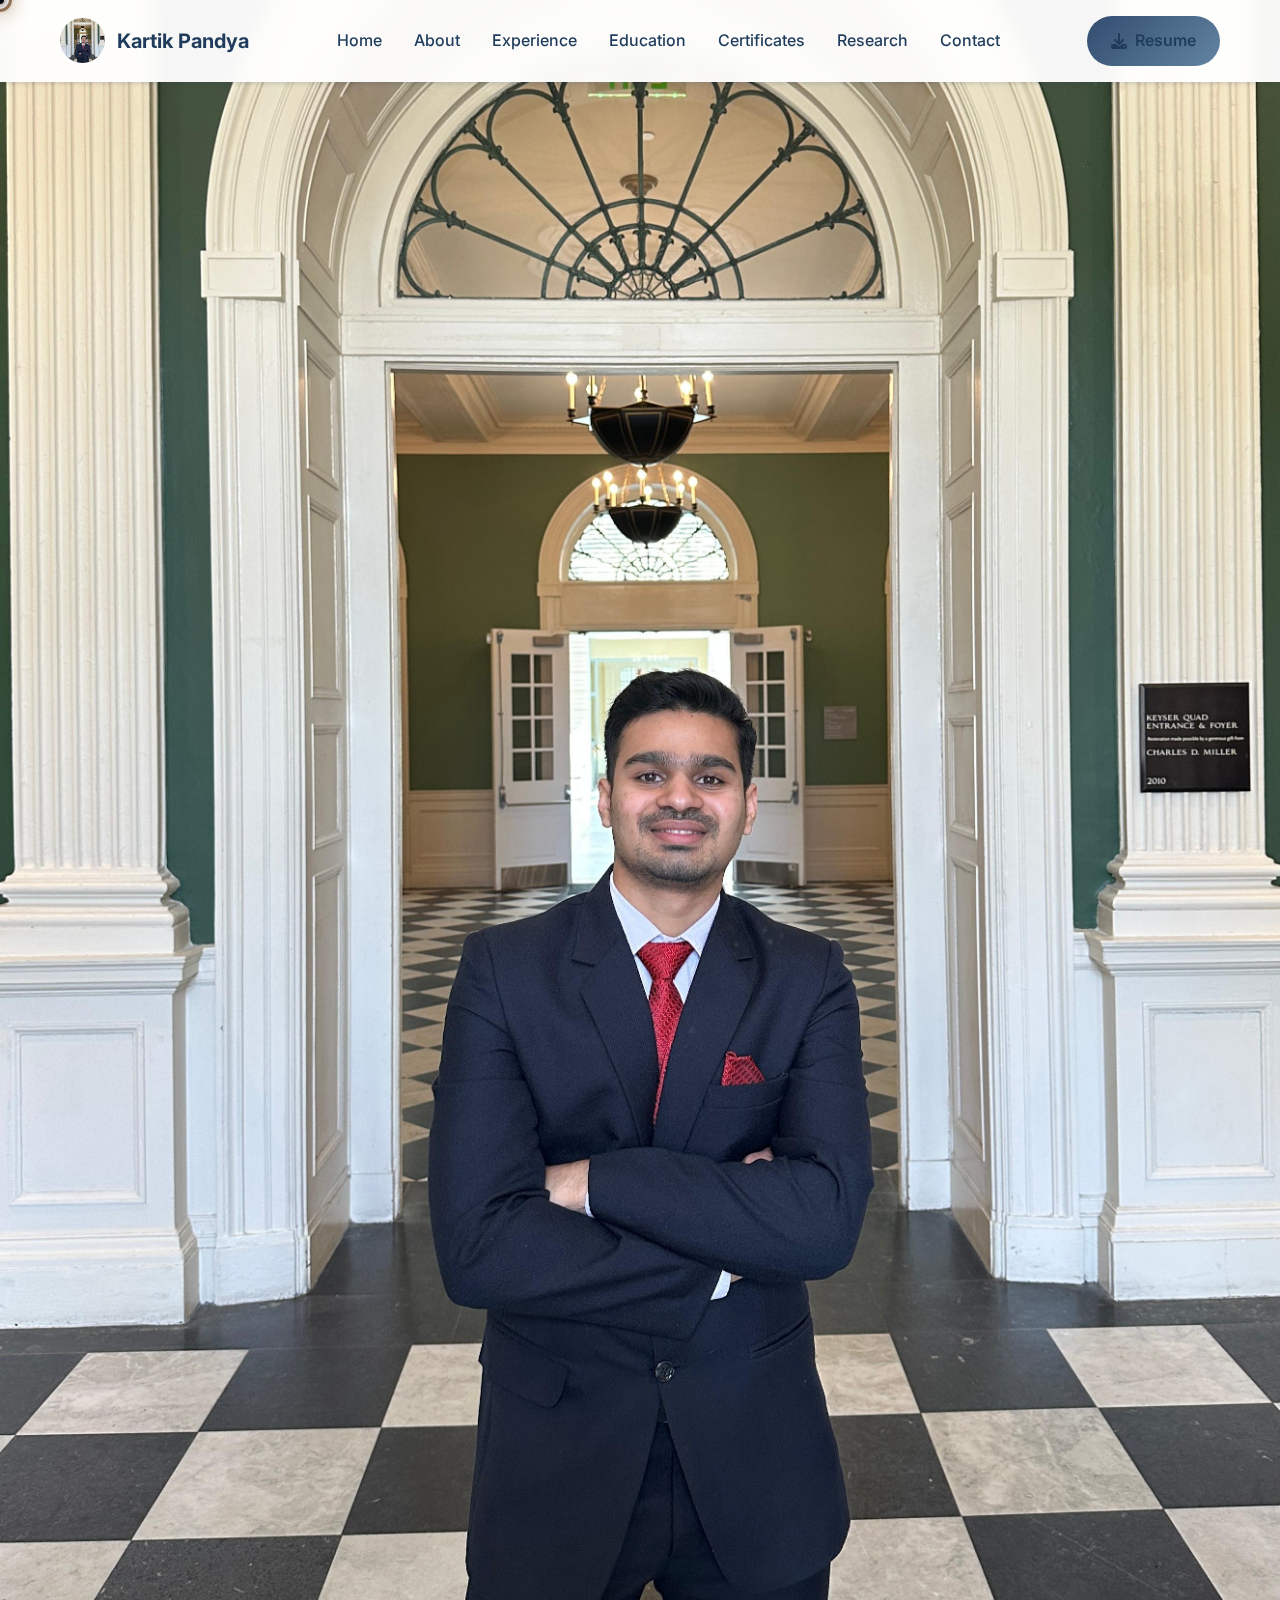
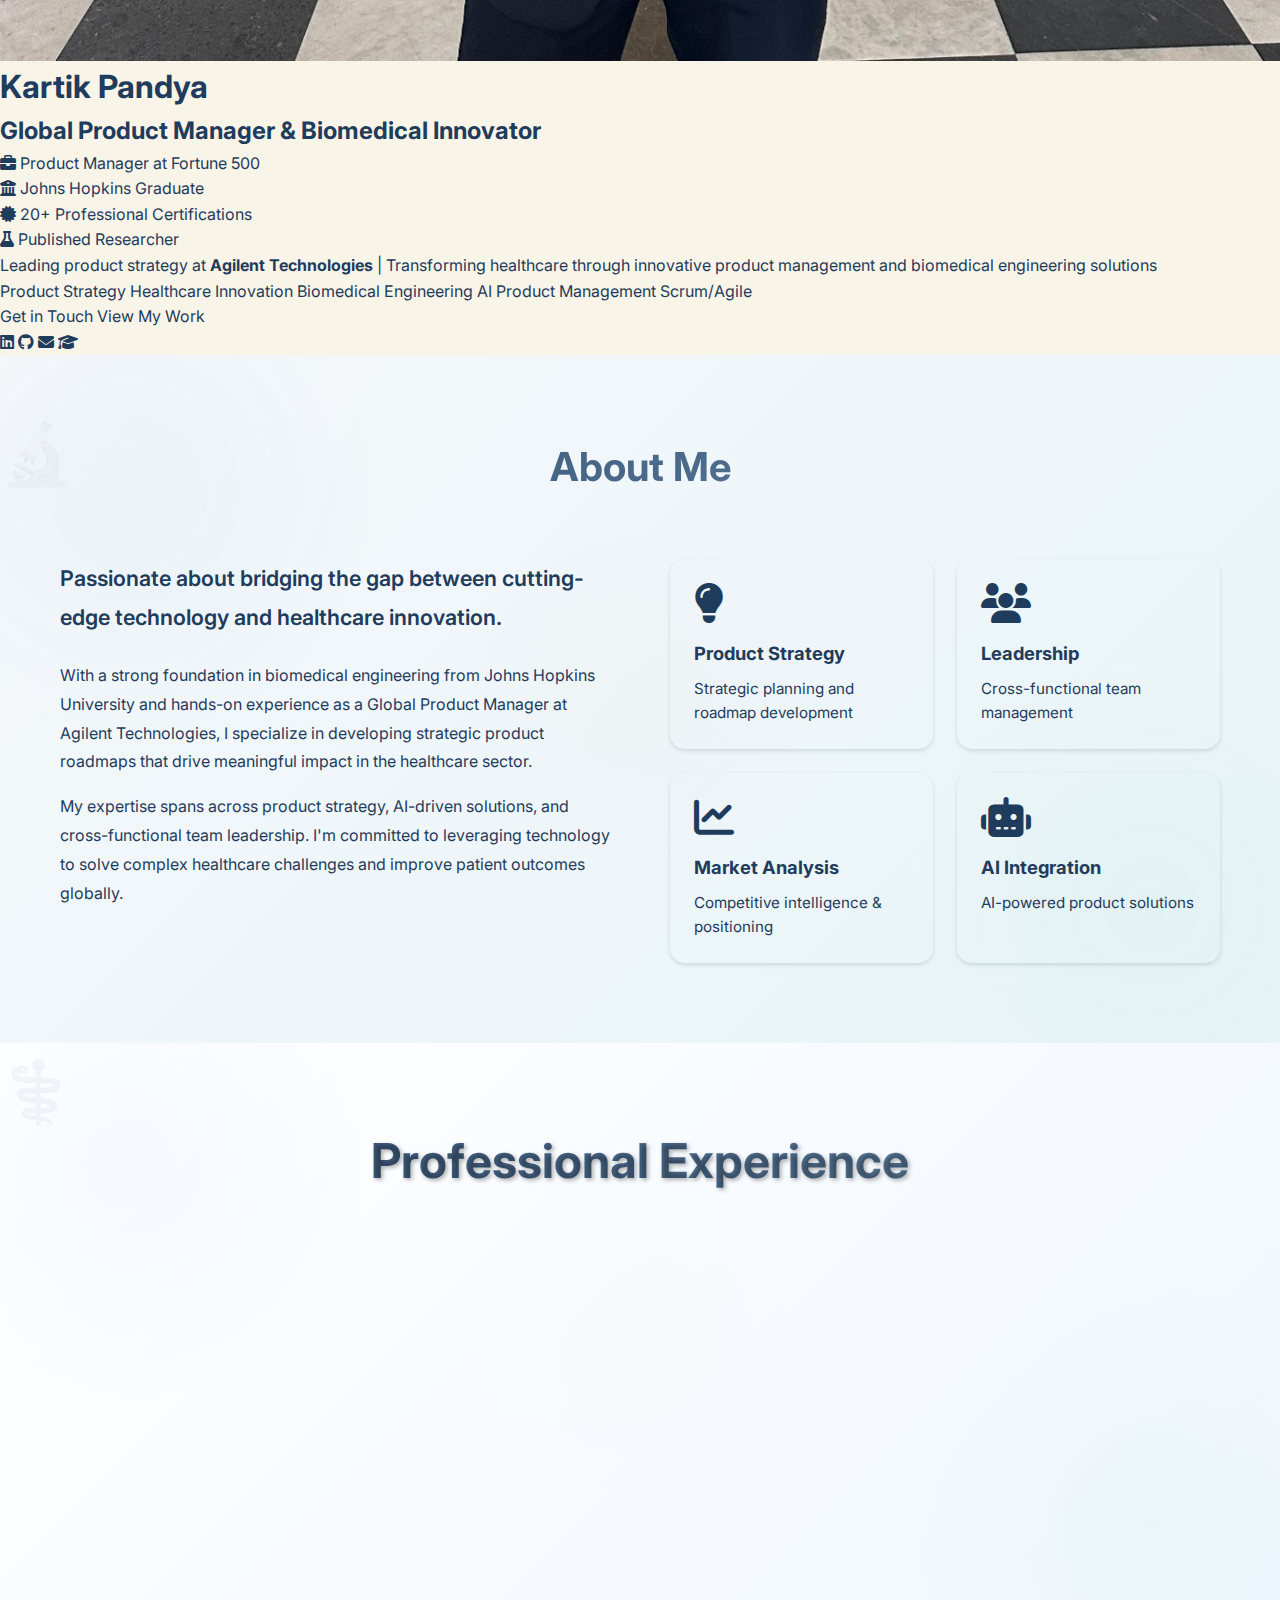
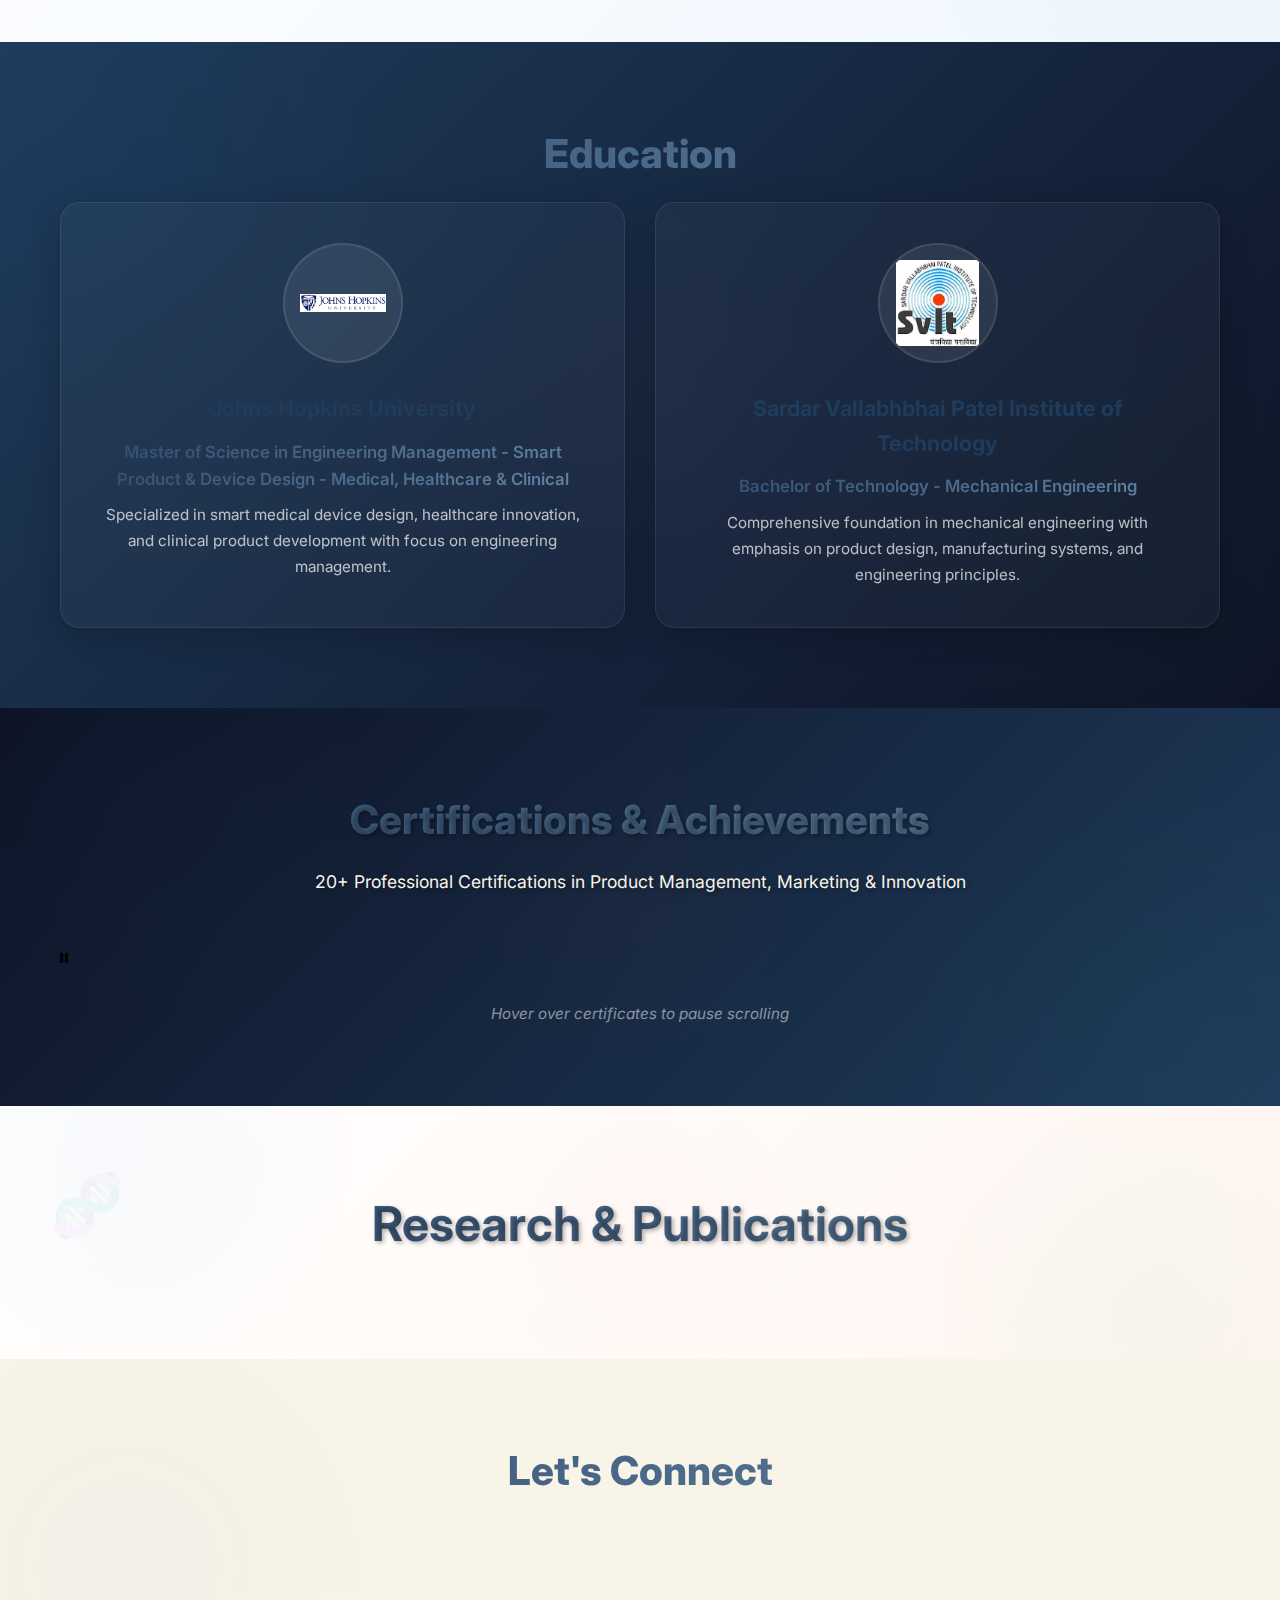
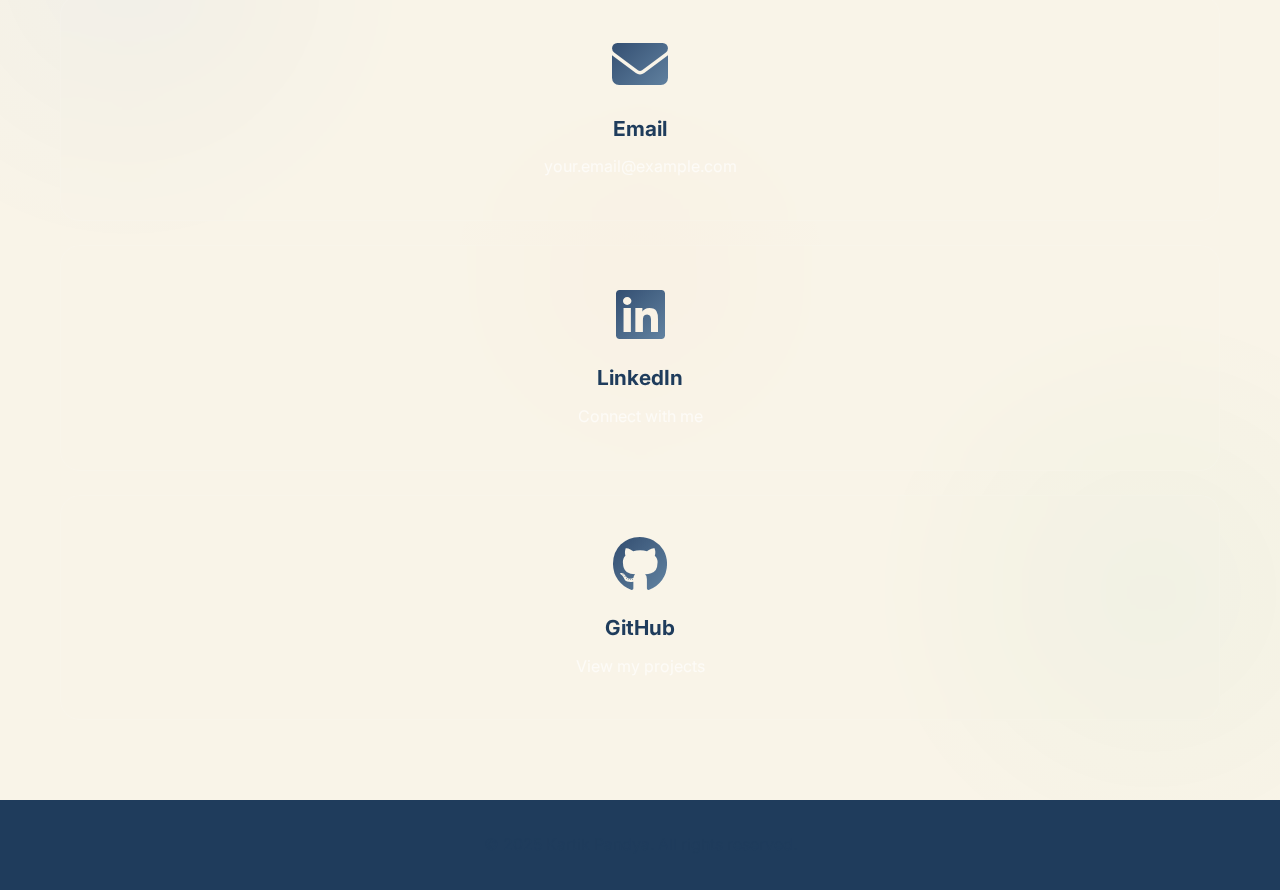
<file: Website/index.html>
<!DOCTYPE html>
<html lang="en">
<head>
    <meta charset="UTF-8">
    <meta name="viewport" content="width=device-width, initial-scale=1.0">
    <title>Kartik Pandya - Product Manager & Biomedical Innovator</title>
    <meta name="description" content="Global Product Manager at Agilent Technologies, Johns Hopkins Graduate, Biomedical Engineer">
    
    <!-- Font Awesome -->
    <link rel="stylesheet" href="https://cdnjs.cloudflare.com/ajax/libs/font-awesome/6.4.0/css/all.min.css">
    
    <!-- Google Fonts -->
    <link href="https://fonts.googleapis.com/css2?family=Inter:wght@300;400;500;600;700;800;900&display=swap" rel="stylesheet">
    
    <!-- Custom CSS -->
    <link rel="stylesheet" href="css/style.css">
</head>
<body>
    <!-- Navigation -->
    <nav class="navbar">
        <div class="container">
            <div class="nav-brand">
                <img src="assets/images/profile.jpg" alt="Kartik Pandya" class="nav-logo-img">
                <span class="nav-name">Kartik Pandya</span>
            </div>
            <button class="mobile-toggle" aria-label="Toggle menu">
                <span></span>
                <span></span>
                <span></span>
            </button>
            <ul class="nav-menu">
                <li><a href="#home" class="nav-link active">Home</a></li>
                <li><a href="#about" class="nav-link">About</a></li>
                <li><a href="#experience" class="nav-link">Experience</a></li>
                <li><a href="#education" class="nav-link">Education</a></li>
                <li><a href="#certificates" class="nav-link">Certificates</a></li>
                <li><a href="#research" class="nav-link">Research</a></li>
                <li><a href="#contact" class="nav-link">Contact</a></li>
            </ul>
            <a href="assets/CV/Kartik Pandya_Global Product Manager_Resume.pdf" class="btn-resume" download>
                <i class="fas fa-download"></i> Resume
            </a>
        </div>
    </nav>

    <!-- Hero Section -->
    <section id="home" class="hero">
        <div class="hero-container">
            <div class="hero-content">
                <!-- Profile Image -->
                <div class="profile-wrapper">
                    <img src="assets/images/profile.jpg" alt="Kartik Pandya" class="profile-img">
                </div>
                
                <h1 class="hero-title">Kartik Pandya</h1>
                <h2 class="hero-subtitle">Global Product Manager & Biomedical Innovator</h2>
                
                <!-- Highlight Tags -->
                <div class="hero-tags">
                    <div class="tag">
                        <i class="fas fa-briefcase"></i>
                        <span>Product Manager at Fortune 500</span>
                    </div>
                    <div class="tag">
                        <i class="fas fa-university"></i>
                        <span>Johns Hopkins Graduate</span>
                    </div>
                    <div class="tag">
                        <i class="fas fa-certificate"></i>
                        <span>20+ Professional Certifications</span>
                    </div>
                    <div class="tag">
                        <i class="fas fa-flask"></i>
                        <span>Published Researcher</span>
                    </div>
                </div>
                
                <p class="hero-description">
                    Leading product strategy at <strong>Agilent Technologies</strong> | Transforming healthcare through innovative product management and biomedical engineering solutions
                </p>
                
                <!-- Expertise Pills -->
                <div class="expertise-pills">
                    <span class="pill">Product Strategy</span>
                    <span class="pill">Healthcare Innovation</span>
                    <span class="pill">Biomedical Engineering</span>
                    <span class="pill">AI Product Management</span>
                    <span class="pill">Scrum/Agile</span>
                </div>
                
                <!-- CTA Buttons -->
                <div class="hero-actions">
                    <a href="#contact" class="btn btn-primary">Get in Touch</a>
                    <a href="#experience" class="btn btn-secondary">View My Work</a>
                </div>
                
                <!-- Social Links -->
                <div class="social-links">
                    <a href="#" class="social-link" aria-label="LinkedIn">
                        <i class="fab fa-linkedin"></i>
                    </a>
                    <a href="#" class="social-link" aria-label="GitHub">
                        <i class="fab fa-github"></i>
                    </a>
                    <a href="#" class="social-link" aria-label="Email">
                        <i class="fas fa-envelope"></i>
                    </a>
                    <a href="#" class="social-link" aria-label="Google Scholar">
                        <i class="fas fa-graduation-cap"></i>
                    </a>
                </div>
            </div>
        </div>
        
        <div class="scroll-indicator">
            <i class="fas fa-chevron-down"></i>
        </div>
    </section>

    <!-- About Section -->
    <section id="about" class="section about-section">
        <div class="container">
            <h2 class="section-title">About Me</h2>
            <div class="about-content">
                <div class="about-text">
                    <p class="lead">
                        Passionate about bridging the gap between cutting-edge technology and healthcare innovation.
                    </p>
                    <p>
                        With a strong foundation in biomedical engineering from Johns Hopkins University and hands-on experience as a Global Product Manager at Agilent Technologies, I specialize in developing strategic product roadmaps that drive meaningful impact in the healthcare sector.
                    </p>
                    <p>
                        My expertise spans across product strategy, AI-driven solutions, and cross-functional team leadership. I'm committed to leveraging technology to solve complex healthcare challenges and improve patient outcomes globally.
                    </p>
                </div>
                <div class="skills-grid">
                    <div class="skill-card">
                        <i class="fas fa-lightbulb"></i>
                        <h3>Product Strategy</h3>
                        <p>Strategic planning and roadmap development</p>
                    </div>
                    <div class="skill-card">
                        <i class="fas fa-users"></i>
                        <h3>Leadership</h3>
                        <p>Cross-functional team management</p>
                    </div>
                    <div class="skill-card">
                        <i class="fas fa-chart-line"></i>
                        <h3>Market Analysis</h3>
                        <p>Competitive intelligence & positioning</p>
                    </div>
                    <div class="skill-card">
                        <i class="fas fa-robot"></i>
                        <h3>AI Integration</h3>
                        <p>AI-powered product solutions</p>
                    </div>
                </div>
            </div>
        </div>
    </section>

    <!-- Experience Section -->
    <section id="experience" class="section experience-section">
        <div class="container">
            <h2 class="section-title">Professional Experience</h2>
            <div class="timeline">
                <div class="timeline-item">
                    <div class="timeline-marker"></div>
                    <div class="timeline-content">
                        <h3>Global Product Manager</h3>
                        <h4>Agilent Technologies</h4>
                        <span class="timeline-date">Current Position</span>
                        <p>Leading product strategy and development for healthcare technology solutions.</p>
                    </div>
                </div>
            </div>
        </div>
    </section>

    <!-- Education Section -->
    <section id="education" class="section education-section">
        <div class="container">
            <h2 class="section-title">Education</h2>
            <div class="education-grid">
                <div class="education-card">
                    <div class="edu-icon">
                        <i class="fas fa-graduation-cap"></i>
                    </div>
                    <h3>Johns Hopkins University</h3>
                    <p class="degree">Biomedical Engineering</p>
                    <p class="year">Graduate Program</p>
                </div>
            </div>
        </div>
    </section>

    <!-- Certificates Section -->
    <section id="certificates" class="section certificates-section">
        <div class="container">
            <h2 class="section-title">Certifications & Achievements</h2>
            <p class="section-subtitle">20+ Professional Certifications in Product Management, Marketing & Innovation</p>
            
            <div class="certificates-container">
                <div class="certificates-track" id="certificates-track">
                    <!-- Certificates will be loaded by JavaScript -->
                </div>
            </div>
            
            <div class="certificates-controls">
                <button class="control-btn" id="pause-btn">
                    <i class="fas fa-pause"></i>
                </button>
                <p class="certificates-hint">Hover over certificates to pause scrolling</p>
            </div>
        </div>
    </section>

    <!-- Research Section -->
    <section id="research" class="section research-section">
        <div class="container">
            <h2 class="section-title">Research & Publications</h2>
            <div class="research-grid" id="research-grid">
                <!-- Research papers will be loaded by JavaScript -->
            </div>
        </div>
    </section>

    <!-- Contact Section -->
    <section id="contact" class="section contact-section">
        <div class="container">
            <h2 class="section-title">Let's Connect</h2>
            <p class="section-subtitle">Interested in collaboration or have a project in mind? Let's talk!</p>
            
            <div class="contact-info">
                <a href="mailto:your.email@example.com" class="contact-card">
                    <i class="fas fa-envelope"></i>
                    <h3>Email</h3>
                    <p>your.email@example.com</p>
                </a>
                <a href="#" class="contact-card">
                    <i class="fab fa-linkedin"></i>
                    <h3>LinkedIn</h3>
                    <p>Connect with me</p>
                </a>
                <a href="#" class="contact-card">
                    <i class="fab fa-github"></i>
                    <h3>GitHub</h3>
                    <p>View my projects</p>
                </a>
            </div>
        </div>
    </section>

    <!-- Footer -->
    <footer class="footer">
        <div class="container">
            <p>&copy; 2025 Kartik Pandya. All rights reserved.</p>
        </div>
    </footer>

    <!-- Back to Top -->
    <button class="back-to-top" id="backToTop" aria-label="Back to top">
        <i class="fas fa-arrow-up"></i>
    </button>

    <!-- Custom JavaScript -->
    <script src="js/script.js"></script>
</body>
</html>
</file>
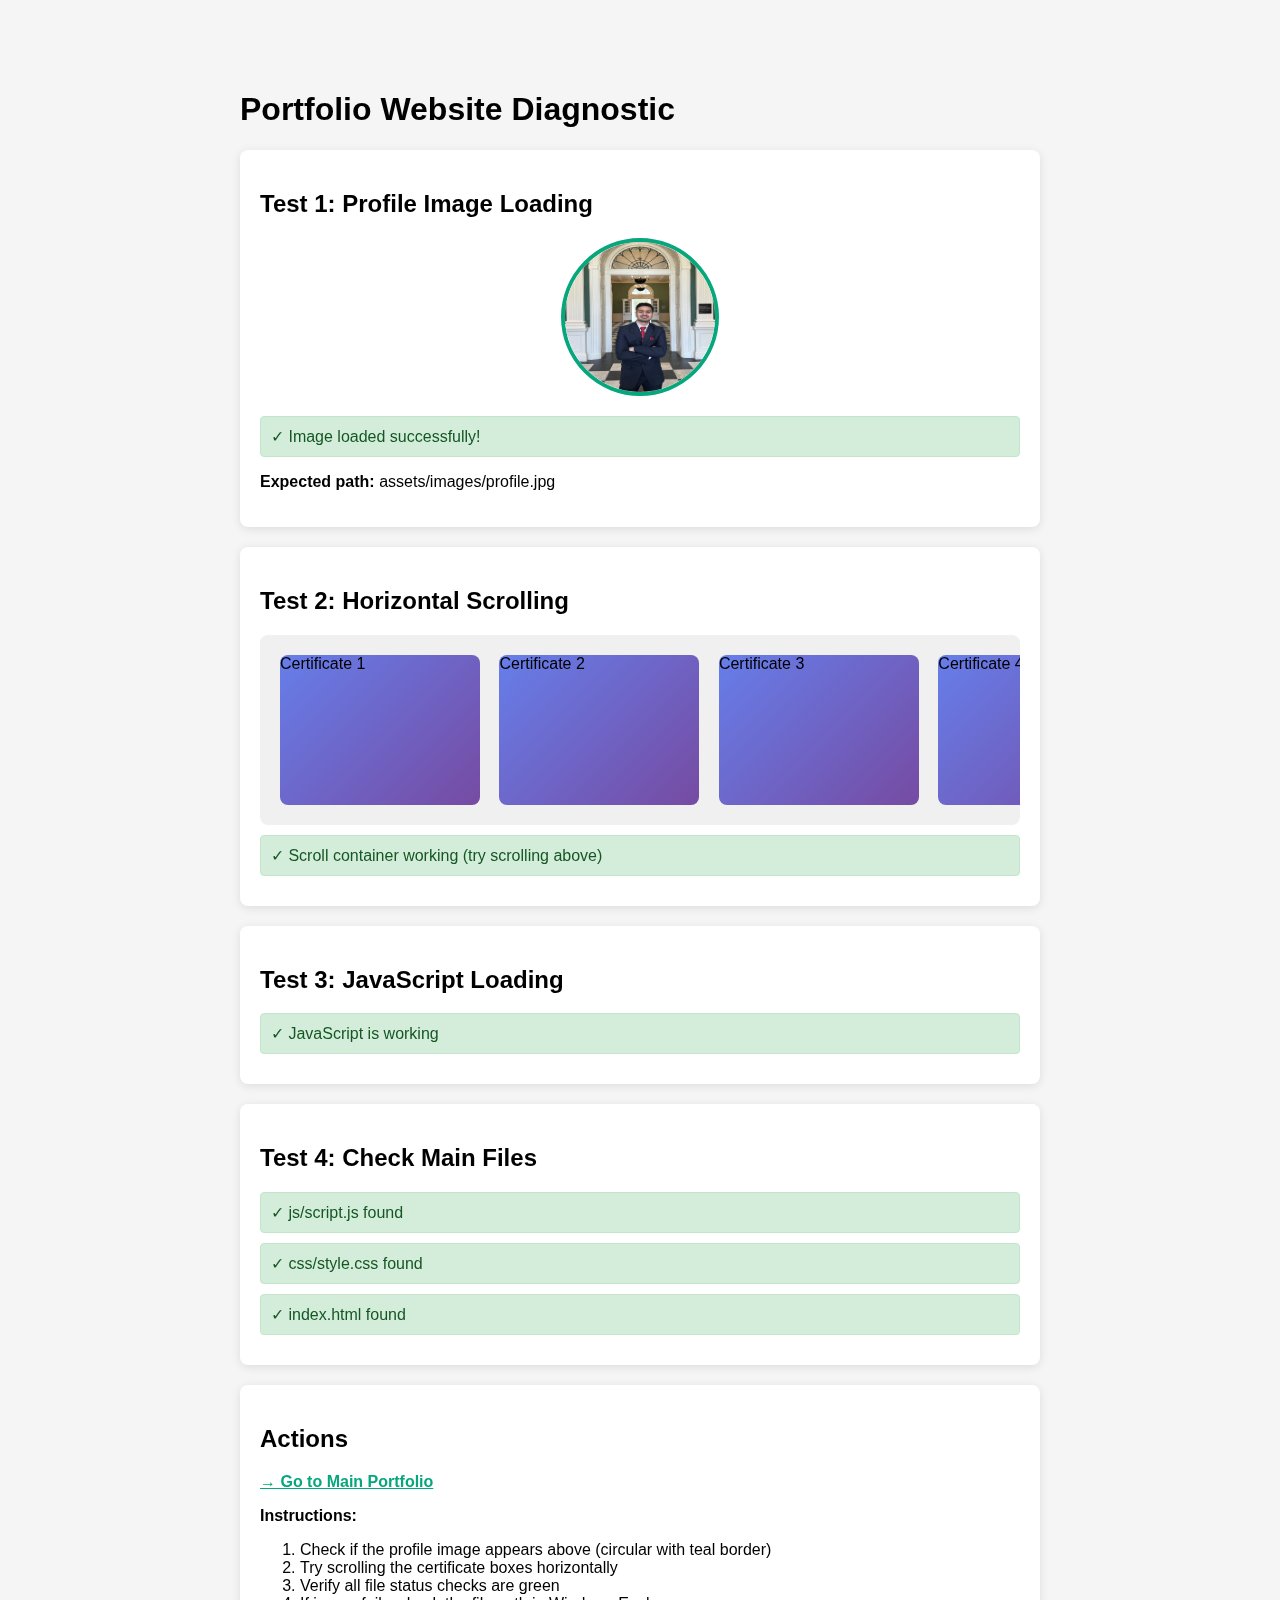
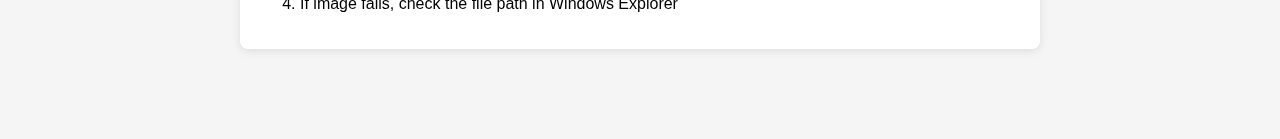
<file: diagnostic.html>
<!DOCTYPE html>
<html lang="en">
<head>
    <meta charset="UTF-8">
    <meta name="viewport" content="width=device-width, initial-scale=1.0">
    <title>Diagnostic Test</title>
    <style>
        body {
            font-family: Arial, sans-serif;
            max-width: 800px;
            margin: 50px auto;
            padding: 20px;
            background: #f5f5f5;
        }
        .test-section {
            background: white;
            padding: 20px;
            margin: 20px 0;
            border-radius: 8px;
            box-shadow: 0 2px 10px rgba(0,0,0,0.1);
        }
        .test-image {
            width: 150px;
            height: 150px;
            border-radius: 50%;
            border: 4px solid #06a77d;
            display: block;
            margin: 20px auto;
        }
        .scroll-container {
            overflow-x: auto;
            white-space: nowrap;
            padding: 20px;
            background: #f0f0f0;
            border-radius: 8px;
        }
        .scroll-item {
            display: inline-block;
            width: 200px;
            height: 150px;
            margin-right: 15px;
            background: linear-gradient(135deg, #667eea 0%, #764ba2 100%);
            border-radius: 8px;
            vertical-align: top;
        }
        .status {
            padding: 10px;
            margin: 10px 0;
            border-radius: 4px;
        }
        .success {
            background: #d4edda;
            color: #155724;
            border: 1px solid #c3e6cb;
        }
        .error {
            background: #f8d7da;
            color: #721c24;
            border: 1px solid #f5c6cb;
        }
    </style>
</head>
<body>
    <h1>Portfolio Website Diagnostic</h1>
    
    <div class="test-section">
        <h2>Test 1: Profile Image Loading</h2>
        <img src="assets/images/profile.jpg" 
             alt="Profile" 
             class="test-image"
             onload="document.getElementById('img-status').className='status success'; document.getElementById('img-status').textContent='✓ Image loaded successfully!'"
             onerror="document.getElementById('img-status').className='status error'; document.getElementById('img-status').textContent='✗ Image failed to load. Check file path.'">
        <div id="img-status" class="status">Loading image...</div>
        <p><strong>Expected path:</strong> assets/images/profile.jpg</p>
    </div>
    
    <div class="test-section">
        <h2>Test 2: Horizontal Scrolling</h2>
        <div class="scroll-container">
            <div class="scroll-item">Certificate 1</div>
            <div class="scroll-item">Certificate 2</div>
            <div class="scroll-item">Certificate 3</div>
            <div class="scroll-item">Certificate 4</div>
            <div class="scroll-item">Certificate 5</div>
        </div>
        <div class="status success">✓ Scroll container working (try scrolling above)</div>
    </div>
    
    <div class="test-section">
        <h2>Test 3: JavaScript Loading</h2>
        <div id="js-status" class="status">Checking...</div>
        <script>
            document.getElementById('js-status').className = 'status success';
            document.getElementById('js-status').textContent = '✓ JavaScript is working';
        </script>
    </div>
    
    <div class="test-section">
        <h2>Test 4: Check Main Files</h2>
        <div id="files-status">
            <p>Checking required files...</p>
        </div>
    </div>
    
    <script>
        // Test if main files exist
        const files = [
            'css/style.css',
            'js/script.js',
            'index.html'
        ];
        
        let filesHTML = '';
        files.forEach(file => {
            fetch(file)
                .then(response => {
                    if (response.ok) {
                        filesHTML += `<div class="status success">✓ ${file} found</div>`;
                    } else {
                        filesHTML += `<div class="status error">✗ ${file} not found</div>`;
                    }
                    document.getElementById('files-status').innerHTML = filesHTML;
                })
                .catch(err => {
                    filesHTML += `<div class="status error">✗ ${file} error: ${err.message}</div>`;
                    document.getElementById('files-status').innerHTML = filesHTML;
                });
        });
    </script>
    
    <div class="test-section">
        <h2>Actions</h2>
        <p><a href="index.html" style="color: #06a77d; font-weight: bold;">→ Go to Main Portfolio</a></p>
        <p><strong>Instructions:</strong></p>
        <ol>
            <li>Check if the profile image appears above (circular with teal border)</li>
            <li>Try scrolling the certificate boxes horizontally</li>
            <li>Verify all file status checks are green</li>
            <li>If image fails, check the file path in Windows Explorer</li>
        </ol>
    </div>
</body>
</html>
</file>
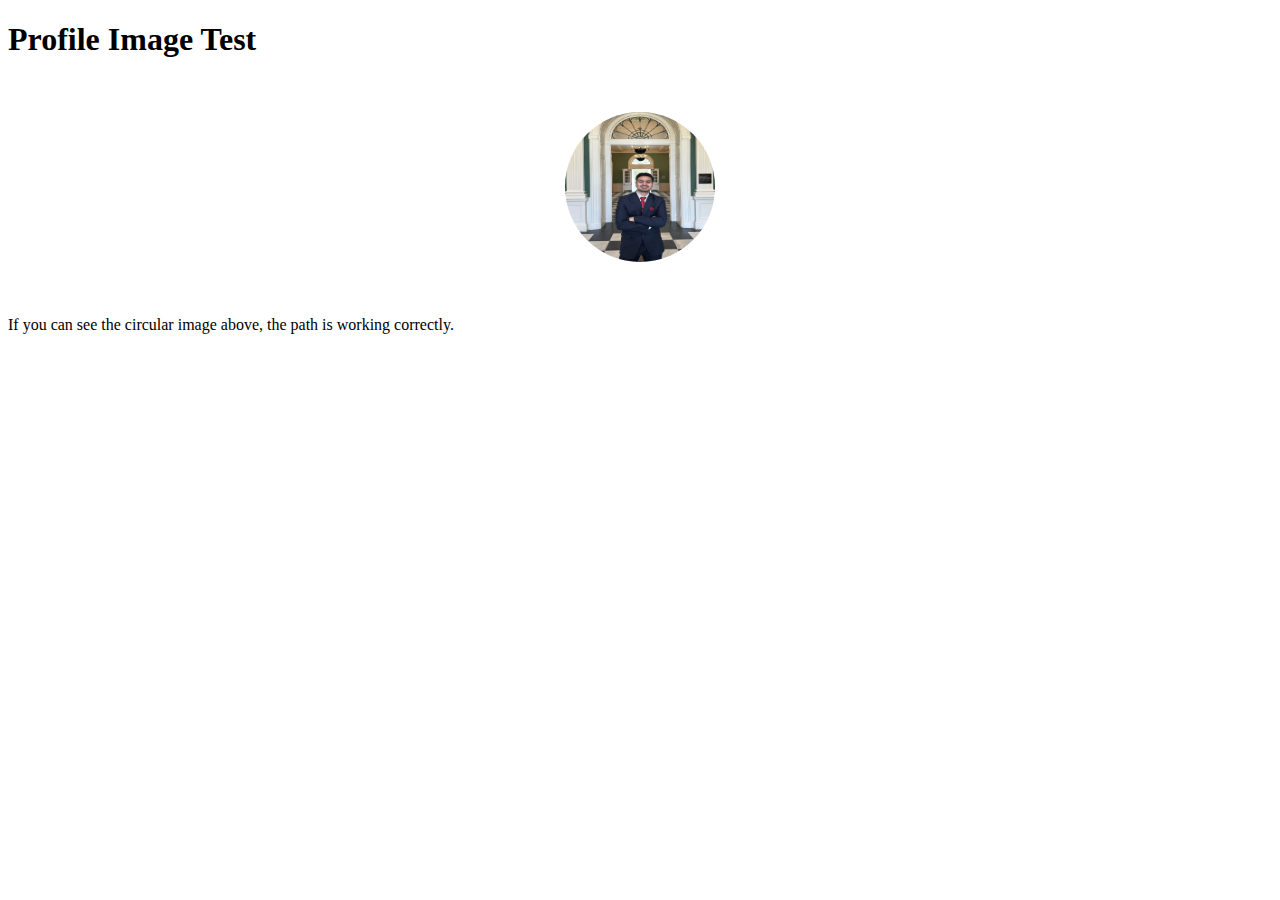
<file: test-image.html>
<!DOCTYPE html>
<html>
<head>
    <title>Image Test</title>
    <style>
        .test-image {
            width: 150px;
            height: 150px;
            border-radius: 50%;
            border: 4px solid #fff;
            display: block;
            margin: 50px auto;
        }
    </style>
</head>
<body>
    <h1>Profile Image Test</h1>
    <img src="assets/images/profile.jpg" alt="Profile Test" class="test-image">
    <p>If you can see the circular image above, the path is working correctly.</p>
</body>
</html>
</file>
<file: Website/css/style.css>
/* ===== MODERN PORTFOLIO WEBSITE CSS ===== */
/* ===== LIFE SCIENCES & BIOTECH INNOVATION PROFESSIONAL THEME ===== */

/* ===== SMOOTH SCROLLING ===== */
html {
    scroll-behavior: smooth;
    scroll-padding-top: 80px;
}

/* ===== LOADING SCREEN ===== */
.loading-screen {
    position: fixed;
    top: 0;
    left: 0;
    width: 100%;
    height: 100%;
    background: linear-gradient(135deg, #1F3C5C 0%, #314C6F 50%, #6384A2 100%);
    display: flex;
    flex-direction: column;
    justify-content: center;
    align-items: center;
    z-index: 999999;
    transition: opacity 0.8s ease, visibility 0.8s ease;
}

body:not(.loading) .loading-screen {
    opacity: 0;
    visibility: hidden;
    pointer-events: none;
}

.dna-loader {
    position: relative;
    width: 100px;
    height: 100px;
    margin-bottom: 30px;
}

.helix-strand {
    position: absolute;
    width: 100%;
    height: 100%;
    border: 4px solid transparent;
    border-radius: 50%;
    animation: rotateHelix 2s linear infinite;
}

.strand-1 {
    border-top-color: var(--cream-light);
    border-bottom-color: var(--cream-light);
    animation-delay: 0s;
}

.strand-2 {
    border-left-color: var(--blue-secondary);
    border-right-color: var(--blue-secondary);
    animation-delay: -1s;
}

@keyframes rotateHelix {
    0% {
        transform: rotate(0deg) scale(1);
    }
    50% {
        transform: rotate(180deg) scale(1.1);
    }
    100% {
        transform: rotate(360deg) scale(1);
    }
}

.loading-text {
    color: var(--cream-light);
    font-size: 2rem;
    font-weight: 700;
    margin-bottom: 10px;
    letter-spacing: 2px;
    text-shadow: 0 0 20px rgba(249, 244, 232, 0.5);
}

.loading-tagline {
    color: var(--blue-secondary);
    font-size: 1rem;
    font-weight: 400;
    margin-bottom: 30px;
    letter-spacing: 1px;
}

.loading-progress {
    width: 300px;
    height: 4px;
    background: rgba(249, 244, 232, 0.2);
    border-radius: 2px;
    overflow: hidden;
    position: relative;
}

.progress-bar {
    height: 100%;
    background: linear-gradient(90deg, var(--cream-light), var(--blue-secondary), var(--cream-light));
    background-size: 200% 100%;
    border-radius: 2px;
    width: 0%;
    transition: width 0.3s ease;
    animation: shimmer 1.5s infinite;
}

@keyframes shimmer {
    0% {
        background-position: -100% 0;
    }
    100% {
        background-position: 100% 0;
    }
}

/* ===== SCROLL PROGRESS BAR ===== */
.scroll-progress-container {
    position: fixed;
    top: 0;
    left: 0;
    width: 100%;
    height: 4px;
    background: rgba(31, 60, 92, 0.3);
    z-index: 999998;
    backdrop-filter: blur(10px);
}

.scroll-progress-bar {
    height: 100%;
    background: linear-gradient(90deg, var(--navy-primary), var(--blue-secondary), var(--cream-light));
    background-size: 200% 100%;
    width: 0%;
    transition: width 0.1s ease-out;
    box-shadow: 0 0 20px rgba(99, 132, 162, 0.8);
    animation: progressGlow 2s ease-in-out infinite;
}

@keyframes progressGlow {
    0%, 100% {
        filter: brightness(1);
    }
    50% {
        filter: brightness(1.3);
    }
}

/* ===== DARK MODE TOGGLE ===== */
.theme-toggle {
    position: fixed;
    top: 20px;
    right: 20px;
    width: 60px;
    height: 60px;
    background: rgba(249, 244, 232, 0.1);
    backdrop-filter: blur(20px) saturate(180%);
    border: 2px solid rgba(249, 244, 232, 0.3);
    border-radius: 50%;
    display: flex;
    justify-content: center;
    align-items: center;
    cursor: pointer;
    z-index: 99999;
    transition: all 0.4s cubic-bezier(0.4, 0, 0.2, 1);
    box-shadow: 0 8px 32px rgba(31, 60, 92, 0.37);
}

.theme-toggle:hover {
    transform: translateY(-5px) scale(1.05);
    background: rgba(249, 244, 232, 0.2);
    border-color: var(--cream-light);
    box-shadow: 0 12px 48px rgba(99, 132, 162, 0.5),
                0 0 40px rgba(249, 244, 232, 0.3);
}

.theme-icon {
    font-size: 1.8rem;
    transition: all 0.4s cubic-bezier(0.4, 0, 0.2, 1);
}

.theme-toggle .sun-icon {
    display: none;
    color: var(--cream-light);
}

.theme-toggle .moon-icon {
    display: block;
    color: var(--cream-light);
}

[data-theme="dark"] .theme-toggle .sun-icon {
    display: block;
}

[data-theme="dark"] .theme-toggle .moon-icon {
    display: none;
}

.theme-toggle:active {
    transform: scale(0.95);
}

/* Dark Mode Color Variables */
[data-theme="dark"] {
    --cream-light: #1F3C5C;
    --cream-medium: #314C6F;
    --navy-primary: #F9F4E8;
    --blue-secondary: #B8C6DB;
    --navy-dark: #F4EBDE;
    --text-primary: #F9F4E8;
    --text-secondary: #E8DFD0;
    --text-muted: #B8C6DB;
    --text-dark: #F9F4E8;
    --text-navy: #E8DFD0;
    --dark-bg: #0A1929;
    --darker-bg: #000814;
    --light-bg: #1F3C5C;
    --card-bg: #314C6F;
    --gradient: linear-gradient(135deg, #F9F4E8 0%, #B8C6DB 100%);
    --gradient-alt: linear-gradient(135deg, #F4EBDE 0%, #F9F4E8 50%, #B8C6DB 100%);
    --gradient-warm: linear-gradient(135deg, #B8C6DB 0%, #F9F4E8 100%);
    --gradient-cream: linear-gradient(135deg, #1F3C5C 0%, #314C6F 100%);
}

[data-theme="dark"] body {
    background: var(--dark-bg);
    color: var(--text-primary);
    transition: background-color 0.6s ease, color 0.6s ease;
}

/* ===== PHASE 2: PERFORMANCE & VISUAL ENHANCEMENTS ===== */

/* Lazy Loading Images */
img[data-src] {
    opacity: 0;
    transition: opacity 0.5s ease;
}

img.loaded {
    opacity: 1;
}

/* Ripple Effect */
.ripple-effect {
    position: absolute;
    border-radius: 50%;
    background: rgba(249, 244, 232, 0.6);
    transform: scale(0);
    animation: ripple-animation 0.6s ease-out;
    pointer-events: none;
}

@keyframes ripple-animation {
    to {
        transform: scale(4);
        opacity: 0;
    }
}

/* Elements that need ripple effect positioning */
.btn, .cta-button, .project-card, .research-card, .cert-item, button, .nav-link {
    position: relative;
    overflow: hidden;
}

/* Scroll-Triggered Fade-in Animation */
.fade-in-up {
    animation: fadeInUp 0.8s ease forwards;
}

@keyframes fadeInUp {
    from {
        opacity: 0;
        transform: translateY(30px);
    }
    to {
        opacity: 1;
        transform: translateY(0);
    }
}

/* DNA Section Dividers */
.section-divider {
    width: 100%;
    height: 100px;
    position: relative;
    overflow: hidden;
    display: flex;
    justify-content: center;
    align-items: center;
    margin: 60px 0;
}

.dna-helix-divider {
    width: 100%;
    height: 100%;
}

.helix-strand-1, .helix-strand-2 {
    fill: none;
    stroke-width: 2;
    opacity: 0.4;
}

.helix-strand-1 {
    stroke: var(--navy-primary);
    animation: pulse-strand-1 3s ease-in-out infinite;
}

.helix-strand-2 {
    stroke: var(--blue-secondary);
    animation: pulse-strand-2 3s ease-in-out infinite 1.5s;
}

@keyframes pulse-strand-1 {
    0%, 100% {
        opacity: 0.4;
        stroke-width: 2;
    }
    50% {
        opacity: 0.8;
        stroke-width: 3;
    }
}

@keyframes pulse-strand-2 {
    0%, 100% {
        opacity: 0.3;
        stroke-width: 2;
    }
    50% {
        opacity: 0.7;
        stroke-width: 3;
    }
}

.dna-base-pair {
    fill: var(--blue-secondary);
    opacity: 0.5;
    animation: pulse-base 2s ease-in-out infinite;
}

@keyframes pulse-base {
    0%, 100% {
        opacity: 0.3;
    }
    50% {
        opacity: 0.7;
    }
}

/* Enhanced Glassmorphism */
.glass-card {
    background: rgba(249, 244, 232, 0.1);
    backdrop-filter: blur(20px) saturate(180%);
    -webkit-backdrop-filter: blur(20px) saturate(180%);
    border: 1px solid rgba(249, 244, 232, 0.18);
    box-shadow: 0 8px 32px rgba(31, 60, 92, 0.37);
    border-radius: 15px;
    transition: all 0.3s ease;
}

.glass-card:hover {
    background: rgba(249, 244, 232, 0.15);
    border-color: rgba(249, 244, 232, 0.3);
    box-shadow: 0 12px 48px rgba(31, 60, 92, 0.5);
    transform: translateY(-5px);
}

[data-theme="dark"] .glass-card {
    background: rgba(31, 60, 92, 0.2);
    border: 1px solid rgba(99, 132, 162, 0.3);
    box-shadow: 0 8px 32px rgba(0, 0, 0, 0.5);
}

[data-theme="dark"] .glass-card:hover {
    background: rgba(31, 60, 92, 0.3);
    border-color: rgba(99, 132, 162, 0.5);
}

/* Tooltip Enhancement */
[data-tooltip] {
    position: relative;
    cursor: pointer;
}

[data-tooltip]::after {
    content: attr(data-tooltip);
    position: absolute;
    bottom: 100%;
    left: 50%;
    transform: translateX(-50%) translateY(-10px);
    background: rgba(31, 60, 92, 0.95);
    backdrop-filter: blur(10px);
    color: var(--cream-light);
    padding: 8px 12px;
    border-radius: 8px;
    font-size: 14px;
    white-space: nowrap;
    opacity: 0;
    pointer-events: none;
    transition: all 0.3s ease;
    z-index: 1000;
    border: 1px solid rgba(249, 244, 232, 0.2);
}

[data-tooltip]:hover::after {
    opacity: 1;
    transform: translateX(-50%) translateY(-5px);
}

/* ===== IMPACT METRICS DASHBOARD ===== */
.impact-metrics-section {
    background: linear-gradient(135deg, #1F3C5C 0%, #314C6F 50%, #6384A2 100%);
    padding: 100px 0;
    position: relative;
    overflow: hidden;
}

.impact-metrics-section::before {
    content: '';
    position: absolute;
    top: 0;
    left: 0;
    right: 0;
    bottom: 0;
    background: url('data:image/svg+xml,<svg width="100" height="100" xmlns="http://www.w3.org/2000/svg"><circle cx="50" cy="50" r="1" fill="rgba(249,244,232,0.1)"/></svg>') repeat;
    opacity: 0.3;
    pointer-events: none;
}

.metrics-grid {
    display: grid;
    grid-template-columns: repeat(auto-fit, minmax(280px, 1fr));
    gap: 30px;
    margin-top: 50px;
    position: relative;
    z-index: 1;
}

.metric-card {
    padding: 40px 30px;
    text-align: center;
    transition: all 0.4s cubic-bezier(0.4, 0, 0.2, 1);
    cursor: pointer;
    position: relative;
    overflow: hidden;
}

.metric-card::before {
    content: '';
    position: absolute;
    top: 0;
    left: 0;
    right: 0;
    bottom: 0;
    background: linear-gradient(135deg, rgba(249, 244, 232, 0) 0%, rgba(249, 244, 232, 0.1) 100%);
    opacity: 0;
    transition: opacity 0.4s ease;
}

.metric-card:hover::before {
    opacity: 1;
}

.metric-card:hover {
    transform: translateY(-10px) scale(1.02);
    box-shadow: 0 20px 60px rgba(0, 0, 0, 0.5),
                0 0 40px rgba(249, 244, 232, 0.3);
}

.metric-icon {
    width: 80px;
    height: 80px;
    margin: 0 auto 25px;
    background: rgba(249, 244, 232, 0.1);
    border-radius: 50%;
    display: flex;
    align-items: center;
    justify-content: center;
    font-size: 2.5rem;
    color: var(--cream-light);
    transition: all 0.4s ease;
    position: relative;
}

.metric-icon::after {
    content: '';
    position: absolute;
    inset: -5px;
    border-radius: 50%;
    background: linear-gradient(135deg, var(--cream-light), var(--blue-secondary));
    opacity: 0;
    transition: opacity 0.4s ease;
    z-index: -1;
    filter: blur(15px);
}

.metric-card:hover .metric-icon {
    transform: scale(1.1) rotate(10deg);
    background: rgba(249, 244, 232, 0.2);
}

.metric-card:hover .metric-icon::after {
    opacity: 0.6;
}

.metric-value {
    font-size: 3rem;
    font-weight: 800;
    color: var(--cream-light);
    margin-bottom: 10px;
    line-height: 1;
    text-shadow: 0 4px 10px rgba(0, 0, 0, 0.3);
    font-family: 'Poppins', sans-serif;
}

.metric-percent {
    font-size: 2rem;
    font-weight: 700;
}

.metric-label {
    font-size: 1.25rem;
    font-weight: 600;
    color: var(--cream-light);
    margin-bottom: 5px;
    text-transform: uppercase;
    letter-spacing: 1px;
}

.metric-sublabel {
    font-size: 0.9rem;
    color: var(--blue-secondary);
    font-weight: 400;
}

/* Counter Animation Class */
.counting {
    animation: pulse-counter 0.3s ease;
}

@keyframes pulse-counter {
    0%, 100% {
        transform: scale(1);
    }
    50% {
        transform: scale(1.05);
    }
}

/* Dark Mode Adjustments */
[data-theme="dark"] .impact-metrics-section {
    background: linear-gradient(135deg, #000814 0%, #0A1929 50%, #1F3C5C 100%);
}

/* Responsive */
@media (max-width: 768px) {
    .metrics-grid {
        grid-template-columns: repeat(auto-fit, minmax(250px, 1fr));
        gap: 20px;
    }
    
    .metric-card {
        padding: 30px 20px;
    }
    
    .metric-value {
        font-size: 2.5rem;
    }
    
    .metric-icon {
        width: 60px;
        height: 60px;
        font-size: 2rem;
    }
}

/* ===== TESTIMONIALS SECTION ===== */
.testimonials-section {
    padding: 100px 0;
    background: var(--light-bg);
    position: relative;
}

.testimonials-carousel {
    position: relative;
    max-width: 900px;
    margin: 60px auto 40px;
    padding: 0 80px;
}

.testimonials-track {
    position: relative;
    overflow: hidden;
}

.testimonial-card {
    padding: 50px;
    min-height: 400px;
    display: none;
    opacity: 0;
    transform: translateX(50px);
    transition: all 0.6s cubic-bezier(0.4, 0, 0.2, 1);
}

.testimonial-card.active {
    display: block;
    opacity: 1;
    transform: translateX(0);
}

.testimonial-stars {
    display: flex;
    justify-content: center;
    gap: 8px;
    margin-bottom: 30px;
    font-size: 1.5rem;
    color: #FFD700;
    filter: drop-shadow(0 2px 4px rgba(255, 215, 0, 0.3));
}

.testimonial-text {
    font-size: 1.25rem;
    line-height: 1.8;
    color: var(--text-navy);
    text-align: center;
    margin-bottom: 40px;
    font-style: italic;
    position: relative;
}

.testimonial-text::before {
    content: '"';
    font-size: 4rem;
    color: var(--blue-secondary);
    opacity: 0.3;
    position: absolute;
    top: -20px;
    left: -10px;
    font-family: Georgia, serif;
}

.testimonial-author {
    display: flex;
    align-items: center;
    justify-content: center;
    gap: 20px;
}

.author-avatar {
    width: 70px;
    height: 70px;
    border-radius: 50%;
    background: linear-gradient(135deg, var(--navy-primary), var(--blue-secondary));
    display: flex;
    align-items: center;
    justify-content: center;
    font-size: 3rem;
    color: var(--cream-light);
    box-shadow: 0 4px 15px rgba(49, 76, 111, 0.3);
}

.author-info {
    text-align: left;
}

.author-name {
    font-size: 1.25rem;
    font-weight: 700;
    color: var(--navy-primary);
    margin-bottom: 5px;
}

.author-title {
    font-size: 1rem;
    color: var(--blue-secondary);
    font-weight: 500;
}

.carousel-btn {
    position: absolute;
    top: 50%;
    transform: translateY(-50%);
    width: 50px;
    height: 50px;
    border-radius: 50%;
    background: rgba(49, 76, 111, 0.1);
    backdrop-filter: blur(10px);
    border: 2px solid var(--navy-primary);
    color: var(--navy-primary);
    font-size: 1.25rem;
    cursor: pointer;
    transition: all 0.3s ease;
    z-index: 10;
    display: flex;
    align-items: center;
    justify-content: center;
}

.carousel-btn:hover {
    background: var(--navy-primary);
    color: var(--cream-light);
    transform: translateY(-50%) scale(1.1);
}

.prev-btn {
    left: 0;
}

.next-btn {
    right: 0;
}

.carousel-indicators {
    display: flex;
    justify-content: center;
    gap: 12px;
    margin-top: 30px;
}

.indicator {
    width: 12px;
    height: 12px;
    border-radius: 50%;
    background: var(--blue-secondary);
    opacity: 0.3;
    cursor: pointer;
    transition: all 0.3s ease;
}

.indicator.active {
    opacity: 1;
    background: var(--navy-primary);
    transform: scale(1.3);
}

.indicator:hover {
    opacity: 0.7;
    transform: scale(1.2);
}

/* Dark Mode */
[data-theme="dark"] .testimonials-section {
    background: var(--darker-bg);
}

[data-theme="dark"] .testimonial-text {
    color: var(--text-primary);
}

[data-theme="dark"] .author-name {
    color: var(--cream-light);
}

/* Responsive */
@media (max-width: 768px) {
    .testimonials-carousel {
        padding: 0 60px;
    }
    
    .testimonial-card {
        padding: 30px 20px;
        min-height: 450px;
    }
    
    .testimonial-text {
        font-size: 1.1rem;
    }
    
    .carousel-btn {
        width: 40px;
        height: 40px;
        font-size: 1rem;
    }
    
    .author-avatar {
        width: 60px;
        height: 60px;
        font-size: 2.5rem;
    }
}

/* ===== FLOATING ACTION BUTTONS ===== */
.floating-actions {
    position: fixed;
    bottom: 100px;
    right: 30px;
    display: flex;
    flex-direction: column;
    gap: 15px;
    z-index: 99998;
}

.fab-button {
    width: 56px;
    height: 56px;
    border-radius: 50%;
    background: linear-gradient(135deg, var(--navy-primary), var(--blue-secondary));
    border: none;
    color: var(--cream-light);
    font-size: 1.5rem;
    display: flex;
    align-items: center;
    justify-content: center;
    cursor: pointer;
    box-shadow: 0 4px 15px rgba(49, 76, 111, 0.4);
    transition: all 0.3s cubic-bezier(0.4, 0, 0.2, 1);
    position: relative;
    overflow: hidden;
}

.fab-button::before {
    content: '';
    position: absolute;
    inset: 0;
    border-radius: 50%;
    background: linear-gradient(135deg, var(--cream-light), var(--blue-secondary));
    opacity: 0;
    transition: opacity 0.3s ease;
}

.fab-button:hover {
    transform: scale(1.1) translateY(-3px);
    box-shadow: 0 8px 25px rgba(49, 76, 111, 0.6),
                0 0 30px rgba(99, 132, 162, 0.4);
}

.fab-button:hover::before {
    opacity: 0.2;
}

.fab-button i {
    position: relative;
    z-index: 1;
    transition: transform 0.3s ease;
}

.fab-button:hover i {
    transform: scale(1.2) rotate(10deg);
}

.fab-button:active {
    transform: scale(0.95);
}

/* FAB Animations */
.fab-button {
    animation: fabSlideIn 0.5s cubic-bezier(0.4, 0, 0.2, 1) backwards;
}

.fab-button:nth-child(1) { animation-delay: 0.1s; }
.fab-button:nth-child(2) { animation-delay: 0.2s; }
.fab-button:nth-child(3) { animation-delay: 0.3s; }

@keyframes fabSlideIn {
    from {
        opacity: 0;
        transform: translateX(100px);
    }
    to {
        opacity: 1;
        transform: translateX(0);
    }
}

/* Dark Mode FAB */
[data-theme="dark"] .fab-button {
    background: linear-gradient(135deg, var(--cream-light), var(--blue-secondary));
    color: var(--navy-dark);
}

/* Mobile Responsive */
@media (max-width: 768px) {
    .floating-actions {
        bottom: 80px;
        right: 20px;
        gap: 12px;
    }
    
    .fab-button {
        width: 48px;
        height: 48px;
        font-size: 1.25rem;
    }
}

/* ===== TECH STACK BADGES ENHANCEMENT ===== */
.project-tags {
    display: flex;
    flex-wrap: wrap;
    gap: 8px;
    margin-top: 15px;
}

.project-tag {
    padding: 6px 14px;
    background: linear-gradient(135deg, rgba(49, 76, 111, 0.1), rgba(99, 132, 162, 0.1));
    border: 1px solid var(--blue-secondary);
    border-radius: 20px;
    font-size: 0.85rem;
    color: var(--navy-primary);
    font-weight: 600;
    transition: all 0.3s ease;
    position: relative;
    overflow: hidden;
}

.project-tag::before {
    content: '';
    position: absolute;
    top: 0;
    left: -100%;
    width: 100%;
    height: 100%;
    background: linear-gradient(90deg, transparent, rgba(249, 244, 232, 0.3), transparent);
    transition: left 0.5s ease;
}

.project-tag:hover {
    background: linear-gradient(135deg, var(--navy-primary), var(--blue-secondary));
    color: var(--cream-light);
    transform: translateY(-2px) scale(1.05);
    box-shadow: 0 4px 12px rgba(49, 76, 111, 0.3);
}

.project-tag:hover::before {
    left: 100%;
}

/* Tech Stack with Icons */
.tech-stack-icon {
    display: inline-flex;
    align-items: center;
    gap: 6px;
}

.tech-stack-icon i {
    font-size: 1rem;
}

/* Popular tech stack colors */
.tech-tag-react { border-color: #61DAFB; color: #61DAFB; }
.tech-tag-python { border-color: #3776AB; color: #3776AB; }
.tech-tag-javascript { border-color: #F7DF1E; color: #F7DF1E; }
.tech-tag-aws { border-color: #FF9900; color: #FF9900; }
.tech-tag-figma { border-color: #F24E1E; color: #F24E1E; }
.tech-tag-sql { border-color: #4479A1; color: #4479A1; }

[data-theme="dark"] .project-tag {
    background: linear-gradient(135deg, rgba(249, 244, 232, 0.1), rgba(184, 198, 219, 0.1));
    border-color: var(--blue-secondary);
    color: var(--cream-light);
}

/* ===== ANIMATED SKILL PROGRESS BARS ===== */
.skill-progress-wrapper {
    margin: 15px 0;
}

.skill-progress-header {
    display: flex;
    justify-content: space-between;
    align-items: center;
    margin-bottom: 8px;
}

.skill-name {
    font-size: 1rem;
    font-weight: 600;
    color: var(--navy-primary);
}

.skill-percentage {
    font-size: 0.9rem;
    font-weight: 700;
    color: var(--blue-secondary);
}

.skill-progress-bar {
    width: 100%;
    height: 8px;
    background: rgba(49, 76, 111, 0.1);
    border-radius: 10px;
    overflow: hidden;
    position: relative;
}

.skill-progress-fill {
    height: 100%;
    background: linear-gradient(90deg, var(--navy-primary), var(--blue-secondary));
    border-radius: 10px;
    width: 0%;
    transition: width 1.5s cubic-bezier(0.4, 0, 0.2, 1);
    position: relative;
    overflow: hidden;
}

.skill-progress-fill::after {
    content: '';
    position: absolute;
    top: 0;
    left: 0;
    right: 0;
    bottom: 0;
    background: linear-gradient(90deg, transparent, rgba(249, 244, 232, 0.5), transparent);
    animation: shimmer-skill 2s infinite;
}

@keyframes shimmer-skill {
    0% { transform: translateX(-100%); }
    100% { transform: translateX(100%); }
}

.skill-progress-wrapper.animated .skill-progress-fill {
    width: var(--skill-width);
}

[data-theme="dark"] .skill-name {
    color: var(--cream-light);
}

[data-theme="dark"] .skill-progress-bar {
    background: rgba(249, 244, 232, 0.1);
}

/* ===== ROOT VARIABLES ===== */
:root {
    /* Custom Color Palette from iColorPalette */
    --cream-light: #F9F4E8;          /* Warm Cream - Light backgrounds */
    --cream-medium: #F4EBDE;         /* Medium Cream - Soft accents */
    --navy-primary: #314C6F;         /* Deep Navy Blue - Primary brand color */
    --blue-secondary: #6384A2;       /* Soft Blue - Secondary accents */
    --navy-dark: #1F3C5C;            /* Dark Navy - Deep backgrounds */
    
    /* Derived colors for gradients and effects */
    --gradient: linear-gradient(135deg, #314C6F 0%, #6384A2 100%);
    --gradient-alt: linear-gradient(135deg, #1F3C5C 0%, #314C6F 50%, #6384A2 100%);
    --gradient-warm: linear-gradient(135deg, #6384A2 0%, #314C6F 100%);
    --gradient-cream: linear-gradient(135deg, #F9F4E8 0%, #F4EBDE 100%);
    
    /* Text Colors - High Contrast */
    --text-primary: #F9F4E8;         /* Cream on dark backgrounds */
    --text-secondary: #F4EBDE;       /* Light cream for secondary text */
    --text-muted: #6384A2;           /* Soft blue for muted text */
    --text-dark: #1F3C5C;            /* Dark navy for light backgrounds */
    --text-navy: #314C6F;            /* Medium navy for contrast */
    
    /* Backgrounds */
    --dark-bg: #1F3C5C;              /* Dark navy background */
    --darker-bg: #162B43;            /* Even darker for depth */
    --light-bg: #F9F4E8;             /* Cream light background */
    --card-bg: #F4EBDE;              /* Cream card background */
    
    /* Shadows & Glows with new colors */
    --shadow-sm: 0 2px 4px rgba(31, 60, 92, 0.15);
    --shadow-md: 0 4px 6px rgba(31, 60, 92, 0.2);
    --shadow-lg: 0 10px 15px rgba(31, 60, 92, 0.25);
    --shadow-xl: 0 20px 25px rgba(31, 60, 92, 0.3);
    --glow-primary: 0 0 30px rgba(49, 76, 111, 0.6);
    --glow-secondary: 0 0 30px rgba(99, 132, 162, 0.6);
    --glow-cream: 0 0 20px rgba(249, 244, 232, 0.4);
    
    --transition: all 0.3s cubic-bezier(0.4, 0, 0.2, 1);
    --transition-slow: all 0.6s cubic-bezier(0.4, 0, 0.2, 1);
}

/* ===== CUSTOM DNA CURSOR ===== */
* {
    cursor: none;
}

a, button, .timeline-toggle, .research-category-pill, .project-category-pill, 
.cert-item, .project-card, .back-to-top, .schedule-meeting-btn,
input, textarea, select, .exp-category-pill {
    cursor: none !important;
}

.custom-cursor {
    position: fixed;
    width: 24px;
    height: 24px;
    border: 3px solid var(--blue-secondary);
    border-radius: 50%;
    pointer-events: none;
    z-index: 99999;
    transition: all 0.08s cubic-bezier(0.22, 0.61, 0.36, 1);
    transform: translate(-50%, -50%);
    background: radial-gradient(circle, rgba(99, 132, 162, 0.4) 0%, transparent 70%);
    box-shadow: 0 0 20px rgba(99, 132, 162, 0.6),
                0 0 40px rgba(49, 76, 111, 0.3);
    mix-blend-mode: difference;
}

.custom-cursor::before {
    content: '';
    position: absolute;
    top: 50%;
    left: 50%;
    width: 8px;
    height: 8px;
    background: var(--cream-light);
    border-radius: 50%;
    transform: translate(-50%, -50%);
    box-shadow: 0 0 12px rgba(249, 244, 232, 1);
}

.custom-cursor.hover {
    width: 60px;
    height: 60px;
    border-color: var(--cream-light);
    border-width: 4px;
    background: radial-gradient(circle, rgba(249, 244, 232, 0.3) 0%, transparent 70%);
    box-shadow: 0 0 40px rgba(249, 244, 232, 0.8),
                0 0 80px rgba(99, 132, 162, 0.5);
    animation: cursorPulse 0.8s ease-in-out infinite;
}

@keyframes cursorPulse {
    0%, 100% {
        transform: translate(-50%, -50%) scale(1);
    }
    50% {
        transform: translate(-50%, -50%) scale(1.08);
    }
}

/* Notification Animations */
@keyframes slideInRight {
    from {
        transform: translateX(400px);
        opacity: 0;
    }
    to {
        transform: translateX(0);
        opacity: 1;
    }
}

@keyframes slideOutRight {
    from {
        transform: translateX(0);
        opacity: 1;
    }
    to {
        transform: translateX(400px);
        opacity: 0;
    }
}

/* ===== RESET & BASE STYLES ===== */
* {
    margin: 0;
    padding: 0;
    box-sizing: border-box;
}html {
    scroll-behavior: smooth;
    font-size: 16px;
}

body {
    font-family: 'Inter', -apple-system, BlinkMacSystemFont, 'Segoe UI', sans-serif;
    line-height: 1.6;
    color: var(--text-dark);
    background: var(--light-bg);
    overflow-x: hidden;
}

img {
    max-width: 100%;
    height: auto;
    display: block;
}

a {
    text-decoration: none;
    color: inherit;
    transition: var(--transition);
}

button {
    border: none;
    background: none;
    cursor: pointer;
    font-family: inherit;
}

/* ===== UTILITY CLASSES ===== */
.container {
    max-width: 1200px;
    margin: 0 auto;
    padding: 0 20px;
}

.section {
    padding: 80px 0;
}

.section-title {
    font-size: 2.5rem;
    font-weight: 800;
    text-align: center;
    margin-bottom: 1rem;
    background: var(--gradient);
    -webkit-background-clip: text;
    -webkit-text-fill-color: transparent;
    background-clip: text;
}

.section-subtitle {
    text-align: center;
    font-size: 1.1rem;
    color: var(--text-light);
    margin-bottom: 3rem;
}

/* ===== NAVIGATION ===== */
.navbar {
    position: fixed;
    top: 0;
    left: 0;
    width: 100%;
    background: rgba(255, 255, 255, 0.95);
    backdrop-filter: blur(10px);
    box-shadow: var(--shadow-sm);
    z-index: 1000;
    transition: var(--transition);
}

.navbar.scrolled {
    box-shadow: var(--shadow-md);
}

.navbar .container {
    display: flex;
    justify-content: space-between;
    align-items: center;
    padding: 1rem 20px;
}

.nav-brand {
    display: flex;
    align-items: center;
    gap: 12px;
    font-size: 1.25rem;
    font-weight: 700;
    color: var(--primary-color);
}

.nav-logo-img {
    width: 45px;
    height: 45px;
    border-radius: 50%;
    object-fit: cover;
    border: 2px solid var(--accent-color);
}

.nav-menu {
    display: flex;
    list-style: none;
    gap: 2rem;
    align-items: center;
}

.nav-link {
    font-weight: 500;
    color: var(--text-dark);
    padding: 0.5rem 0;
    position: relative;
}

.nav-link::after {
    content: '';
    position: absolute;
    bottom: 0;
    left: 0;
    width: 0;
    height: 2px;
    background: var(--accent-color);
    transition: var(--transition);
}

.nav-link:hover::after,
.nav-link.active::after {
    width: 100%;
}

.btn-resume {
    padding: 0.75rem 1.5rem;
    background: var(--gradient);
    color: var(--white);
    border-radius: 50px;
    font-weight: 600;
    display: flex;
    align-items: center;
    gap: 0.5rem;
    transition: var(--transition);
}

.btn-resume:hover {
    transform: translateY(-2px);
    box-shadow: var(--shadow-lg);
}

.mobile-toggle {
    display: none;
    flex-direction: column;
    gap: 5px;
    cursor: pointer;
}

.mobile-toggle span {
    width: 25px;
    height: 3px;
    background: var(--primary-color);
    border-radius: 3px;
    transition: var(--transition);
}

/* ===== HERO SECTION ===== */
/* ===== ADVANCED HERO SECTION - LIFE SCIENCES THEME ===== */
.hero-advanced {
    min-height: 100vh;
    display: flex;
    align-items: center;
    justify-content: center;
    background: linear-gradient(135deg, var(--darker-bg) 0%, var(--dark-bg) 100%);
    position: relative;
    overflow: hidden;
    padding-top: 100px;
}

/* DNA/Cell Canvas Background */
#particles-canvas {
    position: absolute;
    top: 0;
    left: 0;
    width: 100%;
    height: 100%;
    z-index: 0;
    opacity: 0.7;
}

/* Animated Gradient Mesh - Navy/Cream Colors */
.gradient-mesh {
    position: absolute;
    top: 0;
    left: 0;
    width: 100%;
    height: 100%;
    background: 
        radial-gradient(circle at 20% 50%, rgba(49, 76, 111, 0.15) 0%, transparent 50%),
        radial-gradient(circle at 80% 20%, rgba(99, 132, 162, 0.12) 0%, transparent 50%),
        radial-gradient(circle at 50% 80%, rgba(31, 60, 92, 0.10) 0%, transparent 50%);
    animation: meshMove 20s ease-in-out infinite;
    z-index: 0;
}

@keyframes meshMove {
    0%, 100% {
        transform: translate(0, 0) scale(1);
    }
    33% {
        transform: translate(30px, -30px) scale(1.1);
    }
    66% {
        transform: translate(-20px, 20px) scale(0.9);
    }
}

.hero-content-wrapper {
    width: 100%;
    max-width: 1200px;
    margin: 0 auto;
    padding: 0 3rem;
    position: relative;
    z-index: 1;
}

.hero-main {
    display: flex;
    flex-direction: column;
    align-items: center;
    gap: 3rem;
}

/* Profile Section with Advanced Animation */
.profile-section {
    position: relative;
    animation: fadeInScale 1s ease-out;
    margin-top: 40px;
}

@keyframes fadeInScale {
    from {
        opacity: 0;
        transform: scale(0.8);
    }
    to {
        opacity: 1;
        transform: scale(1);
    }
}

.profile-img-container {
    position: relative;
    width: 280px;
    height: 280px;
    margin: 0 auto 2rem;
}

.profile-glow {
    position: absolute;
    inset: -20px;
    background: linear-gradient(45deg, var(--primary-color), var(--secondary-color), var(--accent-color));
    border-radius: 50%;
    opacity: 0.6;
    filter: blur(35px);
    animation: glowPulse 3s ease-in-out infinite;
}

@keyframes glowPulse {
    0%, 100% {
        opacity: 0.6;
        transform: scale(1);
    }
    50% {
        opacity: 0.9;
        transform: scale(1.15);
    }
}

.profile-img-advanced {
    width: 100%;
    height: 100%;
    border-radius: 50%;
    object-fit: cover;
    object-position: center;
    border: 5px solid rgba(255, 255, 255, 0.15);
    position: relative;
    z-index: 0;
    animation: float 3s ease-in-out infinite;
    display: block;
}

@keyframes float {
    0%, 100% {
        transform: translateY(0);
    }
    50% {
        transform: translateY(-10px);
    }
}

/* ===== FLOATING AVAILABILITY BADGE ===== */
.availability-badge {
    position: fixed;
    top: 100px;
    right: 40px;
    z-index: 1000;
    animation: badgeSlideIn 1s cubic-bezier(0.175, 0.885, 0.32, 1.275) 1s backwards,
               badgeFloat 4s ease-in-out 2s infinite;
}

@keyframes badgeSlideIn {
    from {
        opacity: 0;
        transform: translateX(100px) scale(0.8);
    }
    to {
        opacity: 1;
        transform: translateX(0) scale(1);
    }
}

@keyframes badgeFloat {
    0%, 100% {
        transform: translateY(0px);
    }
    50% {
        transform: translateY(-12px);
    }
}

.badge-glow {
    position: absolute;
    inset: -15px;
    background: radial-gradient(circle, rgba(0, 217, 179, 0.4), transparent 70%);
    border-radius: 50px;
    filter: blur(25px);
    animation: badgeGlowPulse 3s ease-in-out infinite;
    opacity: 0.6;
}

@keyframes badgeGlowPulse {
    0%, 100% {
        opacity: 0.6;
        transform: scale(1);
    }
    50% {
        opacity: 0.9;
        transform: scale(1.1);
    }
}

.badge-content {
    position: relative;
    background: linear-gradient(135deg, 
                rgba(49, 76, 111, 0.95) 0%, 
                rgba(31, 60, 92, 0.98) 100%);
    backdrop-filter: blur(20px);
    -webkit-backdrop-filter: blur(20px);
    padding: 0.9rem 1.4rem;
    border-radius: 50px;
    border: 2px solid rgba(0, 217, 179, 0.5);
    display: flex;
    align-items: center;
    gap: 0.85rem;
    cursor: pointer;
    transition: all 0.5s cubic-bezier(0.175, 0.885, 0.32, 1.275);
    box-shadow: 0 10px 40px rgba(0, 217, 179, 0.25),
                0 0 80px rgba(0, 217, 179, 0.15),
                inset 0 1px 0 rgba(255, 255, 255, 0.1),
                inset 0 -1px 0 rgba(0, 0, 0, 0.2);
    overflow: hidden;
}

.badge-content::before {
    content: '';
    position: absolute;
    top: 0;
    left: -100%;
    width: 100%;
    height: 100%;
    background: linear-gradient(90deg, 
                transparent, 
                rgba(0, 217, 179, 0.2), 
                transparent);
    transition: left 0.7s ease;
}

.badge-content:hover::before {
    left: 100%;
}

.badge-content:hover {
    transform: translateY(-3px) scale(1.03);
    border-color: rgba(0, 255, 198, 0.8);
    background: linear-gradient(135deg, 
                rgba(99, 132, 162, 0.98) 0%, 
                rgba(49, 76, 111, 0.98) 100%);
    box-shadow: 0 15px 60px rgba(0, 217, 179, 0.4),
                0 0 120px rgba(0, 255, 198, 0.3),
                inset 0 2px 0 rgba(255, 255, 255, 0.15),
                inset 0 -1px 0 rgba(0, 0, 0, 0.3);
}

.availability-badge:hover {
    animation: badgeFloat 4s ease-in-out infinite;
}

.badge-status-indicator {
    width: 12px;
    height: 12px;
    background: linear-gradient(135deg, #00D9B3, #00FFC6);
    border-radius: 50%;
    box-shadow: 0 0 20px rgba(0, 217, 179, 1),
                0 0 40px rgba(0, 255, 198, 0.6),
                inset 0 1px 2px rgba(255, 255, 255, 0.5);
    animation: statusPulse 2s ease-in-out infinite;
    flex-shrink: 0;
}

@keyframes statusPulse {
    0%, 100% {
        opacity: 1;
        transform: scale(1);
        box-shadow: 0 0 20px rgba(0, 217, 179, 1),
                    0 0 40px rgba(0, 255, 198, 0.6);
    }
    50% {
        opacity: 0.8;
        transform: scale(1.2);
        box-shadow: 0 0 30px rgba(0, 217, 179, 1),
                    0 0 60px rgba(0, 255, 198, 0.9);
    }
}

.badge-text {
    display: flex;
    align-items: baseline;
    gap: 0.4rem;
    font-weight: 600;
    letter-spacing: 0.5px;
}

.badge-label {
    font-size: 0.85rem;
    color: rgba(249, 244, 232, 0.9);
    text-shadow: 0 2px 4px rgba(0, 0, 0, 0.5);
}

.badge-role {
    font-size: 1rem;
    font-weight: 900;
    background: linear-gradient(135deg, #00D9B3, #00FFC6);
    -webkit-background-clip: text;
    -webkit-text-fill-color: transparent;
    background-clip: text;
    filter: drop-shadow(0 0 10px rgba(0, 217, 179, 0.8));
    transition: all 0.3s ease;
    min-width: 90px;
    text-align: center;
}

.badge-suffix {
    font-size: 0.85rem;
    color: rgba(249, 244, 232, 0.9);
    text-shadow: 0 2px 4px rgba(0, 0, 0, 0.5);
}

.badge-content:hover .badge-role {
    filter: drop-shadow(0 0 15px rgba(0, 255, 198, 1));
    transform: scale(1.05);
}

.badge-content:hover .badge-status-indicator {
    animation: statusPulseHover 1s ease-in-out infinite;
}

@keyframes statusPulseHover {
    0%, 100% {
        transform: scale(1.2);
    }
    50% {
        transform: scale(1.5);
    }
}

@keyframes slideUp {
    from {
        opacity: 0;
        transform: translate(-50%, 20px);
    }
    to {
        opacity: 1;
        transform: translate(-50%, 0);
    }
}

/* Hero Text Content */
.hero-text-content {
    text-align: center;
    color: var(--text-primary);
}

.greeting-text {
    font-size: 1.5rem;
    color: var(--text-secondary);
    margin-bottom: 1rem;
    animation: fadeIn 1s ease-out 0.2s backwards;
    font-weight: 500;
}

.wave {
    display: inline-block;
    animation: wave 2s ease-in-out infinite;
}

@keyframes wave {
    0%, 100% {
        transform: rotate(0deg);
    }
    10%, 30% {
        transform: rotate(14deg);
    }
    20%, 40% {
        transform: rotate(-8deg);
    }
    50% {
        transform: rotate(14deg);
    }
    60% {
        transform: rotate(0deg);
    }
}

/* Animated Name Letters */
.hero-name {
    font-size: 5rem;
    font-weight: 900;
    line-height: 1.1;
    margin-bottom: 1.5rem;
    display: flex;
    justify-content: center;
    flex-wrap: wrap;
}

.name-letter {
    display: inline-block;
    opacity: 0;
    animation: letterDrop 0.6s ease-out forwards;
    background: linear-gradient(135deg, var(--cream-light), var(--blue-secondary), var(--navy-primary));
    -webkit-background-clip: text;
    -webkit-text-fill-color: transparent;
    background-clip: text;
    filter: drop-shadow(0 0 25px rgba(249, 244, 232, 0.4));
    /* Fallback for browsers that don't support background-clip */
    color: var(--cream-light);
}

.name-space {
    width: 1.5rem;
}

.name-letter:nth-child(1) { animation-delay: 0.3s; }
.name-letter:nth-child(2) { animation-delay: 0.35s; }
.name-letter:nth-child(3) { animation-delay: 0.4s; }
.name-letter:nth-child(4) { animation-delay: 0.45s; }
.name-letter:nth-child(5) { animation-delay: 0.5s; }
.name-letter:nth-child(6) { animation-delay: 0.55s; }
.name-letter:nth-child(8) { animation-delay: 0.6s; }
.name-letter:nth-child(9) { animation-delay: 0.65s; }
.name-letter:nth-child(10) { animation-delay: 0.7s; }
.name-letter:nth-child(11) { animation-delay: 0.75s; }
.name-letter:nth-child(12) { animation-delay: 0.8s; }
.name-letter:nth-child(13) { animation-delay: 0.85s; }

@keyframes letterDrop {
    from {
        opacity: 0;
        transform: translateY(-50px) rotateX(90deg);
    }
    to {
        opacity: 1;
        transform: translateY(0) rotateX(0);
    }
}

/* Typed Role Animation */
.role-container {
    font-size: 2rem;
    font-weight: 700;
    color: var(--secondary-color);
    margin-bottom: 2rem;
    min-height: 3rem;
    display: flex;
    align-items: center;
    justify-content: center;
    gap: 0.5rem;
    animation: fadeIn 1s ease-out 1s backwards;
}

.role-prefix {
    color: var(--text-secondary);
    font-weight: 500;
}

.typed-role {
    color: var(--secondary-color);
    text-shadow: 0 0 15px rgba(39, 174, 96, 0.5);
}

.cursor {
    color: var(--primary-color);
    animation: blink 1s step-end infinite;
}

@keyframes blink {
    0%, 100% { opacity: 1; }
    50% { opacity: 0; }
}

/* Hero Bio */
.hero-bio {
    font-size: 1.2rem;
    line-height: 1.8;
    color: var(--cream-light);
    max-width: 800px;
    margin: 0 auto 3rem;
    animation: fadeIn 1s ease-out 1.2s backwards;
    font-weight: 600;
    text-shadow: 2px 2px 6px rgba(0, 0, 0, 0.8),
                 0 0 20px rgba(0, 0, 0, 0.5);
    background: rgba(31, 60, 92, 0.4);
    padding: 25px 35px;
    border-radius: 20px;
    border: 2px solid rgba(249, 244, 232, 0.2);
    backdrop-filter: blur(10px);
}

.highlight-company {
    color: var(--cream-light);
    font-weight: 900;
    position: relative;
    background: linear-gradient(135deg, var(--cream-light), rgba(249, 244, 232, 0.9));
    -webkit-background-clip: text;
    -webkit-text-fill-color: transparent;
    background-clip: text;
    text-shadow: none;
    filter: drop-shadow(0 0 20px rgba(249, 244, 232, 0.8))
            drop-shadow(0 2px 6px rgba(0, 0, 0, 0.9));
    font-size: 1.25em;
}

/* Highlighted Keywords (Life Sciences, Biotech Innovation) */
.highlight-keyword {
    color: var(--cream-light);
    font-weight: 900;
    position: relative;
    background: linear-gradient(135deg, var(--blue-secondary), var(--navy-primary));
    -webkit-background-clip: text;
    -webkit-text-fill-color: transparent;
    background-clip: text;
    padding: 0 4px;
    border-bottom: 3px solid rgba(99, 132, 162, 0.7);
    text-shadow: none;
    filter: drop-shadow(0 0 15px rgba(99, 132, 162, 0.8))
            drop-shadow(0 2px 4px rgba(0, 0, 0, 0.8));
    animation: keywordGlow 2s ease-in-out infinite;
    font-size: 1.25em;
}

@keyframes keywordGlow {
    0%, 100% {
        text-shadow: 0 0 10px rgba(99, 132, 162, 0.3);
    }
    50% {
        text-shadow: 0 0 25px rgba(99, 132, 162, 0.6);
    }
}

/* Animated Stats Inline */
.hero-stats-inline {
    display: flex;
    align-items: center;
    justify-content: center;
    gap: 2rem;
    margin-bottom: 3rem;
    flex-wrap: wrap;
    animation: fadeIn 1s ease-out 1.4s backwards;
}

.stat-inline {
    display: flex;
    flex-direction: column;
    align-items: center;
    gap: 0.5rem;
}

.stat-num-inline {
    font-size: 3.5rem;
    font-weight: 900;
    background: linear-gradient(135deg, var(--cream-light), #FFFFFF);
    -webkit-background-clip: text;
    -webkit-text-fill-color: transparent;
    background-clip: text;
    line-height: 1;
    filter: drop-shadow(0 0 25px rgba(249, 244, 232, 0.9))
            drop-shadow(0 4px 8px rgba(0, 0, 0, 0.9));
    text-shadow: none;
}

.stat-label-inline {
    font-size: 1rem;
    color: var(--cream-light);
    text-transform: uppercase;
    letter-spacing: 1.5px;
    font-weight: 700;
    text-shadow: 2px 2px 4px rgba(0, 0, 0, 0.8),
                 0 0 15px rgba(0, 0, 0, 0.6);
    background: rgba(31, 60, 92, 0.4);
    padding: 8px 16px;
    border-radius: 20px;
    border: 1px solid rgba(249, 244, 232, 0.2);
}

.stat-divider {
    width: 2px;
    height: 40px;
    background: rgba(255, 255, 255, 0.2);
}

/* Expertise Tags Advanced */
.expertise-tags-advanced {
    display: flex;
    flex-wrap: wrap;
    gap: 1rem;
    justify-content: center;
    max-width: 900px;
    margin: 0 auto 4rem;
}

.tag-advanced {
    padding: 0.75rem 1.5rem;
    background: rgba(255, 255, 255, 0.08);
    backdrop-filter: blur(10px);
    border: 2px solid rgba(255, 255, 255, 0.15);
    border-radius: 50px;
    font-size: 0.95rem;
    color: var(--text-primary);
    transition: all 0.3s ease;
    animation: fadeInUp 0.6s ease-out backwards;
    cursor: default;
    font-weight: 600;
}

.tag-advanced:nth-child(1) { animation-delay: 1.6s; }
.tag-advanced:nth-child(2) { animation-delay: 1.7s; }
.tag-advanced:nth-child(3) { animation-delay: 1.8s; }
.tag-advanced:nth-child(4) { animation-delay: 1.9s; }
.tag-advanced:nth-child(5) { animation-delay: 2s; }
.tag-advanced:nth-child(6) { animation-delay: 2.1s; }

.tag-advanced:hover {
    background: rgba(39, 174, 96, 0.25);
    border-color: var(--secondary-color);
    transform: translateY(-3px) scale(1.05);
    box-shadow: 0 10px 30px rgba(39, 174, 96, 0.4);
    color: var(--text-primary);
}

@keyframes fadeInUp {
    from {
        opacity: 0;
        transform: translateY(30px);
    }
    to {
        opacity: 1;
        transform: translateY(0);
    }
}

@keyframes fadeIn {
    from { opacity: 0; }
    to { opacity: 1; }
}

/* Scroll Down Indicator */
.scroll-down {
    display: flex;
    flex-direction: column;
    align-items: center;
    gap: 1rem;
    animation: fadeIn 1s ease-out 2.5s backwards;
    cursor: pointer;
}

.scroll-text {
    font-size: 0.9rem;
    color: var(--text-muted);
    font-weight: 600;
    text-transform: uppercase;
    letter-spacing: 2px;
}

.scroll-arrow {
    display: flex;
    flex-direction: column;
    gap: 5px;
}

.scroll-arrow span {
    width: 20px;
    height: 2px;
    background: var(--secondary-color);
    display: block;
    animation: arrowMove 1.5s ease-in-out infinite;
}

.scroll-arrow span:nth-child(2) {
    animation-delay: 0.2s;
}

.scroll-arrow span:nth-child(3) {
    animation-delay: 0.4s;
}

@keyframes arrowMove {
    0%, 100% {
        opacity: 0;
        transform: translateY(-10px);
    }
    50% {
        opacity: 1;
        transform: translateY(0);
    }
}

/* Hide scroll indicator */
.scroll-indicator {
    position: absolute;
    bottom: 30px;
    left: 50%;
    transform: translateX(-50%);
    cursor: pointer;
    animation: bounce 2s infinite;
    display: none;
}

.scroll-indicator i {
    font-size: 2rem;
    opacity: 0.7;
}

@keyframes bounce {
    0%, 20%, 50%, 80%, 100% { transform: translateX(-50%) translateY(0); }
    40% { transform: translateX(-50%) translateY(-10px); }
    60% { transform: translateX(-50%) translateY(-5px); }
}

@keyframes fadeInUp {
    from {
        opacity: 0;
        transform: translateY(30px);
    }
    to {
        opacity: 1;
        transform: translateY(0);
    }
}

/* ===== ABOUT SECTION ===== */
.about-section {
    background: var(--light-bg);
}

.about-content {
    display: grid;
    grid-template-columns: 1fr 1fr;
    gap: 4rem;
    align-items: start;
}

.about-text .lead {
    font-size: 1.35rem;
    font-weight: 600;
    color: var(--primary-color);
    margin-bottom: 1.5rem;
}

.about-text p {
    color: var(--text-light);
    margin-bottom: 1rem;
    line-height: 1.8;
}

.skills-grid {
    display: grid;
    grid-template-columns: 1fr 1fr;
    gap: 1.5rem;
}

.skill-card {
    background: var(--white);
    padding: 1.5rem;
    border-radius: 15px;
    box-shadow: var(--shadow-sm);
    transition: var(--transition);
}

.skill-card:hover {
    transform: translateY(-5px);
    box-shadow: var(--shadow-lg);
}

.skill-card i {
    font-size: 2.5rem;
    color: var(--accent-color);
    margin-bottom: 1rem;
}

.skill-card h3 {
    font-size: 1.15rem;
    margin-bottom: 0.5rem;
    color: var(--text-dark);
}

.skill-card p {
    color: var(--text-light);
    font-size: 0.95rem;
}

/* ===== ABOUT ME SECTION ===== */
.about-section {
    background: linear-gradient(135deg, rgba(249, 244, 232, 0.05) 0%, rgba(244, 235, 222, 0.08) 100%);
    position: relative;
    overflow: hidden;
}

.about-section::before {
    content: '';
    position: absolute;
    top: 0;
    left: 0;
    right: 0;
    bottom: 0;
    background: 
        radial-gradient(circle at 20% 30%, rgba(99, 132, 162, 0.08) 0%, transparent 50%),
        radial-gradient(circle at 80% 70%, rgba(49, 76, 111, 0.08) 0%, transparent 50%);
    pointer-events: none;
}

.about-section .section-title {
    color: var(--navy-dark);
    font-weight: 700;
}

.about-section .section-subtitle {
    color: var(--text-dark);
    font-weight: 600;
}

.about-content {
    display: grid;
    grid-template-columns: 1fr 1fr;
    gap: 60px;
    align-items: start;
    margin-top: 60px;
    position: relative;
}

/* Text Content - Left Side */
.about-text-container {
    display: flex;
    flex-direction: column;
    gap: 35px;
}

.about-intro,
.about-passion,
.about-philosophy {
    animation: fadeInUp 0.8s ease-out backwards;
}

.about-intro {
    animation-delay: 0.2s;
}

.about-passion {
    animation-delay: 0.4s;
}

.about-philosophy {
    animation-delay: 0.6s;
}

@keyframes fadeInUp {
    from {
        opacity: 0;
        transform: translateY(30px);
    }
    to {
        opacity: 1;
        transform: translateY(0);
    }
}

.about-heading {
    font-size: 1.5rem;
    font-weight: 700;
    color: var(--navy-dark);
    margin-bottom: 15px;
    position: relative;
    display: inline-block;
}

.about-heading::after {
    content: '';
    position: absolute;
    bottom: -5px;
    left: 0;
    width: 60px;
    height: 3px;
    background: linear-gradient(135deg, var(--blue-secondary), var(--navy-primary));
    border-radius: 2px;
}

.about-paragraph {
    font-size: 1.05rem;
    line-height: 1.8;
    color: var(--text-dark);
    text-align: justify;
}

/* Interests Section */
.about-interests {
    margin-top: 20px;
    animation: fadeInUp 0.8s ease-out 0.8s backwards;
}

.interests-title {
    font-size: 1.2rem;
    font-weight: 700;
    color: var(--navy-dark);
    margin-bottom: 20px;
}

.interests-grid {
    display: grid;
    grid-template-columns: repeat(3, 1fr);
    gap: 15px;
}

.interest-item {
    display: flex;
    flex-direction: column;
    align-items: center;
    gap: 10px;
    padding: 20px 15px;
    background: rgba(249, 244, 232, 0.5);
    border-radius: 15px;
    border: 2px solid rgba(99, 132, 162, 0.2);
    transition: all 0.3s cubic-bezier(0.175, 0.885, 0.32, 1.275);
    cursor: pointer;
}

.interest-item:hover {
    transform: translateY(-5px) scale(1.03);
    background: rgba(249, 244, 232, 0.9);
    border-color: var(--blue-secondary);
    box-shadow: 0 10px 30px rgba(99, 132, 162, 0.2);
}

.interest-item i {
    font-size: 1.8rem;
    color: var(--blue-secondary);
    transition: all 0.3s ease;
}

.interest-item:hover i {
    transform: scale(1.2);
    color: var(--navy-dark);
}

.interest-item span {
    font-size: 0.9rem;
    font-weight: 600;
    color: var(--navy-dark);
    text-align: center;
}

/* Image Container - Right Side */
.about-images-container {
    position: relative;
    display: flex;
    flex-direction: column;
    align-items: center;
    gap: 20px;
}

.about-image-frame {
    position: relative;
    width: 100%;
    max-width: 500px;
    height: 600px;
    border-radius: 30px;
    overflow: hidden;
    box-shadow: 0 20px 60px rgba(49, 76, 111, 0.3),
                0 0 80px rgba(99, 132, 162, 0.15);
    border: 4px solid rgba(249, 244, 232, 0.3);
}

.about-image-glow {
    position: absolute;
    inset: -30px;
    background: radial-gradient(circle, rgba(99, 132, 162, 0.3), transparent 70%);
    border-radius: 30px;
    filter: blur(40px);
    animation: imageGlowPulse 4s ease-in-out infinite;
    z-index: 0;
}

@keyframes imageGlowPulse {
    0%, 100% {
        opacity: 0.5;
        transform: scale(1);
    }
    50% {
        opacity: 0.8;
        transform: scale(1.1);
    }
}

.about-image {
    position: absolute;
    top: 0;
    left: 0;
    width: 100%;
    height: 100%;
    object-fit: cover;
    object-position: center;
    opacity: 0;
    transition: opacity 1s ease-in-out;
    z-index: 1;
}

.about-image.active {
    opacity: 1;
    z-index: 2;
}

.image-caption {
    position: absolute;
    bottom: 20px;
    left: 20px;
    right: 20px;
    background: rgba(49, 76, 111, 0.95);
    backdrop-filter: blur(15px);
    padding: 15px 20px;
    border-radius: 15px;
    border: 2px solid rgba(0, 217, 179, 0.4);
    display: flex;
    align-items: center;
    gap: 12px;
    z-index: 3;
    box-shadow: 0 8px 25px rgba(0, 0, 0, 0.3);
}

.image-caption i {
    font-size: 1.2rem;
    color: #00D9B3;
}

.image-caption span {
    font-size: 1rem;
    font-weight: 600;
    color: var(--cream-light);
    letter-spacing: 0.5px;
}

/* Image Indicators */
.image-indicators {
    display: flex;
    gap: 12px;
    z-index: 4;
}

.indicator {
    width: 12px;
    height: 12px;
    border-radius: 50%;
    background: rgba(99, 132, 162, 0.3);
    cursor: pointer;
    transition: all 0.3s ease;
    border: 2px solid transparent;
}

.indicator:hover {
    background: rgba(99, 132, 162, 0.6);
    transform: scale(1.2);
}

.indicator.active {
    background: linear-gradient(135deg, #00D9B3, #00FFC6);
    border-color: rgba(0, 217, 179, 0.5);
    box-shadow: 0 0 15px rgba(0, 217, 179, 0.6);
    transform: scale(1.3);
}

/* ===== REVOLUTIONARY EXPERIENCE SECTION - INTERACTIVE TIMELINE ===== */
.experience-section {
    background: linear-gradient(135deg, var(--darker-bg) 0%, var(--dark-bg) 100%);
    position: relative;
    overflow: hidden;
}

.experience-section::before {
    content: '';
    position: absolute;
    top: 0;
    left: 0;
    right: 0;
    bottom: 0;
    background: 
        radial-gradient(circle at 15% 25%, rgba(49, 76, 111, 0.10) 0%, transparent 50%),
        radial-gradient(circle at 85% 75%, rgba(99, 132, 162, 0.08) 0%, transparent 50%);
    z-index: 0;
}

.experience-section .container {
    position: relative;
    z-index: 1;
}

.experience-section .section-title {
    color: var(--navy-dark);
    font-size: 3rem;
    margin-bottom: 1rem;
    text-shadow: 2px 2px 4px rgba(0, 0, 0, 0.3);
    font-weight: 700;
}

.experience-section .section-subtitle {
    color: var(--navy-dark);
    font-size: 1.2rem;
    margin-bottom: 4rem;
    text-shadow: 1px 1px 3px rgba(0, 0, 0, 0.3);
    font-weight: 700;
}

/* Timeline Toggle Controls */
.timeline-controls {
    display: flex;
    justify-content: center;
    gap: 1rem;
    margin-bottom: 3rem;
}

.timeline-toggle {
    position: relative;
    padding: 14px 28px;
    background: rgba(249, 244, 232, 0.95);
    backdrop-filter: blur(10px);
    border: 2px solid var(--navy-primary);
    border-radius: 50px;
    color: var(--navy-dark);
    font-size: 0.95rem;
    font-weight: 700;
    cursor: pointer;
    transition: all 0.4s cubic-bezier(0.175, 0.885, 0.32, 1.275);
    display: flex;
    align-items: center;
    gap: 10px;
    text-transform: uppercase;
    letter-spacing: 0.5px;
    overflow: hidden;
}

.timeline-toggle::before {
    content: '';
    position: absolute;
    top: 0;
    left: -100%;
    width: 100%;
    height: 100%;
    background: linear-gradient(135deg, var(--navy-primary), var(--blue-secondary));
    transition: left 0.4s cubic-bezier(0.175, 0.885, 0.32, 1.275);
    z-index: -1;
}

.timeline-toggle.active {
    background: linear-gradient(135deg, var(--navy-primary), var(--blue-secondary));
    border-color: transparent;
    color: var(--cream-light);
    box-shadow: 0 10px 30px rgba(49, 76, 111, 0.45);
    transform: translateY(-2px);
}

.timeline-toggle.active::before {
    left: 0;
}

.timeline-toggle:hover:not(.active) {
    border-color: var(--blue-secondary);
    background: var(--cream-light);
    transform: translateY(-4px) scale(1.06) rotate(1deg);
    box-shadow: 0 12px 40px rgba(49, 76, 111, 0.45),
                0 0 50px rgba(99, 132, 162, 0.25),
                inset 0 1px 0 rgba(255, 255, 255, 0.3);
    animation: cellMembranePulse 1.2s ease-in-out infinite;
}

/* DNA-inspired glow animation */
@keyframes dnaGlow {
    0%, 100% {
        box-shadow: 0 8px 25px rgba(49, 76, 111, 0.4),
                    0 0 30px rgba(99, 132, 162, 0.3),
                    inset 0 0 20px rgba(49, 76, 111, 0.1);
    }
    50% {
        box-shadow: 0 8px 25px rgba(49, 76, 111, 0.5),
                    0 0 40px rgba(99, 132, 162, 0.5),
                    inset 0 0 25px rgba(49, 76, 111, 0.15);
    }
}

/* Category Filter Pills */
.exp-category-filters {
    display: flex;
    flex-wrap: wrap;
    gap: 12px;
    justify-content: center;
    margin-bottom: 4rem;
}

.exp-category-pill {
    position: relative;
    background: rgba(249, 244, 232, 0.95);
    border: 2px solid var(--navy-primary);
    padding: 14px 28px;
    border-radius: 50px;
    font-size: 0.95rem;
    font-weight: 700;
    color: var(--navy-dark);
    cursor: pointer;
    transition: all 0.4s cubic-bezier(0.175, 0.885, 0.32, 1.275);
    overflow: hidden;
    display: flex;
    align-items: center;
    gap: 10px;
    text-transform: uppercase;
    letter-spacing: 0.5px;
}

.exp-category-pill::before {
    content: '';
    position: absolute;
    top: 0;
    left: -100%;
    width: 100%;
    height: 100%;
    background: linear-gradient(135deg, var(--navy-primary), var(--blue-secondary));
    transition: left 0.4s cubic-bezier(0.175, 0.885, 0.32, 1.275);
    z-index: -1;
}

.exp-category-pill:hover::before,
.exp-category-pill.active::before {
    left: 0;
}

.exp-category-pill.active,
.exp-category-pill:hover {
    border-color: transparent;
    color: var(--cream-light);
    transform: translateY(-4px) scale(1.06) rotate(1deg);
    box-shadow: 0 12px 40px rgba(49, 76, 111, 0.45),
                0 0 50px rgba(99, 132, 162, 0.25),
                inset 0 1px 0 rgba(255, 255, 255, 0.3);
    animation: cellMembranePulse 1.2s ease-in-out infinite;
}

.exp-pill-count {
    background: rgba(255, 255, 255, 0.2);
    padding: 2px 8px;
    border-radius: 12px;
    font-size: 0.75rem;
    margin-left: 6px;
    font-weight: 700;
}

/* Vertical Timeline Container */
.experience-timeline {
    position: relative;
    max-width: 1200px;
    margin: 0 auto;
    padding: 2rem 0;
}

/* Timeline Center Line */
.timeline-line {
    position: absolute;
    left: 50%;
    top: 0;
    bottom: 0;
    width: 4px;
    background: linear-gradient(180deg, 
        transparent 0%,
        var(--primary-color) 10%,
        var(--secondary-color) 90%,
        transparent 100%
    );
    transform: translateX(-50%);
    box-shadow: 0 0 20px rgba(40, 116, 166, 0.5);
}

/* Timeline Item */
.timeline-item {
    position: relative;
    margin-bottom: 4rem;
    opacity: 0;
    animation: timelineFadeIn 0.8s ease-out forwards;
}

.timeline-item:nth-child(1) { animation-delay: 0.1s; }
.timeline-item:nth-child(2) { animation-delay: 0.2s; }
.timeline-item:nth-child(3) { animation-delay: 0.3s; }
.timeline-item:nth-child(4) { animation-delay: 0.4s; }
.timeline-item:nth-child(5) { animation-delay: 0.5s; }
.timeline-item:nth-child(6) { animation-delay: 0.6s; }

@keyframes timelineFadeIn {
    from {
        opacity: 0;
        transform: translateY(50px);
    }
    to {
        opacity: 1;
        transform: translateY(0);
    }
}

/* Timeline Dot/Marker */
.timeline-marker {
    position: absolute;
    left: 50%;
    top: 30px;
    transform: translateX(-50%);
    width: 24px;
    height: 24px;
    background: var(--gradient);
    border-radius: 50%;
    border: 4px solid var(--dark-bg);
    box-shadow: 0 0 0 4px rgba(40, 116, 166, 0.3),
                0 0 20px rgba(40, 116, 166, 0.6);
    z-index: 10;
    cursor: pointer;
    transition: var(--transition);
}

.timeline-marker:hover {
    transform: translateX(-50%) scale(1.4);
    box-shadow: 0 0 0 12px rgba(40, 116, 166, 0.3),
                0 0 40px rgba(40, 116, 166, 0.8),
                0 0 60px rgba(99, 132, 162, 0.4);
    animation: dnaHelixSpin 2s linear infinite;
}

/* DNA Helix-inspired rotation on hover */
@keyframes dnaHelixSpin {
    0% {
        transform: translateX(-50%) scale(1.4) rotate(0deg);
        box-shadow: 0 0 0 12px rgba(40, 116, 166, 0.3),
                    0 0 40px rgba(40, 116, 166, 0.8),
                    0 0 60px rgba(99, 132, 162, 0.4);
    }
    25% {
        box-shadow: 0 0 0 14px rgba(40, 116, 166, 0.4),
                    0 0 45px rgba(40, 116, 166, 0.9),
                    0 0 65px rgba(99, 132, 162, 0.5);
    }
    50% {
        transform: translateX(-50%) scale(1.4) rotate(180deg);
        box-shadow: 0 0 0 12px rgba(40, 116, 166, 0.3),
                    0 0 40px rgba(40, 116, 166, 0.8),
                    0 0 60px rgba(99, 132, 162, 0.4);
    }
    75% {
        box-shadow: 0 0 0 14px rgba(40, 116, 166, 0.4),
                    0 0 45px rgba(40, 116, 166, 0.9),
                    0 0 65px rgba(99, 132, 162, 0.5);
    }
    100% {
        transform: translateX(-50%) scale(1.4) rotate(360deg);
        box-shadow: 0 0 0 12px rgba(40, 116, 166, 0.3),
                    0 0 40px rgba(40, 116, 166, 0.8),
                    0 0 60px rgba(99, 132, 162, 0.4);
    }
}

.timeline-marker::after {
    content: '';
    position: absolute;
    inset: -8px;
    border-radius: 50%;
    border: 2px solid var(--primary-color);
    opacity: 0;
    animation: markerPulse 2s ease-out infinite;
}

@keyframes markerPulse {
    0% {
        opacity: 1;
        transform: scale(1);
    }
    100% {
        opacity: 0;
        transform: scale(1.8);
    }
}

/* Timeline Content - Alternating Left/Right */
.timeline-content {
    width: calc(50% - 50px);
    position: relative;
}

.timeline-item:nth-child(odd) .timeline-content {
    margin-left: auto;
    padding-left: 50px;
}

.timeline-item:nth-child(even) .timeline-content {
    margin-right: auto;
    padding-right: 50px;
    text-align: right;
}

/* Timeline Card */
.timeline-card {
    background: rgba(255, 255, 255, 0.04);
    backdrop-filter: blur(20px);
    border: 2px solid rgba(255, 255, 255, 0.1);
    border-radius: 20px;
    padding: 30px;
    position: relative;
    transition: var(--transition-slow);
    cursor: pointer;
}

.timeline-card::before {
    content: '';
    position: absolute;
    top: 0;
    left: 0;
    right: 0;
    bottom: 0;
    background: var(--gradient);
    opacity: 0;
    border-radius: 20px;
    transition: opacity 0.4s ease;
    z-index: -1;
}

.timeline-card:hover::before {
    opacity: 0.12;
    animation: cellDivision 1.5s ease-in-out;
}

/* Cell division effect - expanding background */
@keyframes cellDivision {
    0% {
        opacity: 0.08;
        transform: scale(1);
    }
    50% {
        opacity: 0.15;
        transform: scale(1.02);
    }
    100% {
        opacity: 0.12;
        transform: scale(1);
    }
}

.timeline-card:hover {
    transform: translateY(-10px) scale(1.03);
    border-color: var(--primary-color);
    box-shadow: 0 20px 50px rgba(40, 116, 166, 0.4),
                0 0 60px rgba(99, 132, 162, 0.2),
                inset 0 1px 0 rgba(255, 255, 255, 0.1);
    animation: proteinFolding 0.6s ease-out;
}

/* Protein folding effect - subtle transformation */
@keyframes proteinFolding {
    0% {
        transform: translateY(-8px) scale(1.02) rotateX(0deg);
    }
    50% {
        transform: translateY(-12px) scale(1.04) rotateX(2deg);
    }
    100% {
        transform: translateY(-10px) scale(1.03) rotateX(0deg);
    }
}

/* Arrow pointing to timeline */
.timeline-arrow {
    position: absolute;
    top: 30px;
    width: 0;
    height: 0;
    border-style: solid;
}

.timeline-item:nth-child(odd) .timeline-arrow {
    left: -15px;
    border-width: 10px 15px 10px 0;
    border-color: transparent rgba(255, 255, 255, 0.1) transparent transparent;
}

.timeline-item:nth-child(even) .timeline-arrow {
    right: -15px;
    border-width: 10px 0 10px 15px;
    border-color: transparent transparent transparent rgba(255, 255, 255, 0.1);
}

/* Card Header */
.timeline-card-header {
    display: flex;
    align-items: center;
    gap: 20px;
    margin-bottom: 20px;
}

.timeline-item:nth-child(even) .timeline-card-header {
    flex-direction: row-reverse;
}

.timeline-company-logo {
    width: 70px;
    height: 70px;
    min-width: 70px;
    border-radius: 16px;
    padding: 12px;
    background: rgba(255, 255, 255, 0.08);
    border: 2px solid rgba(255, 255, 255, 0.15);
    object-fit: contain;
    transition: var(--transition);
}

.timeline-card:hover .timeline-company-logo {
    transform: scale(1.15) rotate(-8deg);
    box-shadow: var(--glow-primary),
                0 0 30px rgba(99, 132, 162, 0.5);
    animation: bioReaction 0.8s ease-in-out;
}

/* Bio-reaction effect - mimics enzymatic reaction */
@keyframes bioReaction {
    0% {
        transform: scale(1.1) rotate(-5deg);
    }
    25% {
        transform: scale(1.18) rotate(-10deg);
        filter: brightness(1.2);
    }
    50% {
        transform: scale(1.12) rotate(-6deg);
    }
    75% {
        transform: scale(1.16) rotate(-9deg);
        filter: brightness(1.1);
    }
    100% {
        transform: scale(1.15) rotate(-8deg);
    }
}

.timeline-role-info {
    flex: 1;
}

.timeline-item:nth-child(even) .timeline-role-info {
    text-align: left;
}

.timeline-role-title {
    font-size: 1.3rem;
    font-weight: 800;
    color: var(--text-primary);
    margin-bottom: 6px;
    background: var(--gradient);
    -webkit-background-clip: text;
    -webkit-text-fill-color: transparent;
    background-clip: text;
    line-height: 1.3;
}

.timeline-company-name {
    font-size: 1.1rem;
    font-weight: 700;
    color: var(--secondary-color);
    margin-bottom: 8px;
    display: flex;
    align-items: center;
    gap: 8px;
}

.timeline-item:nth-child(even) .timeline-company-name {
    justify-content: flex-start;
}

.timeline-item:nth-child(odd) .timeline-company-name {
    justify-content: flex-start;
}

.timeline-date-range {
    display: inline-flex;
    align-items: center;
    gap: 8px;
    padding: 8px 16px;
    background: rgba(40, 116, 166, 0.15);
    border: 1px solid rgba(40, 116, 166, 0.3);
    border-radius: 20px;
    font-size: 0.85rem;
    color: var(--text-secondary);
    font-weight: 600;
}

.timeline-date-range i {
    color: var(--primary-color);
}

/* Card Body */
.timeline-card-body {
    margin: 20px 0;
}

.timeline-item:nth-child(even) .timeline-card-body {
    text-align: left;
}

.timeline-description {
    color: var(--text-secondary);
    line-height: 1.8;
    font-size: 1rem;
    margin-bottom: 16px;
}

.timeline-achievements {
    list-style: none;
    padding: 0;
    margin: 16px 0;
}

.timeline-achievement {
    display: flex;
    align-items: flex-start;
    gap: 12px;
    margin-bottom: 12px;
    color: var(--text-secondary);
    line-height: 1.6;
}

.timeline-item:nth-child(even) .timeline-achievement {
    flex-direction: row;
}

.timeline-achievement::before {
    content: '◆';
    color: var(--secondary-color);
    font-size: 0.8rem;
    margin-top: 4px;
    flex-shrink: 0;
}

/* Skills Tags */
.timeline-skills {
    display: flex;
    flex-wrap: wrap;
    gap: 8px;
    margin-top: 16px;
}

.timeline-item:nth-child(even) .timeline-skills {
    justify-content: flex-start;
}

.timeline-skill-tag {
    padding: 6px 14px;
    background: rgba(39, 174, 96, 0.15);
    border: 1px solid rgba(39, 174, 96, 0.3);
    border-radius: 16px;
    font-size: 0.8rem;
    color: var(--secondary-color);
    font-weight: 600;
    transition: var(--transition);
}

.timeline-skill-tag:hover {
    background: rgba(39, 174, 96, 0.25);
    transform: translateY(-2px);
}

/* Empty State */
.exp-empty {
    text-align: center;
    padding: 80px 20px;
    color: var(--text-muted);
}

.exp-empty i {
    font-size: 4rem;
    opacity: 0.3;
    margin-bottom: 1.5rem;
    color: var(--primary-color);
}

.exp-empty-text {
    font-size: 1.1rem;
    color: var(--text-secondary);
}

/* ===== ADVANCED EDUCATION SECTION ===== */
.education-section {
    background: linear-gradient(135deg, var(--dark-bg) 0%, #0d1224 100%);
    position: relative;
    overflow: hidden;
}

.education-section::before {
    content: '';
    position: absolute;
    top: 0;
    left: 0;
    right: 0;
    bottom: 0;
    background: radial-gradient(circle at 20% 30%, rgba(123, 97, 255, 0.1) 0%, transparent 50%),
                radial-gradient(circle at 80% 70%, rgba(255, 107, 157, 0.1) 0%, transparent 50%);
    z-index: 0;
}

.education-section .container {
    position: relative;
    z-index: 1;
}

.education-section .section-title,
.education-section .section-subtitle {
    color: var(--cream-light);
}

.education-grid {
    display: grid;
    grid-template-columns: repeat(auto-fit, minmax(320px, 1fr));
    gap: 30px;
}

.education-card {
    background: rgba(255, 255, 255, 0.03);
    backdrop-filter: blur(20px);
    padding: 2.5rem;
    border-radius: 20px;
    box-shadow: 0 8px 32px rgba(0, 0, 0, 0.2);
    text-align: center;
    transition: var(--transition-slow);
    animation: fadeInUp 0.6s ease-out;
    border: 1px solid rgba(255, 255, 255, 0.08);
    position: relative;
    overflow: hidden;
}

.education-card::before {
    content: '';
    position: absolute;
    top: 0;
    left: 50%;
    transform: translateX(-50%);
    width: 100%;
    height: 4px;
    background: var(--gradient);
    opacity: 0;
    transition: opacity 0.4s ease;
}

.education-card::after {
    content: '';
    position: absolute;
    top: 0;
    left: 0;
    right: 0;
    bottom: 0;
    background: var(--gradient);
    opacity: 0;
    transition: opacity 0.4s ease;
    z-index: -1;
}

.education-card:hover::before {
    opacity: 1;
}

.education-card:hover::after {
    opacity: 0.03;
}

.education-card:hover {
    transform: translateY(-12px) scale(1.03);
    box-shadow: 0 20px 50px rgba(0, 102, 255, 0.25),
                0 0 0 1px rgba(123, 97, 255, 0.3);
    border-color: rgba(123, 97, 255, 0.4);
}

.edu-logo {
    width: 120px;
    height: 120px;
    margin: 0 auto 1.8rem;
    border-radius: 50%;
    overflow: hidden;
    padding: 15px;
    background: rgba(255, 255, 255, 0.08);
    border: 2px solid rgba(255, 255, 255, 0.1);
    transition: var(--transition);
    position: relative;
}

.edu-logo::before {
    content: '';
    position: absolute;
    inset: -2px;
    border-radius: 50%;
    background: var(--gradient);
    opacity: 0;
    transition: opacity 0.4s ease;
    z-index: -1;
}

.education-card:hover .edu-logo {
    transform: scale(1.1) rotate(5deg);
    box-shadow: var(--glow-secondary);
}

.education-card:hover .edu-logo::before {
    opacity: 1;
}

.edu-logo img {
    width: 100%;
    height: 100%;
    object-fit: contain;
}

.education-card h3 {
    font-size: 1.35rem;
    color: var(--white);
    margin-bottom: 0.8rem;
    font-weight: 700;
}

.education-card .degree {
    font-size: 1.05rem;
    background: var(--gradient);
    -webkit-background-clip: text;
    -webkit-text-fill-color: transparent;
    background-clip: text;
    font-weight: 600;
    margin-bottom: 0.6rem;
}

.education-card .year {
    display: inline-block;
    font-size: 0.9rem;
    color: var(--secondary-color);
    font-weight: 600;
    margin-bottom: 1.2rem;
    padding: 6px 16px;
    background: rgba(0, 217, 179, 0.15);
    border-radius: 20px;
    border: 1px solid rgba(0, 217, 179, 0.2);
}

.education-card .description {
    font-size: 0.95rem;
    color: rgba(255, 255, 255, 0.7);
    line-height: 1.7;
}

/* ===== CERTIFICATES SECTION (OLD - NOW INTEGRATED IN EDUCATION-SKILLS SECTION) ===== */
/* Styles moved to education-skills-section below */

/* ===== ADVANCED RESEARCH SECTION - HORIZONTAL SCROLL ===== */
.research-section {
    background: linear-gradient(135deg, var(--dark-bg) 0%, #0a0e1a 100%);
    position: relative;
    overflow: hidden;
}

.research-section::before {
    content: '';
    position: absolute;
    top: 0;
    left: 0;
    right: 0;
    bottom: 0;
    background: radial-gradient(circle at 20% 40%, rgba(99, 132, 162, 0.12) 0%, transparent 50%),
                radial-gradient(circle at 80% 60%, rgba(49, 76, 111, 0.10) 0%, transparent 50%);
    z-index: 0;
}

.research-section .container {
    position: relative;
    z-index: 1;
}

.research-section .section-title,
.research-section .section-subtitle {
    color: var(--navy-dark);
    text-shadow: 2px 2px 4px rgba(0, 0, 0, 0.3);
    font-weight: 700;
}

.research-section .section-title {
    font-size: 3rem;
}

.research-section .section-subtitle {
    font-size: 1.2rem;
}

/* Research Category Filter Pills */
.research-category-filters {
    display: flex;
    gap: 15px;
    flex-wrap: wrap;
    justify-content: center;
    margin: 50px 0 40px;
    padding: 0 20px;
}

.research-category-pill {
    position: relative;
    background: rgba(249, 244, 232, 0.95);
    border: 2px solid var(--navy-primary);
    padding: 14px 28px;
    border-radius: 50px;
    font-size: 0.95rem;
    font-weight: 700;
    color: var(--navy-dark);
    cursor: pointer;
    transition: all 0.4s cubic-bezier(0.175, 0.885, 0.32, 1.275);
    overflow: hidden;
    display: flex;
    align-items: center;
    gap: 10px;
    text-transform: uppercase;
    letter-spacing: 0.5px;
}

.research-category-pill::before {
    content: '';
    position: absolute;
    top: 0;
    left: -100%;
    width: 100%;
    height: 100%;
    background: linear-gradient(135deg, var(--blue-secondary), var(--navy-primary));
    transition: left 0.4s cubic-bezier(0.175, 0.885, 0.32, 1.275);
    z-index: -1;
}

/* Molecule bond effect on hover */
.research-category-pill::after {
    content: '';
    position: absolute;
    top: 50%;
    left: 50%;
    width: 0;
    height: 0;
    border-radius: 50%;
    background: radial-gradient(circle, rgba(99, 132, 162, 0.4) 0%, transparent 70%);
    transform: translate(-50%, -50%);
    transition: all 0.6s ease-out;
    pointer-events: none;
}

.research-category-pill:hover {
    transform: translateY(-3px) scale(1.05) rotate(-1deg);
    box-shadow: 0 10px 35px rgba(49, 76, 111, 0.4),
                0 0 40px rgba(99, 132, 162, 0.3);
    border-color: var(--blue-secondary);
    color: var(--navy-dark);
    animation: moleculeVibration 0.3s ease-in-out;
}

/* Molecule vibration effect - mimics molecular movement */
@keyframes moleculeVibration {
    0%, 100% { transform: translateY(-3px) scale(1.05) rotate(-1deg); }
    25% { transform: translateY(-4px) scale(1.06) rotate(0deg); }
    50% { transform: translateY(-3px) scale(1.05) rotate(1deg); }
    75% { transform: translateY(-4px) scale(1.06) rotate(0deg); }
}

.research-category-pill:hover::before {
    left: 0;
}

/* Expanding molecule bond effect */
.research-category-pill:hover::after {
    width: 200%;
    height: 200%;
    opacity: 0;
}

.research-category-pill.active {
    background: linear-gradient(135deg, var(--blue-secondary), var(--navy-primary));
    border-color: transparent;
    color: var(--cream-light);
    box-shadow: 0 10px 30px rgba(49, 76, 111, 0.45);
    transform: translateY(-2px);
}

.research-category-pill i {
    font-size: 1.1rem;
    opacity: 0.9;
}

.research-pill-count {
    background: rgba(31, 60, 92, 0.2);
    padding: 4px 12px;
    border-radius: 20px;
    font-size: 0.8rem;
    font-weight: 700;
    margin-left: 5px;
}

.research-category-pill.active .research-pill-count {
    background: rgba(255, 255, 255, 0.35);
}

/* Academic Publication Cards */
.research-publications {
    display: grid;
    grid-template-columns: repeat(auto-fill, minmax(500px, 1fr));
    gap: 35px;
    margin-top: 40px;
}

.research-paper-card {
    background: linear-gradient(135deg, rgba(244, 235, 222, 0.95), rgba(249, 244, 232, 0.92));
    backdrop-filter: blur(20px);
    border: 1px solid rgba(49, 76, 111, 0.15);
    border-left: 4px solid var(--navy-primary);
    border-radius: 20px;
    padding: 30px;
    transition: all 0.5s cubic-bezier(0.175, 0.885, 0.32, 1.275);
    animation: paperFadeIn 0.8s ease-out forwards;
    opacity: 0;
    transform: translateY(30px);
    position: relative;
}

@keyframes paperFadeIn {
    to {
        opacity: 1;
        transform: translateY(0);
    }
}

.research-paper-card:hover {
    transform: translateY(-10px) scale(1.03);
    box-shadow: 0 30px 65px rgba(49, 76, 111, 0.45),
                0 0 80px rgba(99, 132, 162, 0.3),
                inset 0 2px 0 rgba(255, 255, 255, 0.15);
    border-left-width: 6px;
    border-left-color: var(--blue-secondary);
    background: linear-gradient(135deg, rgba(249, 244, 232, 1) 0%, rgba(255, 255, 255, 0.98) 100%);
}

/* Paper Header */
.paper-header {
    margin-bottom: 20px;
}

.paper-title {
    font-size: 1.3rem;
    font-weight: 700;
    color: var(--navy-dark);
    margin-bottom: 12px;
    line-height: 1.4;
    text-shadow: none;
}

.paper-authors {
    font-size: 0.95rem;
    color: var(--text-dark);
    margin-bottom: 8px;
    font-style: italic;
}

.paper-meta {
    display: flex;
    flex-wrap: wrap;
    gap: 15px;
    align-items: center;
    margin-bottom: 15px;
}

.paper-journal {
    background: rgba(49, 76, 111, 0.15);
    border: 1px solid rgba(49, 76, 111, 0.3);
    color: var(--navy-primary);
    padding: 6px 14px;
    border-radius: 20px;
    font-size: 0.85rem;
    font-weight: 600;
}

.paper-year {
    background: rgba(99, 132, 162, 0.15);
    border: 1px solid rgba(99, 132, 162, 0.3);
    color: var(--blue-secondary);
    padding: 6px 14px;
    border-radius: 20px;
    font-size: 0.85rem;
    font-weight: 600;
}

.paper-citations {
    display: flex;
    align-items: center;
    gap: 6px;
    color: var(--text-dark);
    font-size: 0.9rem;
}

.paper-citations i {
    color: var(--navy-primary);
}

/* Paper Content */
.paper-excerpt {
    color: var(--text-dark);
    font-size: 1rem;
    line-height: 1.7;
    margin-bottom: 15px;
}

.paper-abstract {
    background: rgba(49, 76, 111, 0.10);
    border-left: 3px solid var(--navy-primary);
    padding: 15px;
    border-radius: 8px;
    margin-bottom: 20px;
    max-height: 0;
    overflow: hidden;
    transition: max-height 0.5s ease, margin-bottom 0.5s ease, padding 0.5s ease;
}

.paper-abstract.expanded {
    max-height: 500px;
    margin-bottom: 20px;
    padding: 15px;
}

.paper-abstract-title {
    font-size: 0.85rem;
    font-weight: 700;
    color: var(--secondary-color);
    text-transform: uppercase;
    letter-spacing: 0.5px;
    margin-bottom: 10px;
}

.paper-abstract-text {
    color: var(--text-dark);
    font-size: 0.95rem;
    line-height: 1.6;
    font-style: italic;
}

/* Paper Footer */
.paper-footer {
    display: flex;
    justify-content: space-between;
    align-items: center;
    flex-wrap: wrap;
    gap: 15px;
    padding-top: 20px;
    border-top: 1px solid rgba(49, 76, 111, 0.15);
}

.paper-doi {
    font-size: 0.85rem;
    color: var(--text-dark);
}

.paper-doi strong {
    color: var(--navy-dark);
}

.paper-actions {
    display: flex;
    gap: 12px;
}

.paper-btn {
    background: rgba(49, 76, 111, 0.15);
    border: 1px solid rgba(49, 76, 111, 0.3);
    color: var(--navy-primary);
    padding: 10px 20px;
    border-radius: 25px;
    font-size: 0.9rem;
    font-weight: 600;
    cursor: pointer;
    transition: all 0.3s ease;
    display: flex;
    align-items: center;
    gap: 8px;
    text-decoration: none;
}

.paper-btn:hover {
    background: linear-gradient(135deg, var(--navy-primary), var(--blue-secondary));
    border-color: transparent;
    color: var(--cream-light);
    transform: translateY(-2px);
    box-shadow: 0 8px 20px rgba(49, 76, 111, 0.4);
}

.paper-btn i {
    font-size: 1rem;
}

.paper-btn-abstract {
    background: rgba(99, 132, 162, 0.15);
    border-color: rgba(99, 132, 162, 0.3);
    color: var(--blue-secondary);
}

.paper-btn-abstract:hover {
    background: linear-gradient(135deg, var(--blue-secondary), var(--navy-primary));
}

/* Empty State */
.research-empty {
    grid-column: 1 / -1;
    text-align: center;
    padding: 80px 20px;
    color: var(--text-muted);
}

.research-empty i {
    font-size: 4rem;
    margin-bottom: 20px;
    opacity: 0.3;
}

.research-empty p {
    font-size: 1.1rem;
    font-weight: 500;
}

/* ===== OLD RESEARCH STYLES (Legacy) ===== */
.research-content {
    padding: 1.8rem;
}

.research-content h3 {
    font-size: 1.25rem;
    color: var(--white);
    margin-bottom: 0.8rem;
    line-height: 1.4;
    font-weight: 700;
}

.research-content p {
    color: rgba(255, 255, 255, 0.7);
    font-size: 0.95rem;
    line-height: 1.7;
    margin-bottom: 1.2rem;
}

.read-more {
    color: var(--primary-color);
    font-weight: 700;
    display: inline-flex;
    align-items: center;
    gap: 0.5rem;
    transition: var(--transition);
    text-transform: uppercase;
    font-size: 0.85rem;
    letter-spacing: 0.5px;
}

.read-more:hover {
    gap: 1rem;
    color: var(--secondary-color);
}

/* ===== ADVANCED CONTACT SECTION ===== */
.contact-section {
    background: linear-gradient(135deg, #0d1224 0%, var(--dark-bg) 100%);
    position: relative;
    overflow: hidden;
}

.contact-section::before {
    content: '';
    position: absolute;
    top: 0;
    left: 0;
    right: 0;
    bottom: 0;
    background: radial-gradient(circle at 40% 40%, rgba(0, 217, 179, 0.1) 0%, transparent 50%),
                radial-gradient(circle at 60% 60%, rgba(123, 97, 255, 0.1) 0%, transparent 50%);
    z-index: 0;
}

.contact-section .container {
    position: relative;
    z-index: 1;
}

.contact-section .section-title,
.contact-section .section-subtitle {
    color: var(--cream-light);
}

.contact-info {
    display: grid;
    grid-template-columns: repeat(auto-fit, minmax(280px, 1fr));
    gap: 2.5rem;
    margin-top: 3rem;
}

.contact-card {
    background: rgba(255, 255, 255, 0.03);
    backdrop-filter: blur(20px);
    padding: 2.5rem 2rem;
    border-radius: 20px;
    text-align: center;
    transition: var(--transition-slow);
    border: 1px solid rgba(255, 255, 255, 0.08);
    position: relative;
    overflow: hidden;
}

.contact-card::before {
    content: '';
    position: absolute;
    top: 0;
    left: 0;
    right: 0;
    bottom: 0;
    background: var(--gradient);
    opacity: 0;
    transition: opacity 0.4s ease;
    z-index: -1;
}

.contact-card:hover::before {
    opacity: 0.1;
}

.contact-card:hover {
    transform: translateY(-10px) scale(1.03);
    box-shadow: 0 20px 40px rgba(0, 102, 255, 0.3);
    border-color: rgba(0, 217, 179, 0.4);
}

.contact-card i {
    font-size: 3.5rem;
    margin-bottom: 1.2rem;
    background: var(--gradient);
    -webkit-background-clip: text;
    -webkit-text-fill-color: transparent;
    background-clip: text;
    transition: var(--transition);
}

.contact-card:hover i {
    transform: scale(1.2) rotateY(360deg);
}

.contact-card h3 {
    font-size: 1.3rem;
    margin-bottom: 0.6rem;
    color: var(--white);
    font-weight: 700;
}

.contact-card p {
    font-size: 1rem;
    color: rgba(255, 255, 255, 0.7);
    opacity: 0.9;
}

/* ===== FOOTER ===== */
.footer {
    background: var(--dark-bg);
    color: var(--white);
    text-align: center;
    padding: 2rem 0;
}

.footer p {
    opacity: 0.8;
}

/* ===== BACK TO TOP ===== */
.back-to-top {
    position: fixed;
    bottom: 30px;
    right: 30px;
    width: 60px;
    height: 60px;
    background: linear-gradient(135deg, var(--navy-primary), var(--blue-secondary));
    color: var(--cream-light);
    border-radius: 50%;
    display: flex;
    align-items: center;
    justify-content: center;
    font-size: 1.5rem;
    box-shadow: 0 8px 30px rgba(49, 76, 111, 0.5),
                0 0 40px rgba(99, 132, 162, 0.3);
    opacity: 0;
    visibility: hidden;
    transition: var(--transition);
    z-index: 999;
    border: 3px solid rgba(249, 244, 232, 0.3);
}

.back-to-top.visible {
    opacity: 1;
    visibility: visible;
}

.back-to-top:hover {
    transform: translateY(-8px) rotate(360deg) scale(1.15);
    box-shadow: 0 15px 50px rgba(49, 76, 111, 0.6),
                0 0 80px rgba(99, 132, 162, 0.5);
    border-color: var(--cream-light);
    animation: helixAscend 1s ease-in-out;
}

/* DNA Helix ascending animation - upward spiral */
@keyframes helixAscend {
    0% {
        transform: translateY(-5px) rotate(0deg) scale(1);
    }
    25% {
        transform: translateY(-10px) rotate(90deg) scale(1.05);
        box-shadow: 0 18px 45px rgba(40, 116, 166, 0.6),
                    0 0 70px rgba(99, 132, 162, 0.5);
    }
    50% {
        transform: translateY(-7px) rotate(180deg) scale(1.08);
    }
    75% {
        transform: translateY(-10px) rotate(270deg) scale(1.05);
        box-shadow: 0 18px 45px rgba(40, 116, 166, 0.6),
                    0 0 70px rgba(99, 132, 162, 0.5);
    }
    100% {
        transform: translateY(-8px) rotate(360deg) scale(1.1);
    }
}

/* ===== FIXED SOCIAL SIDEBAR (RIGHT) ===== */
.fixed-social-sidebar {
    position: fixed;
    right: 30px;
    top: 50%;
    transform: translateY(-50%);
    display: flex;
    flex-direction: column;
    gap: 20px;
    z-index: 1000;
}

.fixed-social-link {
    width: 50px;
    height: 50px;
    background: var(--cream-light);
    border: 2px solid var(--navy-primary);
    border-radius: 50%;
    display: flex;
    align-items: center;
    justify-content: center;
    font-size: 1.25rem;
    color: var(--navy-primary);
    box-shadow: 0 4px 15px rgba(49, 76, 111, 0.4);
    transition: var(--transition);
}

.fixed-social-link:hover {
    background: var(--gradient);
    color: var(--cream-light);
    transform: scale(1.1);
    box-shadow: 0 8px 25px rgba(49, 76, 111, 0.6);
}

/* ===== SCHEDULE MEETING BUTTON (LEFT BOTTOM) ===== */
.schedule-meeting-btn {
    position: fixed;
    left: 30px;
    bottom: 30px;
    background: linear-gradient(135deg, var(--navy-primary), var(--blue-secondary));
    color: var(--cream-light);
    padding: 0 30px;
    border-radius: 50px;
    display: flex;
    align-items: center;
    justify-content: center;
    gap: 12px;
    font-size: 1.05rem;
    font-weight: 700;
    box-shadow: 0 8px 30px rgba(49, 76, 111, 0.5),
                0 0 40px rgba(99, 132, 162, 0.3);
    transition: var(--transition);
    z-index: 999;
    height: 60px;
    border: 3px solid rgba(249, 244, 232, 0.3);
    letter-spacing: 0.5px;
}

.schedule-meeting-btn i {
    font-size: 1.3rem;
}

.schedule-meeting-btn:hover {
    transform: translateY(-8px) scale(1.08);
    box-shadow: 0 15px 50px rgba(49, 76, 111, 0.6),
                0 0 80px rgba(99, 132, 162, 0.5);
    border-color: var(--cream-light);
    animation: synapticFiring 0.8s ease-in-out;
}

/* Synaptic firing - neural connection activation */
@keyframes synapticFiring {
    0% {
        box-shadow: var(--shadow-xl),
                    0 0 30px rgba(40, 116, 166, 0.3),
                    0 0 50px rgba(99, 132, 162, 0.2);
    }
    25% {
        box-shadow: var(--shadow-xl),
                    0 0 60px rgba(40, 116, 166, 0.6),
                    0 0 90px rgba(99, 132, 162, 0.4);
        filter: brightness(1.15);
    }
    50% {
        box-shadow: var(--shadow-xl),
                    0 0 45px rgba(40, 116, 166, 0.5),
                    0 0 70px rgba(99, 132, 162, 0.3);
    }
    75% {
        box-shadow: var(--shadow-xl),
                    0 0 55px rgba(40, 116, 166, 0.55),
                    0 0 85px rgba(99, 132, 162, 0.35);
        filter: brightness(1.1);
    }
    100% {
        box-shadow: var(--shadow-xl),
                    0 0 50px rgba(40, 116, 166, 0.5),
                    0 0 80px rgba(99, 132, 162, 0.3);
    }
}

/* ===== ABOUT INLINE (IN HERO) ===== */
.about-inline {
    grid-column: 1 / -1;
    margin: 2rem 0 0 0;
    text-align: left;
    padding: 2rem;
    background: rgba(255, 255, 255, 0.1);
    border-radius: 20px;
    backdrop-filter: blur(10px);
}

.about-inline .lead {
    font-size: 1.2rem;
    font-weight: 600;
    color: var(--white);
    margin-bottom: 1rem;
}

.about-inline p {
    font-size: 1rem;
    color: rgba(255, 255, 255, 0.9);
    margin-bottom: 1rem;
    line-height: 1.8;
}

/* ===== ADVANCED EDUCATION SKILLS SECTION ===== */
.education-skills-section {
    background: linear-gradient(135deg, #0d1224 0%, var(--dark-bg) 100%);
    position: relative;
    overflow: hidden;
}

.education-skills-section::before {
    content: '';
    position: absolute;
    top: 0;
    left: 0;
    right: 0;
    bottom: 0;
    background: radial-gradient(circle at 25% 35%, rgba(0, 217, 179, 0.1) 0%, transparent 50%),
                radial-gradient(circle at 75% 65%, rgba(255, 107, 157, 0.1) 0%, transparent 50%);
    z-index: 0;
}

.education-skills-section .container {
    position: relative;
    z-index: 1;
}

.subsection {
    margin-bottom: 5rem;
}

.subsection:last-child {
    margin-bottom: 0;
}

.subsection-title {
    font-size: 2.2rem;
    font-weight: 700;
    color: var(--cream-light);
    margin-bottom: 1.2rem;
    display: flex;
    align-items: center;
    gap: 15px;
}

.subsection-title i {
    background: var(--gradient);
    -webkit-background-clip: text;
    -webkit-text-fill-color: transparent;
    background-clip: text;
}

.subsection-subtitle {
    text-align: center;
    color: rgba(255, 255, 255, 0.7);
    margin-bottom: 2.5rem;
    font-size: 1.05rem;
}

/* ===== ADVANCED SKILLS STYLES ===== */
.skills-category {
    margin-bottom: 3rem;
}

.skills-category-title {
    font-size: 1.5rem;
    font-weight: 600;
    color: var(--white);
    margin-bottom: 1.2rem;
    display: flex;
    align-items: center;
    gap: 12px;
}

.skills-category-title i {
    color: var(--secondary-color);
    font-size: 1.3rem;
}

.skills-pills {
    display: flex;
    flex-wrap: wrap;
    gap: 14px;
    margin-top: 1.2rem;
}

.skill-pill {
    padding: 12px 24px;
    background: rgba(255, 255, 255, 0.05);
    backdrop-filter: blur(10px);
    border: 2px solid rgba(0, 102, 255, 0.3);
    border-radius: 50px;
    color: rgba(255, 255, 255, 0.9);
    font-size: 0.95rem;
    font-weight: 600;
    transition: var(--transition);
    animation: fadeInUp 0.5s ease-out forwards;
    opacity: 0;
    position: relative;
    overflow: hidden;
}

.skill-pill::before {
    content: '';
    position: absolute;
    top: 0;
    left: -100%;
    width: 100%;
    height: 100%;
    background: var(--gradient);
    transition: left 0.4s ease;
    z-index: -1;
}

.skill-pill:hover::before {
    left: 0;
}

.skill-pill:hover {
    border-color: transparent;
    color: var(--white);
    transform: translateY(-4px);
    box-shadow: 0 8px 20px rgba(0, 102, 255, 0.3);
}

/* ===== ADVANCED COMPACT CERTIFICATE DESIGN ===== */
.certificates-compact {
    margin: 2.5rem 0;
}

/* Advanced Certificate Tabs */
.cert-tabs {
    display: flex;
    gap: 12px;
    margin-bottom: 2rem;
    overflow-x: auto;
    padding: 10px;
    background: rgba(255, 255, 255, 0.03);
    backdrop-filter: blur(10px);
    border-radius: 20px;
    border: 1px solid rgba(255, 255, 255, 0.08);
}

.cert-tabs::-webkit-scrollbar {
    height: 6px;
}

.cert-tabs::-webkit-scrollbar-track {
    background: rgba(255, 255, 255, 0.05);
    border-radius: 10px;
}

.cert-tabs::-webkit-scrollbar-thumb {
    background: var(--gradient);
    border-radius: 10px;
}

.cert-tab {
    padding: 12px 24px;
    background: rgba(255, 255, 255, 0.05);
    border: 2px solid rgba(255, 255, 255, 0.1);
    border-radius: 50px;
    font-size: 0.95rem;
    font-weight: 600;
    color: rgba(255, 255, 255, 0.8);
    cursor: pointer;
    transition: var(--transition);
    white-space: nowrap;
    display: flex;
    align-items: center;
    gap: 10px;
    position: relative;
    overflow: hidden;
}

.cert-tab::before {
    content: '';
    position: absolute;
    top: 0;
    left: -100%;
    width: 100%;
    height: 100%;
    background: var(--gradient);
    transition: left 0.4s ease;
    z-index: -1;
}

.cert-tab:hover {
    border-color: var(--primary-color);
    transform: translateY(-2px);
    box-shadow: 0 8px 20px rgba(255, 107, 157, 0.2);
}

.cert-tab:hover::before {
    left: 0;
}

.cert-tab.active {
    background: var(--gradient);
    border-color: transparent;
    color: var(--white);
    box-shadow: 0 8px 20px rgba(255, 107, 157, 0.3);
}

.cert-count {
    background: rgba(255, 255, 255, 0.2);
    padding: 3px 10px;
    border-radius: 15px;
    font-size: 0.85rem;
    font-weight: 700;
}

.cert-tab.active .cert-count {
    background: rgba(255, 255, 255, 0.3);
}

/* Advanced Certificates List - Compact Rows */
.certificates-list {
    display: flex;
    flex-direction: column;
    gap: 14px;
    max-height: 550px;
    overflow-y: auto;
    padding-right: 10px;
}

.certificates-list::-webkit-scrollbar {
    width: 8px;
}

.certificates-list::-webkit-scrollbar-track {
    background: rgba(255, 255, 255, 0.05);
    border-radius: 10px;
}

.certificates-list::-webkit-scrollbar-thumb {
    background: var(--gradient);
    border-radius: 10px;
}

.cert-item {
    display: flex;
    align-items: center;
    gap: 18px;
    padding: 16px 20px;
    background: rgba(255, 255, 255, 0.03);
    backdrop-filter: blur(20px);
    border: 1px solid rgba(255, 255, 255, 0.08);
    border-radius: 16px;
    cursor: pointer;
    transition: var(--transition-slow);
    position: relative;
    overflow: hidden;
}

.cert-item::before {
    content: '';
    position: absolute;
    top: 0;
    left: 0;
    right: 0;
    bottom: 0;
    background: var(--gradient);
    opacity: 0;
    transition: opacity 0.4s ease;
    z-index: -1;
}

.cert-item:hover::before {
    opacity: 0.08;
    animation: enzymaticReaction 1.2s ease-in-out;
}

/* Enzymatic reaction - catalyst activation effect */
@keyframes enzymaticReaction {
    0% {
        opacity: 0;
        background-size: 100% 100%;
    }
    50% {
        opacity: 0.12;
        background-size: 150% 150%;
    }
    100% {
        opacity: 0.08;
        background-size: 100% 100%;
    }
}

.cert-item:hover {
    transform: translateX(15px) scale(1.03) rotate(-0.5deg);
    border-color: rgba(255, 107, 157, 0.4);
    box-shadow: 0 10px 30px rgba(255, 107, 157, 0.3),
                0 0 40px rgba(99, 132, 162, 0.2),
                inset 0 1px 0 rgba(255, 255, 255, 0.1);
    animation: antibodyBinding 0.6s ease-out;
}

/* Antibody-antigen binding effect */
@keyframes antibodyBinding {
    0% {
        transform: translateX(10px) scale(1.02) rotate(0deg);
    }
    30% {
        transform: translateX(18px) scale(1.04) rotate(-1deg);
    }
    60% {
        transform: translateX(13px) scale(1.025) rotate(0.5deg);
    }
    100% {
        transform: translateX(15px) scale(1.03) rotate(-0.5deg);
    }
}

.cert-item-icon {
    width: 60px;
    height: 60px;
    min-width: 60px;
    background: var(--gradient);
    border-radius: 14px;
    display: flex;
    align-items: center;
    justify-content: center;
    color: var(--white);
    font-size: 1.5rem;
    box-shadow: 0 4px 15px rgba(255, 107, 157, 0.3);
    transition: var(--transition);
}

.cert-item:hover .cert-item-icon {
    transform: scale(1.15) rotate(8deg);
    box-shadow: 0 6px 20px rgba(255, 107, 157, 0.5),
                0 0 30px rgba(99, 132, 162, 0.3);
    animation: molecularRotation 1s ease-in-out;
}

/* Molecular rotation - 3D molecule spin effect */
@keyframes molecularRotation {
    0%, 100% {
        transform: scale(1.15) rotate(8deg);
    }
    25% {
        transform: scale(1.18) rotate(12deg) rotateY(10deg);
    }
    50% {
        transform: scale(1.16) rotate(6deg) rotateY(-10deg);
    }
    75% {
        transform: scale(1.17) rotate(10deg) rotateY(5deg);
    }
}

.cert-item-content {
    flex: 1;
    min-width: 0;
}

.cert-item-title {
    font-size: 1rem;
    font-weight: 700;
    color: var(--white);
    margin-bottom: 6px;
    white-space: nowrap;
    overflow: hidden;
    text-overflow: ellipsis;
}

.cert-item-issuer {
    font-size: 0.9rem;
    color: rgba(255, 255, 255, 0.6);
}

.cert-item-badge {
    padding: 8px 16px;
    background: rgba(255, 107, 157, 0.2);
    color: var(--accent-color);
    border-radius: 20px;
    font-size: 0.75rem;
    font-weight: 700;
    white-space: nowrap;
    text-transform: uppercase;
    letter-spacing: 0.8px;
    border: 1px solid rgba(255, 107, 157, 0.3);
}

.cert-item-arrow {
    color: var(--primary-color);
    font-size: 1.3rem;
    opacity: 0;
    transition: opacity 0.3s ease;
}

.cert-item:hover .cert-item-arrow {
    opacity: 1;
}

.certificates-hint {
    text-align: center;
    color: rgba(255, 255, 255, 0.5);
    font-size: 0.95rem;
    margin-top: 2rem;
    font-style: italic;
}

/* ===== CERTIFICATE MODAL/LIGHTBOX ===== */
.certificate-modal {
    position: fixed;
    top: 0;
    left: 0;
    width: 100%;
    height: 100%;
    z-index: 10000;
    display: none;
    align-items: center;
    justify-content: center;
    opacity: 0;
    transition: opacity 0.3s ease;
}

.certificate-modal.active {
    display: flex;
    opacity: 1;
}

.modal-backdrop {
    position: absolute;
    top: 0;
    left: 0;
    width: 100%;
    height: 100%;
    background: rgba(0, 15, 30, 0.95);
    backdrop-filter: blur(10px);
    -webkit-backdrop-filter: blur(10px);
}

.modal-content {
    position: relative;
    max-width: 90vw;
    max-height: 90vh;
    background: var(--white);
    border-radius: 16px;
    box-shadow: 0 20px 60px rgba(0, 0, 0, 0.5);
    display: flex;
    flex-direction: column;
    overflow: hidden;
    animation: modalSlideIn 0.4s cubic-bezier(0.4, 0, 0.2, 1);
}

@keyframes modalSlideIn {
    from {
        transform: scale(0.7) translateY(50px);
        opacity: 0;
    }
    50% {
        transform: scale(1.03) translateY(-5px);
    }
    to {
        transform: scale(1) translateY(0);
        opacity: 1;
    }
}

.modal-close {
    position: absolute;
    top: 16px;
    right: 16px;
    width: 44px;
    height: 44px;
    background: rgba(49, 76, 111, 0.9);
    border: 2px solid var(--cream-light);
    border-radius: 50%;
    color: var(--cream-light);
    font-size: 20px;
    cursor: pointer;
    z-index: 10;
    display: flex;
    align-items: center;
    justify-content: center;
    transition: all 0.3s ease;
}

.modal-close:hover {
    background: var(--navy-dark);
    transform: rotate(90deg) scale(1.1);
    box-shadow: 0 8px 20px rgba(49, 76, 111, 0.6);
}

.modal-nav {
    position: absolute;
    top: 50%;
    transform: translateY(-50%);
    width: 50px;
    height: 50px;
    background: rgba(49, 76, 111, 0.9);
    border: 2px solid var(--cream-light);
    border-radius: 50%;
    color: var(--cream-light);
    font-size: 20px;
    cursor: pointer;
    z-index: 10;
    display: flex;
    align-items: center;
    justify-content: center;
    transition: all 0.3s ease;
}

.modal-nav:hover {
    background: var(--blue-secondary);
    transform: translateY(-50%) scale(1.15);
    box-shadow: 0 8px 20px rgba(99, 132, 162, 0.6);
}

.modal-prev {
    left: 20px;
}

.modal-next {
    right: 20px;
}

.modal-image-container {
    flex: 1;
    display: flex;
    align-items: center;
    justify-content: center;
    background: linear-gradient(135deg, rgba(249, 244, 232, 0.95) 0%, rgba(244, 235, 222, 0.98) 100%);
    padding: 40px;
    min-height: 400px;
    max-height: 70vh;
    overflow: auto;
}

.modal-image-container img {
    max-width: 100%;
    max-height: 100%;
    object-fit: contain;
    border-radius: 12px;
    box-shadow: 0 15px 40px rgba(49, 76, 111, 0.3),
                0 0 60px rgba(99, 132, 162, 0.2);
    border: 3px solid var(--cream-light);
    animation: imageZoomIn 0.5s cubic-bezier(0.175, 0.885, 0.32, 1.275) 0.2s backwards;
}

@keyframes imageZoomIn {
    from {
        transform: scale(0.8);
        opacity: 0;
    }
    to {
        transform: scale(1);
        opacity: 1;
    }
}

.modal-info {
    padding: 24px 32px;
    background: linear-gradient(135deg, var(--navy-dark), var(--navy-primary));
    color: var(--cream-light);
    text-align: center;
}

.modal-info h3 {
    font-size: 1.5rem;
    font-weight: 700;
    margin-bottom: 0.5rem;
}

.modal-info p {
    font-size: 1.1rem;
    margin-bottom: 1rem;
    opacity: 0.95;
}

.modal-info .cert-type {
    background: rgba(255, 255, 255, 0.2);
    border: 1px solid rgba(255, 255, 255, 0.3);
}

/* ===== RESPONSIVE DESIGN ===== */
@media (max-width: 1024px) {
    .availability-badge {
        top: 80px;
        right: 20px;
    }
    
    .badge-content {
        padding: 0.75rem 1.1rem;
    }
    
    .badge-role {
        font-size: 0.9rem;
        min-width: 80px;
    }
    
    .hero-content-wrapper {
        padding: 0 2rem;
    }
    
    .hero-name {
        font-size: 4rem;
    }
    
    .role-container {
        font-size: 1.7rem;
    }
    
    .hero-bio {
        font-size: 1.1rem;
    }
    
    .hero-stats-inline {
        gap: 1.5rem;
    }
    
    .stat-num-inline {
        font-size: 2.5rem;
    }
    
    /* Projects Grid: 2 columns on tablet */
    .projects-masonry {
        grid-template-columns: repeat(2, 1fr);
        gap: 30px;
    }
}

@media (max-width: 968px) {
    .about-content {
        grid-template-columns: 1fr;
        gap: 2rem;
    }
    
    .skills-grid {
        grid-template-columns: 1fr;
    }
    
    .timeline {
        padding-left: 30px;
    }
    
    .company-header {
        flex-direction: column;
        text-align: center;
    }
}

@media (max-width: 768px) {
    .about-content {
        grid-template-columns: 1fr;
        gap: 40px;
    }
    
    .about-images-container {
        order: -1;
    }
    
    .about-image-frame {
        height: 450px;
    }
    
    .interests-grid {
        grid-template-columns: repeat(2, 1fr);
    }
    
    .availability-badge {
        top: 70px;
        right: 15px;
        transform: scale(0.9);
    }
    
    .badge-content {
        padding: 0.65rem 0.9rem;
        gap: 0.6rem;
    }
    
    .badge-status-indicator {
        width: 10px;
        height: 10px;
    }
    
    .badge-label,
    .badge-suffix {
        font-size: 0.75rem;
    }
    
    .badge-role {
        font-size: 0.85rem;
        min-width: 70px;
    }
    
    .nav-menu {
        position: fixed;
        top: 70px;
        left: -100%;
        width: 100%;
        height: calc(100vh - 70px);
        background: var(--white);
        flex-direction: column;
        justify-content: start;
        padding: 2rem;
        transition: var(--transition);
        box-shadow: var(--shadow-lg);
    }
    
    .nav-menu.active {
        left: 0;
    }
    
    .mobile-toggle {
        display: flex;
    }
    
    .mobile-toggle.active span:nth-child(1) {
        transform: rotate(45deg) translate(8px, 8px);
    }
    
    .mobile-toggle.active span:nth-child(2) {
        opacity: 0;
    }
    
    .mobile-toggle.active span:nth-child(3) {
        transform: rotate(-45deg) translate(7px, -7px);
    }
    
    .btn-resume {
        display: none;
    }
    
    .hero-title {
        font-size: 2.5rem;
    }
    
    .hero-subtitle {
        font-size: 1.25rem;
    }
    
    .hero-tags {
        flex-direction: column;
        align-items: center;
    }
    
    .section-title {
        font-size: 2rem;
    }
    
    .profile-img {
        width: 150px;
        height: 150px;
    }
    
    /* Projects Grid: 1 column on mobile */
    .projects-masonry {
        grid-template-columns: 1fr;
        gap: 25px;
    }
    
    .project-card {
        min-height: auto; /* Allow flexible height on mobile */
    }
    
    .experience-grid {
        grid-template-columns: 1fr;
    }
    
    .exp-card-logo {
        width: 50px;
        height: 50px;
        min-width: 50px;
    }
}

@media (max-width: 480px) {
    .hero-title {
        font-size: 2rem;
    }
    
    .exp-tabs {
        gap: 6px;
    }
    
    .exp-tab {
        padding: 8px 14px;
        font-size: 0.85rem;
    }
    
    .experience-grid {
        grid-template-columns: 1fr;
        gap: 16px;
    }
    
    .exp-card {
        padding: 16px;
    }
    
    .exp-card-header {
        gap: 12px;
    }
    
    .exp-card-logo {
        width: 45px;
        height: 45px;
        min-width: 45px;
    }
    
    .exp-card-role {
        font-size: 0.95rem;
    }
    
    .exp-card-company {
        font-size: 0.85rem;
    }
    
    .exp-card-tag {
        position: static;
        margin-top: 8px;
        display: inline-block;
    }
    
    .cert-tabs {
        gap: 6px;
    }
    
    .cert-tab {
        padding: 8px 14px;
        font-size: 0.85rem;
    }
    
    .cert-item {
        padding: 10px 12px;
        gap: 12px;
    }
    
    .cert-item-icon {
        width: 40px;
        height: 40px;
        min-width: 40px;
        font-size: 1.1rem;
    }
    
    .cert-item-title {
        font-size: 0.9rem;
    }
    
    .cert-item-issuer {
        font-size: 0.8rem;
    }
    
    .cert-item-badge {
        display: none;
    }
    
    .modal-content {
        max-width: 95vw;
        max-height: 95vh;
    }
    
    .modal-image-container {
        padding: 20px;
        min-height: 300px;
    }
    
    .modal-nav {
        width: 40px;
        height: 40px;
        font-size: 16px;
    }
    
    .modal-prev {
        left: 10px;
    }
    
    .modal-next {
        right: 10px;
    }
    
    .modal-info {
        padding: 20px 16px;
    }
    
    .modal-info h3 {
        font-size: 1.2rem;
    }
    
    .modal-info p {
        font-size: 0.95rem;
    }
}

/* ===== CERTIFICATES SECTION - INTERACTIVE CARD GALLERY ===== */
.certificates-section {
    background: linear-gradient(135deg, #0d1224 0%, var(--dark-bg) 100%);
    position: relative;
    overflow: hidden;
}

.certificates-section::before {
    content: '';
    position: absolute;
    top: 0;
    left: 0;
    right: 0;
    bottom: 0;
    background: radial-gradient(circle at 25% 35%, rgba(39, 174, 96, 0.12) 0%, transparent 50%),
                radial-gradient(circle at 75% 65%, rgba(155, 89, 182, 0.12) 0%, transparent 50%);
    z-index: 0;
}

.certificates-section .container {
    position: relative;
    z-index: 1;
}

.certificates-section .section-title,
.certificates-section .section-subtitle {
    color: var(--cream-light);
    text-shadow: 2px 2px 4px rgba(0, 0, 0, 0.3);
}

/* Certificate Category Filter Pills */
.cert-category-filters {
    display: flex;
    gap: 15px;
    flex-wrap: wrap;
    justify-content: center;
    margin: 50px 0 40px;
    padding: 0 20px;
}

.cert-category-pill {
    position: relative;
    background: rgba(99, 132, 162, 0.12);
    border: 2px solid rgba(99, 132, 162, 0.3);
    padding: 14px 28px;
    border-radius: 50px;
    font-size: 0.95rem;
    font-weight: 600;
    color: var(--text-secondary);
    cursor: pointer;
    transition: all 0.4s cubic-bezier(0.175, 0.885, 0.32, 1.275);
    overflow: hidden;
    display: flex;
    align-items: center;
    gap: 10px;
    text-transform: uppercase;
    letter-spacing: 0.5px;
}

.cert-category-pill::before {
    content: '';
    position: absolute;
    top: 0;
    left: -100%;
    width: 100%;
    height: 100%;
    background: linear-gradient(135deg, var(--navy-primary), var(--blue-secondary));
    transition: left 0.4s cubic-bezier(0.175, 0.885, 0.32, 1.275);
    z-index: -1;
}

.cert-category-pill:hover {
    transform: translateY(-3px) scale(1.05);
    box-shadow: 0 10px 25px rgba(99, 132, 162, 0.35);
    border-color: var(--blue-secondary);
}

.cert-category-pill:hover::before {
    left: 0;
}

.cert-category-pill.active {
    background: linear-gradient(135deg, var(--navy-primary), var(--blue-secondary));
    border-color: transparent;
    color: var(--cream-light);
    box-shadow: 0 10px 30px rgba(49, 76, 111, 0.45);
    transform: translateY(-2px);
}

.cert-category-pill i {
    font-size: 1.1rem;
    opacity: 0.9;
}

.cert-pill-count {
    background: rgba(255, 255, 255, 0.25);
    padding: 4px 12px;
    border-radius: 20px;
    font-size: 0.8rem;
    font-weight: 700;
    margin-left: 5px;
}

.cert-category-pill.active .cert-pill-count {
    background: rgba(255, 255, 255, 0.35);
}

/* Interactive Certificate Gallery - Grid Layout */
.certificates-gallery {
    display: grid;
    grid-template-columns: repeat(auto-fill, minmax(320px, 1fr));
    gap: 35px;
    margin-top: 40px;
    perspective: 1500px;
}

/* 3D Flip Card Container */
.cert-flip-card {
    position: relative;
    height: 400px;
    animation: certFadeIn 0.8s ease-out forwards;
    opacity: 0;
    transform: translateY(30px);
    transform-style: preserve-3d;
    transition: transform 0.6s cubic-bezier(0.175, 0.885, 0.32, 1.275);
}

@keyframes certFadeIn {
    to {
        opacity: 1;
        transform: translateY(0);
    }
}

.cert-flip-card:hover {
    transform: translateY(-15px) scale(1.05);
    filter: drop-shadow(0 25px 50px rgba(49, 76, 111, 0.6))
            drop-shadow(0 0 60px rgba(99, 132, 162, 0.4));
}

.cert-flip-card:hover .cert-flip-inner {
    transform: rotateY(180deg);
}

/* Card Inner - Rotating Container */
.cert-flip-inner {
    position: relative;
    width: 100%;
    height: 100%;
    transform-style: preserve-3d;
    transition: transform 0.7s cubic-bezier(0.175, 0.885, 0.32, 1.275);
}

/* Card Front & Back Shared Styles */
.cert-flip-front,
.cert-flip-back {
    position: absolute;
    width: 100%;
    height: 100%;
    backface-visibility: hidden;
    border-radius: 20px;
    overflow: hidden;
    box-shadow: 0 10px 30px rgba(0, 0, 0, 0.3);
}

/* Card Front */
.cert-flip-front {
    background: linear-gradient(135deg, rgba(244, 235, 222, 0.95), rgba(249, 244, 232, 0.92));
    backdrop-filter: blur(20px);
    border: 1px solid rgba(49, 76, 111, 0.15);
    display: flex;
    flex-direction: column;
    justify-content: center;
    align-items: center;
    padding: 30px;
    text-align: center;
}

.cert-icon {
    font-size: 4rem;
    background: linear-gradient(135deg, var(--navy-primary), var(--blue-secondary));
    -webkit-background-clip: text;
    -webkit-text-fill-color: transparent;
    background-clip: text;
    margin-bottom: 20px;
    filter: drop-shadow(0 4px 8px rgba(49, 76, 111, 0.3));
}

.cert-front-title {
    font-size: 1.3rem;
    font-weight: 700;
    color: var(--navy-dark);
    margin-bottom: 12px;
    line-height: 1.4;
    text-shadow: none;
}

.cert-front-issuer {
    font-size: 1rem;
    color: var(--text-dark);
    margin-bottom: 20px;
    font-weight: 500;
}

.cert-type-badge {
    background: linear-gradient(135deg, var(--navy-primary), var(--blue-secondary));
    color: var(--cream-light);
    padding: 8px 20px;
    border-radius: 25px;
    font-size: 0.85rem;
    font-weight: 700;
    text-transform: uppercase;
    letter-spacing: 0.5px;
    box-shadow: 0 4px 15px rgba(49, 76, 111, 0.4);
}

/* Card Back */
.cert-flip-back {
    background: linear-gradient(135deg, rgba(244, 235, 222, 0.95), rgba(249, 244, 232, 0.92));
    backdrop-filter: blur(20px);
    border: 1px solid rgba(49, 76, 111, 0.15);
    transform: rotateY(180deg);
    display: flex;
    flex-direction: column;
    padding: 25px;
}

.cert-preview-image {
    width: 100%;
    height: 250px;
    object-fit: cover;
    border-radius: 12px;
    margin-bottom: 15px;
    border: 2px solid rgba(49, 76, 111, 0.25);
    box-shadow: 0 5px 15px rgba(0, 0, 0, 0.2);
}

.cert-back-details {
    flex: 1;
    display: flex;
    flex-direction: column;
    justify-content: space-between;
}

.cert-back-title {
    font-size: 1.1rem;
    font-weight: 700;
    color: var(--navy-dark);
    margin-bottom: 8px;
    line-height: 1.3;
}

.cert-back-issuer {
    font-size: 0.9rem;
    color: var(--text-dark);
    margin-bottom: 15px;
}

.cert-view-button {
    background: linear-gradient(135deg, var(--navy-primary), var(--blue-secondary));
    border: none;
    color: var(--cream-light);
    padding: 12px 25px;
    border-radius: 50px;
    font-size: 0.95rem;
    font-weight: 700;
    cursor: pointer;
    transition: all 0.3s ease;
    display: flex;
    align-items: center;
    justify-content: center;
    gap: 10px;
    text-transform: uppercase;
    letter-spacing: 0.5px;
    box-shadow: 0 5px 15px rgba(49, 76, 111, 0.4);
}

.cert-view-button:hover {
    transform: scale(1.05);
    box-shadow: 0 8px 20px rgba(49, 76, 111, 0.6);
}

.cert-view-button i {
    font-size: 1rem;
}

/* Empty State */
.cert-empty {
    grid-column: 1 / -1;
    text-align: center;
    padding: 80px 20px;
    color: var(--text-muted);
}

.cert-empty i {
    font-size: 4rem;
    margin-bottom: 20px;
    opacity: 0.3;
}

.cert-empty p {
    font-size: 1.1rem;
    font-weight: 500;
}

/* ===== ADVANCED PROJECTS SECTION ===== */
.projects-section {
    background: linear-gradient(135deg, var(--navy-dark) 0%, #0a1628 100%);
    position: relative;
    overflow: hidden;
}

.projects-section::before {
    content: '';
    position: absolute;
    top: 0;
    left: 0;
    right: 0;
    bottom: 0;
    background: radial-gradient(circle at 15% 25%, rgba(49, 76, 111, 0.15) 0%, transparent 50%),
                radial-gradient(circle at 85% 75%, rgba(99, 132, 162, 0.12) 0%, transparent 50%);
    z-index: 0;
}

.projects-section .container {
    position: relative;
    z-index: 1;
}

.projects-section .section-title,
.projects-section .section-subtitle {
    color: var(--navy-dark);
    text-shadow: 2px 2px 4px rgba(0, 0, 0, 0.3);
    font-weight: 700;
}

.projects-section .section-title {
    font-size: 3rem;
}

.projects-section .section-subtitle {
    font-size: 1.2rem;
}

/* ===== PROJECT CATEGORY FILTER PILLS ===== */
.project-category-filters {
    display: flex;
    gap: 15px;
    flex-wrap: wrap;
    justify-content: center;
    margin: 50px 0 40px;
    padding: 0 20px;
}

.project-category-pill {
    position: relative;
    background: rgba(249, 244, 232, 0.95);
    border: 2px solid var(--navy-primary);
    padding: 14px 28px;
    border-radius: 50px;
    font-size: 0.95rem;
    font-weight: 700;
    color: var(--navy-dark);
    cursor: pointer;
    transition: all 0.4s cubic-bezier(0.175, 0.885, 0.32, 1.275);
    overflow: hidden;
    display: flex;
    align-items: center;
    gap: 10px;
    text-transform: uppercase;
    letter-spacing: 0.5px;
}

.project-category-pill::before {
    content: '';
    position: absolute;
    top: 0;
    left: -100%;
    width: 100%;
    height: 100%;
    background: linear-gradient(135deg, var(--navy-primary), var(--blue-secondary));
    transition: left 0.4s cubic-bezier(0.175, 0.885, 0.32, 1.275);
    z-index: -1;
}

/* Biotech cell membrane ripple effect */
.project-category-pill::after {
    content: '';
    position: absolute;
    top: 50%;
    left: 50%;
    width: 100%;
    height: 100%;
    border-radius: 50px;
    background: radial-gradient(ellipse at center, rgba(99, 132, 162, 0.3) 0%, transparent 60%);
    transform: translate(-50%, -50%) scale(0);
    transition: transform 0.6s ease-out, opacity 0.6s ease-out;
    opacity: 0;
    pointer-events: none;
    z-index: -1;
}

.project-category-pill:hover {
    transform: translateY(-4px) scale(1.06) rotate(1deg);
    box-shadow: 0 12px 40px rgba(49, 76, 111, 0.45),
                0 0 50px rgba(99, 132, 162, 0.25),
                inset 0 1px 0 rgba(255, 255, 255, 0.3);
    border-color: var(--blue-secondary);
    color: var(--navy-dark);
    animation: cellMembranePulse 1.2s ease-in-out infinite;
}

/* Cell membrane pulse - mimics cellular activity */
@keyframes cellMembranePulse {
    0%, 100% {
        box-shadow: 0 12px 40px rgba(49, 76, 111, 0.45),
                    0 0 50px rgba(99, 132, 162, 0.25),
                    inset 0 1px 0 rgba(255, 255, 255, 0.3);
    }
    50% {
        box-shadow: 0 15px 45px rgba(49, 76, 111, 0.5),
                    0 0 60px rgba(99, 132, 162, 0.35),
                    inset 0 1px 0 rgba(255, 255, 255, 0.4);
    }
}

.project-category-pill:hover::before {
    left: 0;
}

/* Ripple expands on hover like cell membrane activity */
.project-category-pill:hover::after {
    transform: translate(-50%, -50%) scale(1.5);
    opacity: 1;
}

.project-category-pill.active {
    background: linear-gradient(135deg, var(--navy-primary), var(--blue-secondary));
    border-color: transparent;
    color: var(--cream-light);
    box-shadow: 0 10px 30px rgba(49, 76, 111, 0.45);
    transform: translateY(-2px);
}

.project-category-pill i {
    font-size: 1.1rem;
    opacity: 0.9;
}

.project-pill-count {
    background: rgba(31, 60, 92, 0.2);
    padding: 4px 12px;
    border-radius: 20px;
    font-size: 0.8rem;
    font-weight: 700;
    margin-left: 5px;
}

.project-category-pill.active .project-pill-count {
    background: rgba(255, 255, 255, 0.35);
}

/* ===== PERFECT GRID PROJECT GALLERY (3 Columns) ===== */
.projects-masonry {
    display: grid;
    grid-template-columns: repeat(3, 1fr);
    gap: 35px;
    margin-top: 40px;
    perspective: 1000px;
}

.project-card {
    background: linear-gradient(135deg, rgba(244, 235, 222, 0.95), rgba(249, 244, 232, 0.92));
    backdrop-filter: blur(20px);
    border: 1px solid rgba(49, 76, 111, 0.15);
    border-radius: 20px;
    overflow: hidden;
    transition: all 0.5s cubic-bezier(0.175, 0.885, 0.32, 1.275);
    cursor: pointer;
    position: relative;
    animation: projectFadeIn 0.8s ease-out forwards;
    opacity: 0;
    transform: translateY(30px);
    display: flex;
    flex-direction: column;
    min-height: 520px; /* Consistent card height */
}

@keyframes projectFadeIn {
    to {
        opacity: 1;
        transform: translateY(0);
    }
}

.project-card::before {
    content: '';
    position: absolute;
    top: 0;
    left: 0;
    width: 4px;
    height: 100%;
    background: linear-gradient(180deg, var(--navy-primary), var(--blue-secondary));
    transform: scaleY(0);
    transform-origin: top;
    transition: transform 0.5s cubic-bezier(0.175, 0.885, 0.32, 1.275);
}

.project-card:hover::before {
    transform: scaleY(1);
    opacity: 0.8;
}

.project-card:hover {
    transform: translateY(-12px) scale(1.04);
    box-shadow: 0 35px 70px rgba(49, 76, 111, 0.5),
                0 0 100px rgba(99, 132, 162, 0.35),
                0 0 0 2px rgba(99, 132, 162, 0.5),
                inset 0 2px 0 rgba(255, 255, 255, 0.2);
    border-color: var(--blue-secondary);
    background: linear-gradient(135deg, rgba(249, 244, 232, 1) 0%, rgba(255, 255, 255, 1) 100%);
}

/* Project Thumbnail */
.project-thumbnail-wrapper {
    position: relative;
    height: 220px;
    overflow: hidden;
    background: linear-gradient(135deg, rgba(49, 76, 111, 0.12), rgba(99, 132, 162, 0.10));
}

.project-thumbnail {
    width: 100%;
    height: 100%;
    object-fit: cover;
    transition: transform 0.7s cubic-bezier(0.175, 0.885, 0.32, 1.275);
    filter: brightness(0.85) contrast(1.1);
}

.project-card:hover .project-thumbnail {
    transform: scale(1.12);
    filter: brightness(1.05) contrast(1.12) saturate(1.1);
}

.project-overlay {
    position: absolute;
    top: 0;
    left: 0;
    right: 0;
    bottom: 0;
    background: linear-gradient(
        to bottom,
        transparent 0%,
        rgba(49, 76, 111, 0.4) 40%,
        rgba(49, 76, 111, 0.9) 100%
    );
    opacity: 0;
    transition: opacity 0.4s ease;
    display: flex;
    align-items: center;
    justify-content: center;
}

.project-card:hover .project-overlay {
    opacity: 1;
}

.project-quick-view {
    background: linear-gradient(135deg, var(--navy-dark), var(--blue-secondary));
    border: 2px solid var(--cream-light);
    color: var(--cream-light);
    padding: 16px 34px;
    border-radius: 50px;
    font-size: 0.95rem;
    font-weight: 700;
    cursor: pointer;
    transform: translateY(25px) scale(0.9);
    opacity: 0;
    transition: all 0.35s cubic-bezier(0.175, 0.885, 0.32, 1.275);
    display: flex;
    align-items: center;
    gap: 10px;
    text-transform: uppercase;
    letter-spacing: 1px;
    box-shadow: 0 8px 25px rgba(0, 0, 0, 0.4);
}

.project-card:hover .project-quick-view {
    transform: translateY(0) scale(1);
    opacity: 1;
}

.project-quick-view:hover {
    transform: scale(1.08);
    box-shadow: 0 12px 35px rgba(99, 132, 162, 0.6),
                0 0 30px rgba(249, 244, 232, 0.4);
    background: linear-gradient(135deg, var(--blue-secondary), var(--navy-primary));
    border-color: rgba(249, 244, 232, 1);
}

/* Project Content */
.project-content {
    padding: 24px;
}

.project-header {
    display: flex;
    justify-content: space-between;
    align-items: center;
    margin-bottom: 14px;
}

.project-company {
    background: linear-gradient(135deg, var(--navy-primary), var(--blue-secondary));
    -webkit-background-clip: text;
    -webkit-text-fill-color: transparent;
    background-clip: text;
    font-size: 0.85rem;
    font-weight: 700;
    text-transform: uppercase;
    letter-spacing: 1.2px;
    /* Fallback for browsers that don't support background-clip */
    color: var(--navy-dark);
}

.project-rating {
    display: flex;
    gap: 3px;
}

.project-rating i {
    color: var(--accent-warm);
    font-size: 0.9rem;
    filter: drop-shadow(0 2px 4px rgba(230, 126, 34, 0.3));
}

.project-title {
    font-size: 1.2rem;
    font-weight: 700;
    color: var(--navy-dark);
    margin-bottom: 14px;
    line-height: 1.4;
    text-shadow: none;
    display: -webkit-box;
    -webkit-line-clamp: 2;
    -webkit-box-orient: vertical;
    overflow: hidden;
}

.project-excerpt {
    color: var(--text-dark);
    font-size: 0.95rem;
    line-height: 1.7;
    margin-bottom: 18px;
    display: -webkit-box;
    -webkit-line-clamp: 3;
    -webkit-box-orient: vertical;
    overflow: hidden;
}

.project-tags {
    display: flex;
    flex-wrap: wrap;
    gap: 8px;
    margin-bottom: 18px;
}

.project-tag {
    background: rgba(49, 76, 111, 0.12);
    border: 1px solid rgba(49, 76, 111, 0.25);
    color: var(--navy-dark);
    padding: 6px 14px;
    border-radius: 20px;
    font-size: 0.8rem;
    font-weight: 600;
    transition: all 0.3s ease;
}

.project-tag:hover {
    background: rgba(49, 76, 111, 0.20);
    border-color: var(--navy-primary);
    transform: translateY(-2px);
}

.project-link {
    display: inline-flex;
    align-items: center;
    gap: 10px;
    color: var(--navy-primary);
    font-weight: 700;
    font-size: 0.95rem;
    text-decoration: none;
    text-transform: uppercase;
    letter-spacing: 0.5px;
    transition: all 0.3s ease;
    padding: 10px 0;
}

.project-link i {
    font-size: 0.9rem;
    transition: transform 0.3s ease;
}

.project-link:hover {
    color: var(--secondary-color);
    gap: 14px;
}

.project-link:hover i {
    transform: translateX(5px);
}

/* Empty State */
.project-empty {
    grid-column: 1 / -1;
    text-align: center;
    padding: 80px 20px;
    color: var(--text-muted);
}

.project-empty i {
    font-size: 4rem;
    margin-bottom: 20px;
    opacity: 0.3;
}

.project-empty p {
    font-size: 1.1rem;
    font-weight: 500;
}

/* ===== ADDITIONAL HEALTHCARE THEME ENHANCEMENTS ===== */
.section {
    position: relative;
}

.section::before {
    content: '';
    position: absolute;
    top: 0;
    left: 0;
    right: 0;
    height: 2px;
    background: linear-gradient(90deg, 
        transparent 0%, 
        var(--primary-color) 50%, 
        transparent 100%);
    opacity: 0.3;
}

/* Improved nav for healthcare theme */
.nav-link.active {
    color: var(--primary-color);
}

/* Better focus states for accessibility */
button:focus,
a:focus {
    outline: 2px solid var(--primary-color);
    outline-offset: 2px;
}

/* Smooth scrollbar */
::-webkit-scrollbar {
    width: 10px;
}

::-webkit-scrollbar-track {
    background: var(--light-bg);
}

::-webkit-scrollbar-thumb {
    background: var(--primary-color);
    border-radius: 5px;
}

::-webkit-scrollbar-thumb:hover {
    background: var(--secondary-color);
}

/* ===== BIOTECH SPECIFIC ANIMATIONS & ELEMENTS ===== */

/* Custom Biotech Cursor */
body {
    cursor: url('data:image/svg+xml;utf8,<svg xmlns="http://www.w3.org/2000/svg" width="24" height="24" viewBox="0 0 24 24"><circle cx="12" cy="12" r="10" fill="%230066cc" opacity="0.3"/><circle cx="12" cy="12" r="4" fill="%2300a651"/></svg>'), auto;
}

a:hover, button:hover, .certificate-card:hover, .project-card:hover {
    cursor: url('data:image/svg+xml;utf8,<svg xmlns="http://www.w3.org/2000/svg" width="28" height="28" viewBox="0 0 28 28"><circle cx="14" cy="14" r="12" fill="%230066cc" opacity="0.5"/><circle cx="14" cy="14" r="6" fill="%2300a651"/><circle cx="14" cy="14" r="2" fill="%23ffffff"/></svg>'), pointer;
}

/* Biotech Background Container */
.biotech-background {
    position: absolute;
    top: 0;
    left: 0;
    width: 100%;
    height: 100%;
    overflow: hidden;
    z-index: 0;
    pointer-events: none;
}

/* DNA Helix Animation */
.dna-helix {
    position: absolute;
    top: 10%;
    right: 10%;
    width: 200px;
    height: 400px;
    opacity: 0.15;
}

.dna-helix::before,
.dna-helix::after {
    content: '';
    position: absolute;
    width: 8px;
    height: 100%;
    background: repeating-linear-gradient(
        0deg,
        var(--primary-color) 0px,
        var(--primary-color) 20px,
        transparent 20px,
        transparent 40px
    );
    animation: dnaRotate 10s linear infinite;
}

.dna-helix::before {
    left: 20%;
}

.dna-helix::after {
    right: 20%;
    animation-delay: -5s;
}

@keyframes dnaRotate {
    0% { transform: translateY(0) scaleY(1); }
    50% { transform: translateY(-20px) scaleY(1.1); }
    100% { transform: translateY(0) scaleY(1); }
}

/* Molecule Structures */
.molecule {
    position: absolute;
    width: 120px;
    height: 120px;
    opacity: 0.1;
}

.molecule::before {
    content: '';
    position: absolute;
    top: 50%;
    left: 50%;
    width: 30px;
    height: 30px;
    background: var(--secondary-color);
    border-radius: 50%;
    transform: translate(-50%, -50%);
    box-shadow: 
        0 -50px 0 -5px var(--primary-color),
        50px 0 0 -5px var(--accent-color),
        0 50px 0 -5px var(--primary-color),
        -50px 0 0 -5px var(--accent-color),
        35px 35px 0 -8px var(--secondary-color),
        -35px 35px 0 -8px var(--secondary-color),
        35px -35px 0 -8px var(--primary-color),
        -35px -35px 0 -8px var(--primary-color);
}

.molecule-1 {
    top: 20%;
    left: 5%;
    animation: moleculeFloat 8s ease-in-out infinite;
}

.molecule-2 {
    bottom: 15%;
    right: 8%;
    animation: moleculeFloat 10s ease-in-out infinite reverse;
}

.molecule-3 {
    top: 60%;
    left: 15%;
    animation: moleculeFloat 12s ease-in-out infinite;
    animation-delay: -3s;
}

@keyframes moleculeFloat {
    0%, 100% {
        transform: translate(0, 0) rotate(0deg);
    }
    25% {
        transform: translate(20px, -20px) rotate(90deg);
    }
    50% {
        transform: translate(0, -40px) rotate(180deg);
    }
    75% {
        transform: translate(-20px, -20px) rotate(270deg);
    }
}

/* Medical Cross Icons */
.medical-cross {
    position: absolute;
    width: 60px;
    height: 60px;
    opacity: 0.08;
}

.medical-cross::before,
.medical-cross::after {
    content: '';
    position: absolute;
    background: var(--accent-color);
}

.medical-cross::before {
    top: 50%;
    left: 0;
    width: 100%;
    height: 20px;
    transform: translateY(-50%);
}

.medical-cross::after {
    top: 0;
    left: 50%;
    width: 20px;
    height: 100%;
    transform: translateX(-50%);
}

.medical-cross-1 {
    top: 30%;
    right: 25%;
    animation: pulse 4s ease-in-out infinite;
}

.medical-cross-2 {
    bottom: 25%;
    left: 20%;
    animation: pulse 4s ease-in-out infinite;
    animation-delay: -2s;
}

@keyframes pulse {
    0%, 100% {
        transform: scale(1);
        opacity: 0.08;
    }
    50% {
        transform: scale(1.2);
        opacity: 0.15;
    }
}

/* Add biotech particles to sections */
.section {
    position: relative;
    overflow: hidden;
}

.section::after {
    content: '';
    position: absolute;
    top: 0;
    left: 0;
    width: 100%;
    height: 100%;
    background-image: 
        radial-gradient(circle at 10% 20%, rgba(0, 102, 204, 0.03) 0%, transparent 20%),
        radial-gradient(circle at 90% 80%, rgba(0, 166, 81, 0.03) 0%, transparent 20%),
        radial-gradient(circle at 50% 50%, rgba(255, 107, 53, 0.02) 0%, transparent 25%);
    pointer-events: none;
    z-index: 0;
}

.section > .container {
    position: relative;
    z-index: 1;
}

/* Microscope Icon Animation for About Section */
.about-section::before {
    content: '🔬';
    position: absolute;
    top: 50px;
    right: 50px;
    font-size: 60px;
    opacity: 0.05;
    animation: float 6s ease-in-out infinite;
}

/* DNA Icon for Research Section */
.research-section::before {
    content: '🧬';
    position: absolute;
    top: 50px;
    left: 50px;
    font-size: 60px;
    opacity: 0.05;
    animation: float 7s ease-in-out infinite;
}

/* Medical Icon for Experience Section */
.experience-section::before {
    content: '⚕️';
    position: absolute;
    bottom: 50px;
    right: 50px;
    font-size: 60px;
    opacity: 0.05;
    animation: float 5s ease-in-out infinite;
}

/* Biotech-themed section backgrounds */
.about-section {
    background: linear-gradient(135deg, #f5f8fa 0%, #e8f4f8 100%);
}

.experience-section {
    background: linear-gradient(135deg, #ffffff 0%, #f0f7ff 100%);
}

.projects-section {
    background: linear-gradient(135deg, #f5f8fa 0%, #e8f5ed 100%);
}

.research-section {
    background: linear-gradient(135deg, #ffffff 0%, #fff5f0 100%);
}

/* Enhanced certificate card with biotech styling */
.certificate-card {
    border: 2px solid transparent;
    background: linear-gradient(white, white) padding-box,
                linear-gradient(135deg, var(--primary-color), var(--secondary-color)) border-box;
}

/* Enhanced project card with biotech styling */
.project-card {
    border: 1px solid rgba(0, 102, 204, 0.1);
}

.project-card::before {
    content: '';
    position: absolute;
    top: 0;
    left: 0;
    width: 100%;
    height: 4px;
    background: var(--gradient);
    opacity: 0;
    transition: opacity 0.3s ease;
}

.project-card:hover::before {
    opacity: 1;
}

/* Research Paper Placeholder */
.research-placeholder {
    width: 100%;
    height: 100%;
    display: flex;
    flex-direction: column;
    align-items: center;
    justify-content: center;
    background: linear-gradient(135deg, var(--primary-color) 0%, var(--secondary-color) 100%);
    color: var(--white);
    gap: 1rem;
}

.research-placeholder i {
    font-size: 4rem;
    opacity: 0.9;
}

.research-placeholder span {
    font-size: 1.1rem;
    font-weight: 600;
    text-transform: uppercase;
    letter-spacing: 1px;
}

/* Add biotech icon indicators */
.research-card::after {
    content: '🧬';
    position: absolute;
    top: 10px;
    left: 10px;
    font-size: 24px;
    opacity: 0;
    transition: var(--transition);
}

.research-card:hover::after {
    opacity: 0.3;
}

/* Project Placeholder */
.project-placeholder {
    width: 100%;
    height: 100%;
    display: flex;
    flex-direction: column;
    align-items: center;
    justify-content: center;
    background: linear-gradient(135deg, var(--secondary-color) 0%, var(--accent-color) 100%);
    color: var(--white);
    gap: 1rem;
}

.project-placeholder i {
    font-size: 3.5rem;
    opacity: 0.9;
}

.project-placeholder span {
    font-size: 1rem;
    font-weight: 600;
    text-transform: uppercase;
    letter-spacing: 0.5px;
}

/* ===== MOBILE RESPONSIVE FOR NEW ELEMENTS ===== */
@media (max-width: 768px) {
    .fixed-social-sidebar {
        right: 15px;
        gap: 12px;
    }
    
    .fixed-social-link {
        width: 40px;
        height: 40px;
        font-size: 1rem;
    }
    
    .schedule-meeting-btn {
        left: 15px;
        bottom: 20px;
        padding: 12px 20px;
        font-size: 0.9rem;
    }
    
    .schedule-meeting-btn span {
        display: none;
    }
    
    .hero-content-wrapper {
        padding: 0 1.5rem;
    }
    
    .hero-name {
        font-size: 2.5rem;
    }
    
    .role-container {
        font-size: 1.3rem;
    }
    
    .hero-bio {
        font-size: 1rem;
    }
    
    .hero-stats-inline {
        gap: 1rem;
        flex-direction: column;
    }
    
    .stat-divider {
        display: none;
    }
    
    .stat-num-inline {
        font-size: 2rem;
    }
    
    .stat-inline {
        width: 100%;
    }
    
    .tag-advanced {
        font-size: 0.85rem;
        padding: 0.6rem 1.2rem;
    }
    
    .profile-img-advanced {
        width: 150px;
        height: 150px;
    }
    
    .profile-img-container {
        width: 150px;
        height: 150px;
    }
    
    .schedule-meeting-btn i {
        font-size: 1.5rem;
    }
    
    .subsection-title {
        font-size: 1.6rem;
    }
    
    .skills-category-title {
        font-size: 1.2rem;
    }
    
    .skill-pill {
        padding: 8px 16px;
        font-size: 0.85rem;
    }
    
    .certificate-card {
        min-width: 250px;
        height: 350px;
    }
}

/* ============================================
   PROJECT MODAL STYLES
   ============================================ */

/* Modal Overlay */
.project-modal {
    position: fixed;
    top: 0;
    left: 0;
    width: 100%;
    height: 100%;
    z-index: 9999;
    display: none;
    opacity: 0;
    transition: opacity 0.3s ease;
}

.project-modal.active {
    display: flex;
    align-items: center;
    justify-content: center;
    opacity: 1;
}

.project-modal-overlay {
    position: absolute;
    top: 0;
    left: 0;
    width: 100%;
    height: 100%;
    background: rgba(31, 60, 92, 0.95);
    backdrop-filter: blur(10px);
    cursor: pointer;
}

/* Modal Content Container */
.project-modal-content {
    position: relative;
    width: 95%;
    max-width: 1200px;
    max-height: 90vh;
    background: var(--bg-card);
    border-radius: 20px;
    overflow: hidden;
    box-shadow: 0 20px 60px rgba(0, 0, 0, 0.3);
    transform: scale(0.9);
    transition: transform 0.3s cubic-bezier(0.34, 1.56, 0.64, 1);
    z-index: 10000;
}

.project-modal.active .project-modal-content {
    transform: scale(1);
}

/* Close Button */
.project-modal-close {
    position: absolute;
    top: 20px;
    right: 20px;
    width: 40px;
    height: 40px;
    border-radius: 50%;
    background: rgba(255, 255, 255, 0.1);
    backdrop-filter: blur(10px);
    border: 1px solid rgba(255, 255, 255, 0.2);
    color: var(--text-light);
    font-size: 1.2rem;
    cursor: pointer;
    transition: all 0.3s ease;
    z-index: 10;
    display: flex;
    align-items: center;
    justify-content: center;
}

.project-modal-close:hover {
    background: rgba(255, 255, 255, 0.2);
    transform: rotate(90deg);
}

/* Modal Body - Scrollable */
.project-modal-body {
    height: 90vh;
    overflow-y: auto;
    overflow-x: hidden;
}

/* Custom Scrollbar */
.project-modal-body::-webkit-scrollbar {
    width: 8px;
}

.project-modal-body::-webkit-scrollbar-track {
    background: rgba(0, 0, 0, 0.1);
}

.project-modal-body::-webkit-scrollbar-thumb {
    background: var(--primary-color);
    border-radius: 4px;
}

.project-modal-body::-webkit-scrollbar-thumb:hover {
    background: var(--secondary-color);
}

/* Hero Section */
.project-modal-hero {
    position: relative;
    width: 100%;
    height: 400px;
    overflow: hidden;
}

.project-modal-hero-img {
    width: 100%;
    height: 100%;
    object-fit: cover;
}

.project-modal-hero-overlay {
    position: absolute;
    bottom: 0;
    left: 0;
    right: 0;
    padding: 40px;
    background: linear-gradient(to top, rgba(31, 60, 92, 0.98), transparent);
    color: var(--text-light);
}

.project-modal-company {
    display: inline-block;
    padding: 6px 12px;
    background: rgba(0, 217, 179, 0.2);
    color: var(--accent-green);
    border-radius: 6px;
    font-size: 0.85rem;
    font-weight: 600;
    margin-bottom: 10px;
    text-transform: uppercase;
    letter-spacing: 0.5px;
}

.project-modal-title {
    font-size: 2rem;
    font-weight: 700;
    margin-bottom: 15px;
    color: var(--text-light);
    line-height: 1.3;
}

.project-modal-meta {
    display: flex;
    align-items: center;
    gap: 20px;
    flex-wrap: wrap;
}

.project-modal-type {
    padding: 6px 12px;
    background: rgba(99, 132, 162, 0.2);
    color: var(--secondary-color);
    border-radius: 6px;
    font-size: 0.85rem;
    font-weight: 500;
}

.project-modal-rating {
    display: flex;
    gap: 4px;
}

.project-modal-rating i {
    color: #FFD700;
    font-size: 0.9rem;
}

/* Content Grid */
.project-modal-grid {
    display: grid;
    grid-template-columns: 1fr 350px;
    gap: 40px;
    padding: 40px;
}

/* Main Content */
.project-modal-main {
    display: flex;
    flex-direction: column;
    gap: 30px;
}

.project-modal-section {
    padding: 25px;
    background: rgba(99, 132, 162, 0.05);
    border-radius: 12px;
    border-left: 4px solid var(--primary-color);
}

.project-modal-section-title {
    font-size: 1.3rem;
    font-weight: 600;
    color: var(--primary-color);
    margin-bottom: 15px;
    display: flex;
    align-items: center;
    gap: 10px;
}

.project-modal-section-title i {
    color: var(--accent-green);
}

.project-modal-section p,
.project-modal-section li {
    line-height: 1.8;
    color: var(--text-primary);
    font-size: 1rem;
}

.project-modal-list {
    list-style: none;
    padding: 0;
    margin: 0;
}

.project-modal-list li {
    padding: 10px 0;
    padding-left: 25px;
    position: relative;
}

.project-modal-list li::before {
    content: "▸";
    position: absolute;
    left: 0;
    color: var(--accent-green);
    font-weight: bold;
}

/* Sidebar */
.project-modal-sidebar {
    display: flex;
    flex-direction: column;
    gap: 20px;
}

.project-modal-sidebar-card {
    padding: 25px;
    background: rgba(99, 132, 162, 0.05);
    border-radius: 12px;
    border: 1px solid rgba(99, 132, 162, 0.1);
}

.project-modal-sidebar-title {
    font-size: 1.1rem;
    font-weight: 600;
    color: var(--primary-color);
    margin-bottom: 15px;
    display: flex;
    align-items: center;
    gap: 8px;
}

.project-modal-sidebar-title i {
    color: var(--accent-green);
}

/* Tech Grid */
.project-modal-tech-grid {
    display: grid;
    grid-template-columns: repeat(2, 1fr);
    gap: 10px;
}

.project-modal-tech-badge {
    padding: 10px 12px;
    background: var(--primary-color);
    color: var(--text-light);
    border-radius: 8px;
    text-align: center;
    font-size: 0.85rem;
    font-weight: 500;
    transition: all 0.3s ease;
}

.project-modal-tech-badge:hover {
    background: var(--secondary-color);
    transform: translateY(-2px);
}

/* Stats */
.project-modal-stats {
    display: flex;
    flex-direction: column;
    gap: 15px;
}

.project-modal-stat {
    display: flex;
    justify-content: space-between;
    align-items: center;
    padding: 12px;
    background: rgba(255, 255, 255, 0.5);
    border-radius: 8px;
}

.project-modal-stat-label {
    font-size: 0.9rem;
    color: var(--text-secondary);
    font-weight: 500;
}

.project-modal-stat-value {
    font-size: 1.1rem;
    color: var(--primary-color);
    font-weight: 700;
}

/* Action Buttons */
.project-modal-btn {
    width: 100%;
    padding: 12px 20px;
    background: linear-gradient(135deg, var(--primary-color), var(--secondary-color));
    color: var(--text-light);
    border: none;
    border-radius: 8px;
    font-size: 0.95rem;
    font-weight: 600;
    cursor: pointer;
    transition: all 0.3s ease;
    display: flex;
    align-items: center;
    justify-content: center;
    gap: 8px;
    text-decoration: none;
    margin-bottom: 10px;
}

.project-modal-btn:hover {
    transform: translateY(-2px);
    box-shadow: 0 5px 20px rgba(49, 76, 111, 0.3);
}

.project-modal-btn-secondary {
    background: transparent;
    border: 2px solid var(--primary-color);
    color: var(--primary-color);
}

.project-modal-btn-secondary:hover {
    background: var(--primary-color);
    color: var(--text-light);
}

/* Dark Mode Adaptations */
body.dark-mode .project-modal-content {
    background: var(--bg-primary);
}

body.dark-mode .project-modal-section,
body.dark-mode .project-modal-sidebar-card {
    background: rgba(99, 132, 162, 0.1);
    border-color: rgba(99, 132, 162, 0.2);
}

body.dark-mode .project-modal-stat {
    background: rgba(255, 255, 255, 0.05);
}

/* Responsive Design */
@media (max-width: 968px) {
    .project-modal-grid {
        grid-template-columns: 1fr;
        padding: 30px 20px;
    }
    
    .project-modal-hero {
        height: 300px;
    }
    
    .project-modal-title {
        font-size: 1.5rem;
    }
    
    .project-modal-content {
        width: 98%;
        max-height: 95vh;
    }
    
    .project-modal-body {
        height: 95vh;
    }
}

@media (max-width: 576px) {
    .project-modal-hero {
        height: 250px;
    }
    
    .project-modal-hero-overlay {
        padding: 20px;
    }
    
    .project-modal-title {
        font-size: 1.3rem;
    }
    
    .project-modal-grid {
        padding: 20px 15px;
        gap: 20px;
    }
    
    .project-modal-tech-grid {
        grid-template-columns: 1fr;
    }
}

/* ============================================
   SKILLS VISUALIZATION CHART STYLES
   ============================================ */

/* Chart Container */
.skills-chart-container {
    margin-top: 40px;
    padding: 30px;
    background: rgba(99, 132, 162, 0.05);
    border-radius: 16px;
    border: 1px solid rgba(99, 132, 162, 0.1);
    backdrop-filter: blur(10px);
}

.skills-chart-header {
    display: flex;
    justify-content: space-between;
    align-items: center;
    margin-bottom: 30px;
    flex-wrap: wrap;
    gap: 20px;
}

.skills-chart-header .skills-category-title {
    margin: 0;
    font-size: 1.4rem;
}

/* Chart Toggle Controls */
.chart-controls {
    display: flex;
    gap: 10px;
    background: rgba(255, 255, 255, 0.5);
    padding: 6px;
    border-radius: 12px;
    border: 1px solid rgba(99, 132, 162, 0.1);
}

.chart-toggle-btn {
    padding: 10px 18px;
    background: transparent;
    border: none;
    border-radius: 8px;
    color: var(--text-secondary);
    font-size: 0.9rem;
    font-weight: 500;
    cursor: pointer;
    transition: all 0.3s ease;
    display: flex;
    align-items: center;
    gap: 6px;
}

.chart-toggle-btn:hover {
    background: rgba(99, 132, 162, 0.1);
    color: var(--primary-color);
}

.chart-toggle-btn.active {
    background: linear-gradient(135deg, var(--primary-color), var(--secondary-color));
    color: var(--text-light);
    box-shadow: 0 4px 12px rgba(49, 76, 111, 0.3);
}

.chart-toggle-btn i {
    font-size: 1rem;
}

/* Chart Wrapper */
.skills-chart-wrapper {
    position: relative;
    width: 100%;
    max-width: 800px;
    height: 500px;
    margin: 0 auto;
    padding: 20px;
    background: rgba(255, 255, 255, 0.7);
    border-radius: 12px;
    box-shadow: inset 0 2px 8px rgba(0, 0, 0, 0.05);
}

#skillsChart {
    max-width: 100%;
    max-height: 100%;
}

/* Custom Legend */
.chart-legend-custom {
    display: grid;
    grid-template-columns: repeat(auto-fit, minmax(200px, 1fr));
    gap: 15px;
    margin-top: 30px;
    padding: 20px;
    background: rgba(255, 255, 255, 0.5);
    border-radius: 12px;
}

.chart-legend-item {
    display: flex;
    align-items: center;
    gap: 10px;
    padding: 10px;
    background: rgba(99, 132, 162, 0.05);
    border-radius: 8px;
    cursor: pointer;
    transition: all 0.3s ease;
}

.chart-legend-item:hover {
    background: rgba(99, 132, 162, 0.15);
    transform: translateX(5px);
}

.chart-legend-color {
    width: 20px;
    height: 20px;
    border-radius: 4px;
    flex-shrink: 0;
    transition: all 0.3s ease;
}

.chart-legend-item:hover .chart-legend-color {
    transform: scale(1.2);
    box-shadow: 0 0 10px currentColor;
}

.chart-legend-label {
    font-size: 0.9rem;
    color: var(--text-primary);
    font-weight: 500;
}

.chart-legend-value {
    margin-left: auto;
    font-size: 0.9rem;
    color: var(--primary-color);
    font-weight: 700;
}

/* Chart Animation */
.skills-chart-container {
    opacity: 0;
    transform: translateY(30px);
    animation: fadeInUp 0.8s ease forwards;
}

@keyframes fadeInUp {
    to {
        opacity: 1;
        transform: translateY(0);
    }
}

/* Dark Mode Adaptations */
body.dark-mode .skills-chart-container {
    background: rgba(99, 132, 162, 0.1);
    border-color: rgba(99, 132, 162, 0.2);
}

body.dark-mode .chart-controls {
    background: rgba(0, 0, 0, 0.3);
}

body.dark-mode .skills-chart-wrapper {
    background: rgba(0, 0, 0, 0.2);
}

body.dark-mode .chart-legend-custom {
    background: rgba(0, 0, 0, 0.2);
}

body.dark-mode .chart-legend-item {
    background: rgba(99, 132, 162, 0.1);
}

body.dark-mode .chart-legend-item:hover {
    background: rgba(99, 132, 162, 0.2);
}

/* Responsive Design */
@media (max-width: 968px) {
    .skills-chart-header {
        flex-direction: column;
        align-items: flex-start;
    }
    
    .chart-controls {
        width: 100%;
        justify-content: center;
    }
    
    .skills-chart-wrapper {
        height: 400px;
        padding: 10px;
    }
    
    .chart-legend-custom {
        grid-template-columns: 1fr;
    }
}

@media (max-width: 576px) {
    .skills-chart-container {
        padding: 20px 15px;
    }
    
    .chart-controls {
        padding: 4px;
    }
    
    .chart-toggle-btn {
        padding: 8px 12px;
        font-size: 0.85rem;
    }
    
    .chart-toggle-btn span {
        display: none; /* Hide text on mobile, keep icons */
    }
    
    .skills-chart-wrapper {
        height: 350px;
    }
}

/* ============================================
   KEYBOARD SHORTCUTS INTERFACE
   ============================================ */

/* Shortcuts Help Modal */
.shortcuts-help-modal {
    position: fixed;
    top: 0;
    left: 0;
    width: 100%;
    height: 100%;
    z-index: 10000;
    display: none;
    opacity: 0;
    transition: opacity 0.3s ease;
}

.shortcuts-help-modal.active {
    display: flex;
    align-items: center;
    justify-content: center;
    opacity: 1;
}

.shortcuts-help-overlay {
    position: absolute;
    top: 0;
    left: 0;
    width: 100%;
    height: 100%;
    background: rgba(31, 60, 92, 0.95);
    backdrop-filter: blur(10px);
    cursor: pointer;
}

.shortcuts-help-content {
    position: relative;
    width: 90%;
    max-width: 700px;
    max-height: 85vh;
    background: var(--bg-card);
    border-radius: 20px;
    overflow: hidden;
    box-shadow: 0 20px 60px rgba(0, 0, 0, 0.3);
    transform: scale(0.9);
    transition: transform 0.3s cubic-bezier(0.34, 1.56, 0.64, 1);
    z-index: 10001;
}

.shortcuts-help-modal.active .shortcuts-help-content {
    transform: scale(1);
}

/* Header */
.shortcuts-help-header {
    padding: 25px 30px;
    background: linear-gradient(135deg, var(--primary-color), var(--secondary-color));
    color: var(--text-light);
    display: flex;
    justify-content: space-between;
    align-items: center;
}

.shortcuts-help-header h3 {
    margin: 0;
    font-size: 1.5rem;
    font-weight: 700;
}

.shortcuts-help-close {
    width: 36px;
    height: 36px;
    border-radius: 50%;
    background: rgba(255, 255, 255, 0.2);
    border: none;
    color: var(--text-light);
    font-size: 1.1rem;
    cursor: pointer;
    transition: all 0.3s ease;
    display: flex;
    align-items: center;
    justify-content: center;
}

.shortcuts-help-close:hover {
    background: rgba(255, 255, 255, 0.3);
    transform: rotate(90deg);
}

/* Body */
.shortcuts-help-body {
    padding: 30px;
    max-height: calc(85vh - 140px);
    overflow-y: auto;
}

.shortcuts-help-body::-webkit-scrollbar {
    width: 6px;
}

.shortcuts-help-body::-webkit-scrollbar-track {
    background: rgba(0, 0, 0, 0.1);
}

.shortcuts-help-body::-webkit-scrollbar-thumb {
    background: var(--primary-color);
    border-radius: 3px;
}

.shortcuts-section {
    margin-bottom: 30px;
}

.shortcuts-section:last-child {
    margin-bottom: 0;
}

.shortcuts-section h4 {
    font-size: 1.1rem;
    color: var(--primary-color);
    margin-bottom: 15px;
    padding-bottom: 8px;
    border-bottom: 2px solid rgba(99, 132, 162, 0.2);
}

.shortcut-item {
    display: flex;
    justify-content: space-between;
    align-items: center;
    padding: 12px 15px;
    margin-bottom: 8px;
    background: rgba(99, 132, 162, 0.05);
    border-radius: 8px;
    transition: all 0.3s ease;
}

.shortcut-item:hover {
    background: rgba(99, 132, 162, 0.1);
    transform: translateX(5px);
}

.shortcut-key {
    display: inline-block;
    padding: 6px 12px;
    background: linear-gradient(135deg, var(--primary-color), var(--secondary-color));
    color: var(--text-light);
    border-radius: 6px;
    font-family: 'Courier New', monospace;
    font-size: 0.9rem;
    font-weight: 700;
    text-transform: uppercase;
    box-shadow: 0 2px 6px rgba(49, 76, 111, 0.3);
    min-width: 80px;
    text-align: center;
}

.shortcut-desc {
    flex: 1;
    margin-left: 15px;
    color: var(--text-primary);
    font-size: 0.95rem;
}

/* Footer */
.shortcuts-help-footer {
    padding: 20px 30px;
    background: rgba(99, 132, 162, 0.1);
    border-top: 1px solid rgba(99, 132, 162, 0.2);
    text-align: center;
}

.shortcuts-help-footer p {
    margin: 0;
    color: var(--text-secondary);
    font-size: 0.9rem;
}

.shortcuts-help-footer kbd {
    display: inline-block;
    padding: 4px 8px;
    background: var(--primary-color);
    color: var(--text-light);
    border-radius: 4px;
    font-size: 0.85rem;
    font-weight: 600;
    margin: 0 2px;
}

/* Shortcut Notification Toast */
.shortcut-notification {
    position: fixed;
    bottom: 30px;
    right: -300px;
    padding: 12px 20px;
    background: var(--bg-card);
    border: 2px solid var(--primary-color);
    border-radius: 10px;
    box-shadow: 0 4px 20px rgba(0, 0, 0, 0.15);
    display: flex;
    align-items: center;
    gap: 12px;
    z-index: 9999;
    transition: right 0.3s cubic-bezier(0.34, 1.56, 0.64, 1);
}

.shortcut-notification.show {
    right: 30px;
}

.shortcut-notification kbd {
    padding: 6px 12px;
    background: linear-gradient(135deg, var(--primary-color), var(--secondary-color));
    color: var(--text-light);
    border-radius: 6px;
    font-family: 'Courier New', monospace;
    font-size: 0.85rem;
    font-weight: 700;
    box-shadow: 0 2px 6px rgba(49, 76, 111, 0.3);
}

.shortcut-notification span {
    color: var(--text-primary);
    font-size: 0.9rem;
    font-weight: 500;
}

/* Dark Mode */
body.dark-mode .shortcuts-help-content {
    background: var(--bg-primary);
}

body.dark-mode .shortcuts-help-footer {
    background: rgba(0, 0, 0, 0.3);
}

body.dark-mode .shortcut-item {
    background: rgba(99, 132, 162, 0.1);
}

body.dark-mode .shortcut-item:hover {
    background: rgba(99, 132, 162, 0.2);
}

body.dark-mode .shortcut-notification {
    background: var(--bg-card);
    border-color: var(--accent-green);
}

/* Responsive */
@media (max-width: 768px) {
    .shortcuts-help-content {
        width: 95%;
        max-height: 90vh;
    }
    
    .shortcuts-help-header {
        padding: 20px;
    }
    
    .shortcuts-help-header h3 {
        font-size: 1.3rem;
    }
    
    .shortcuts-help-body {
        padding: 20px;
    }
    
    .shortcut-key {
        min-width: 60px;
        font-size: 0.8rem;
        padding: 5px 8px;
    }
    
    .shortcut-desc {
        font-size: 0.85rem;
    }
    
    .shortcut-notification {
        bottom: 20px;
        right: -280px;
    }
    
    .shortcut-notification.show {
        right: 20px;
    }
}

/* ============================================
   SOCIAL SHARING MENU
   ============================================ */

/* Share FAB Button */
.fab-share {
    background: linear-gradient(135deg, #00D9B3, #00FFC6) !important;
}

.fab-share:hover {
    box-shadow: 0 8px 25px rgba(0, 217, 179, 0.4) !important;
}

/* Share Menu */
.share-menu {
    position: fixed;
    bottom: 80px;
    right: -320px;
    width: 280px;
    background: var(--bg-card);
    border-radius: 16px;
    box-shadow: 0 10px 40px rgba(0, 0, 0, 0.2);
    z-index: 999;
    transition: right 0.4s cubic-bezier(0.34, 1.56, 0.64, 1);
    overflow: hidden;
}

.share-menu.active {
    right: 30px;
}

.share-menu-header {
    padding: 20px;
    background: linear-gradient(135deg, var(--primary-color), var(--secondary-color));
    color: var(--text-light);
    display: flex;
    justify-content: space-between;
    align-items: center;
}

.share-menu-header h4 {
    margin: 0;
    font-size: 1.1rem;
    font-weight: 600;
}

.share-menu-close {
    width: 30px;
    height: 30px;
    border-radius: 50%;
    background: rgba(255, 255, 255, 0.2);
    border: none;
    color: var(--text-light);
    font-size: 0.9rem;
    cursor: pointer;
    transition: all 0.3s ease;
    display: flex;
    align-items: center;
    justify-content: center;
}

.share-menu-close:hover {
    background: rgba(255, 255, 255, 0.3);
    transform: rotate(90deg);
}

.share-menu-body {
    padding: 20px;
    display: flex;
    flex-direction: column;
    gap: 10px;
}

.share-button {
    width: 100%;
    padding: 14px 20px;
    border: none;
    border-radius: 10px;
    font-size: 0.95rem;
    font-weight: 600;
    cursor: pointer;
    transition: all 0.3s ease;
    display: flex;
    align-items: center;
    gap: 12px;
    color: #fff;
}

.share-button i {
    font-size: 1.1rem;
    width: 24px;
    text-align: center;
}

.share-button:hover {
    transform: translateX(5px);
    box-shadow: 0 4px 15px rgba(0, 0, 0, 0.2);
}

/* Share Button Colors */
.share-linkedin {
    background: linear-gradient(135deg, #0077B5, #00A0DC);
}

.share-linkedin:hover {
    background: linear-gradient(135deg, #006399, #0077B5);
}

.share-twitter {
    background: linear-gradient(135deg, #1DA1F2, #34B7F1);
}

.share-twitter:hover {
    background: linear-gradient(135deg, #0C85D0, #1DA1F2);
}

.share-facebook {
    background: linear-gradient(135deg, #1877F2, #42B72A);
}

.share-facebook:hover {
    background: linear-gradient(135deg, #145DBF, #1877F2);
}

.share-email {
    background: linear-gradient(135deg, #EA4335, #FBBC05);
}

.share-email:hover {
    background: linear-gradient(135deg, #D33B2C, #EA4335);
}

.share-copy {
    background: linear-gradient(135deg, #6384A2, #314C6F);
}

.share-copy:hover {
    background: linear-gradient(135deg, #314C6F, #1F3C5C);
}

/* Dark Mode */
body.dark-mode .share-menu {
    background: var(--bg-primary);
    box-shadow: 0 10px 40px rgba(0, 0, 0, 0.5);
}

/* Responsive */
@media (max-width: 768px) {
    .share-menu {
        width: 260px;
        right: -280px;
    }
    
    .share-menu.active {
        right: 20px;
    }
    
    .share-button {
        padding: 12px 16px;
        font-size: 0.9rem;
    }
}
/* ===== EASTER EGGS & HIDDEN FEATURES ===== */

/* DNA Secret Message */
.dna-secret-message {
    position: fixed;
    top: 50%;
    left: 50%;
    transform: translate(-50%, -50%);
    z-index: 10001;
    background: rgba(31, 60, 92, 0.98);
    backdrop-filter: blur(20px);
    padding: 3rem;
    border-radius: 20px;
    border: 2px solid var(--accent-green);
    box-shadow: 0 20px 60px rgba(0, 217, 179, 0.3);
    animation: popIn 0.5s cubic-bezier(0.68, -0.55, 0.265, 1.55);
}

.dna-secret-content {
    text-align: center;
    color: var(--text-cream);
}

.dna-secret-content h3 {
    color: var(--accent-green);
    margin-bottom: 1rem;
    font-size: 1.5rem;
}

@keyframes dna-pulse {
    0%, 100% { filter: hue-rotate(0deg); }
    50% { filter: hue-rotate(180deg); }
}

@keyframes popIn {
    0% {
        opacity: 0;
        transform: translate(-50%, -50%) scale(0.5);
    }
    100% {
        opacity: 1;
        transform: translate(-50%, -50%) scale(1);
    }
}

/* Achievement Popup */
.achievement-popup {
    position: fixed;
    top: 100px;
    right: 30px;
    z-index: 10001;
    background: linear-gradient(135deg, #FFD700, #FFA500);
    padding: 1.5rem 2rem;
    border-radius: 15px;
    box-shadow: 0 10px 30px rgba(255, 215, 0, 0.4);
    animation: slideIn 0.5s ease-out;
    max-width: 350px;
}

.achievement-content {
    text-align: center;
    color: #1F3C5C;
}

.achievement-content h3 {
    margin-bottom: 0.5rem;
    font-size: 1.3rem;
}

.achievement-content p {
    margin: 0.3rem 0;
    font-size: 0.95rem;
}

@keyframes slideIn {
    0% {
        transform: translateX(400px);
        opacity: 0;
    }
    100% {
        transform: translateX(0);
        opacity: 1;
    }
}

@keyframes slideOut {
    0% {
        transform: translateX(0);
        opacity: 1;
    }
    100% {
        transform: translateX(400px);
        opacity: 0;
    }
}

/* Special Date Banner */
.special-date-banner {
    position: sticky;
    top: 0;
    z-index: 999;
    animation: bannerSlide 0.5s ease-out;
}

@keyframes bannerSlide {
    0% {
        transform: translateY(-100%);
    }
    100% {
        transform: translateY(0);
    }
}

/* Snowflakes */
.snowflake {
    position: fixed;
    top: -20px;
    z-index: 9999;
    user-select: none;
    cursor: default;
    animation: fall linear infinite;
    pointer-events: none;
}

@keyframes fall {
    0% {
        top: -20px;
        opacity: 1;
    }
    100% {
        top: 100vh;
        opacity: 0.5;
    }
}

/* Triple-click hint */
.hero-title {
    cursor: pointer;
    user-select: none;
}

/* ===== CONTACT FORM SECTION ===== */
.contact-section {
    background: linear-gradient(135deg, var(--bg-primary) 0%, var(--bg-secondary) 100%);
}

.contact-wrapper {
    display: grid;
    grid-template-columns: 1fr 2fr;
    gap: 3rem;
    margin-top: 3rem;
}

/* Contact Info Cards */
.contact-info {
    display: flex;
    flex-direction: column;
    gap: 1.5rem;
}

.contact-info-card {
    background: rgba(255, 255, 255, 0.05);
    backdrop-filter: blur(10px);
    border: 1px solid rgba(255, 255, 255, 0.1);
    border-radius: 15px;
    padding: 2rem;
    text-align: center;
    transition: all 0.3s ease;
}

.contact-info-card:hover {
    transform: translateY(-5px);
    box-shadow: 0 10px 30px rgba(0, 217, 179, 0.2);
    border-color: var(--accent-green);
}

.contact-info-icon {
    width: 60px;
    height: 60px;
    margin: 0 auto 1rem;
    background: linear-gradient(135deg, var(--accent-green), var(--primary-blue));
    border-radius: 50%;
    display: flex;
    align-items: center;
    justify-content: center;
    font-size: 1.5rem;
    color: white;
}

.contact-info-card h3 {
    font-size: 1.3rem;
    color: var(--text-cream);
    margin-bottom: 0.5rem;
}

.contact-info-card p {
    color: var(--text-cream);
    opacity: 0.8;
    margin-bottom: 1rem;
}

.contact-info-link {
    display: inline-block;
    color: var(--accent-green);
    text-decoration: none;
    font-weight: 600;
    transition: all 0.3s ease;
}

.contact-info-link:hover {
    color: var(--primary-blue);
    transform: translateX(5px);
}

/* Contact Form */
.contact-form-container {
    background: rgba(255, 255, 255, 0.03);
    backdrop-filter: blur(10px);
    border: 1px solid rgba(255, 255, 255, 0.1);
    border-radius: 20px;
    padding: 3rem;
}

.contact-form {
    display: flex;
    flex-direction: column;
    gap: 1.5rem;
}

.form-row {
    display: grid;
    grid-template-columns: 1fr 1fr;
    gap: 1.5rem;
}

.form-group {
    display: flex;
    flex-direction: column;
    gap: 0.5rem;
}

.form-group label {
    color: var(--text-cream);
    font-weight: 600;
    font-size: 0.9rem;
}

.form-group input,
.form-group select,
.form-group textarea {
    width: 100%;
    padding: 0.75rem 1rem;
    background: rgba(255, 255, 255, 0.05);
    border: 1px solid rgba(255, 255, 255, 0.1);
    border-radius: 10px;
    color: var(--text-cream);
    font-family: inherit;
    font-size: 1rem;
    transition: all 0.3s ease;
}

.form-group input:focus,
.form-group select:focus,
.form-group textarea:focus {
    outline: none;
    border-color: var(--accent-green);
    box-shadow: 0 0 0 3px rgba(0, 217, 179, 0.1);
}

.form-group textarea {
    resize: vertical;
    min-height: 120px;
}

.form-error {
    color: #ff6b6b;
    font-size: 0.85rem;
    display: none;
}

.form-error.active {
    display: block;
}

.checkbox-label {
    display: flex;
    align-items: center;
    gap: 0.75rem;
    cursor: pointer;
    color: var(--text-cream);
}

.checkbox-label input[type="checkbox"] {
    width: 20px;
    height: 20px;
    cursor: pointer;
}

.contact-submit {
    display: flex;
    align-items: center;
    justify-content: center;
    gap: 0.5rem;
    padding: 1rem 2rem;
    font-size: 1.1rem;
    border: none;
    cursor: pointer;
    transition: all 0.3s ease;
}

.contact-submit:disabled {
    opacity: 0.6;
    cursor: not-allowed;
}

.contact-submit.loading::after {
    content: '';
    width: 16px;
    height: 16px;
    border: 2px solid white;
    border-top-color: transparent;
    border-radius: 50%;
    animation: spin 0.6s linear infinite;
    margin-left: 0.5rem;
}

@keyframes spin {
    to { transform: rotate(360deg); }
}

.form-status {
    margin-top: 1rem;
    padding: 1rem;
    border-radius: 10px;
    text-align: center;
    display: none;
}

.form-status.success {
    display: block;
    background: rgba(0, 217, 179, 0.1);
    border: 1px solid var(--accent-green);
    color: var(--accent-green);
}

.form-status.error {
    display: block;
    background: rgba(255, 107, 107, 0.1);
    border: 1px solid #ff6b6b;
    color: #ff6b6b;
}

/* Dark Mode */
body.dark-mode .contact-form-container,
body.dark-mode .contact-info-card {
    background: rgba(255, 255, 255, 0.02);
}

body.dark-mode .form-group input,
body.dark-mode .form-group select,
body.dark-mode .form-group textarea {
    background: rgba(255, 255, 255, 0.03);
}

/* ===== NEWSLETTER MODAL ===== */
.newsletter-modal {
    position: fixed;
    top: 0;
    left: 0;
    width: 100%;
    height: 100%;
    background: rgba(0, 0, 0, 0.8);
    backdrop-filter: blur(5px);
    display: flex;
    align-items: center;
    justify-content: center;
    z-index: 10000;
    opacity: 0;
    visibility: hidden;
    transition: all 0.3s ease;
}

.newsletter-modal.active {
    opacity: 1;
    visibility: visible;
}

.newsletter-modal-content {
    background: linear-gradient(135deg, var(--primary-navy), var(--primary-blue));
    border-radius: 20px;
    padding: 3rem;
    max-width: 500px;
    width: 90%;
    position: relative;
    transform: scale(0.9);
    transition: transform 0.3s ease;
}

.newsletter-modal.active .newsletter-modal-content {
    transform: scale(1);
}

.newsletter-modal-close {
    position: absolute;
    top: 1rem;
    right: 1rem;
    background: rgba(255, 255, 255, 0.1);
    border: none;
    width: 36px;
    height: 36px;
    border-radius: 50%;
    cursor: pointer;
    color: var(--text-cream);
    font-size: 1.2rem;
    display: flex;
    align-items: center;
    justify-content: center;
    transition: all 0.3s ease;
}

.newsletter-modal-close:hover {
    background: rgba(255, 255, 255, 0.2);
    transform: rotate(90deg);
}

.newsletter-modal-header {
    text-align: center;
    margin-bottom: 2rem;
}

.newsletter-modal-icon {
    font-size: 3rem;
    color: var(--accent-green);
    margin-bottom: 1rem;
}

.newsletter-modal-header h3 {
    font-size: 2rem;
    color: var(--text-cream);
    margin-bottom: 0.5rem;
}

.newsletter-modal-header p {
    color: var(--text-cream);
    opacity: 0.8;
}

.newsletter-form-group {
    display: flex;
    gap: 0.5rem;
    margin-bottom: 1rem;
}

.newsletter-form-group input {
    flex: 1;
    padding: 1rem 1.5rem;
    background: rgba(255, 255, 255, 0.1);
    border: 1px solid rgba(255, 255, 255, 0.2);
    border-radius: 50px;
    color: var(--text-cream);
    font-size: 1rem;
}

.newsletter-form-group input:focus {
    outline: none;
    border-color: var(--accent-green);
    box-shadow: 0 0 0 3px rgba(0, 217, 179, 0.2);
}

.newsletter-submit {
    width: 50px;
    height: 50px;
    background: var(--accent-green);
    border: none;
    border-radius: 50%;
    color: white;
    font-size: 1.2rem;
    cursor: pointer;
    transition: all 0.3s ease;
}

.newsletter-submit:hover {
    background: #00FFC6;
    transform: scale(1.1);
}

.newsletter-status {
    padding: 0.75rem;
    border-radius: 10px;
    text-align: center;
    margin-bottom: 1rem;
    display: none;
}

.newsletter-status.success {
    display: block;
    background: rgba(0, 217, 179, 0.2);
    color: var(--accent-green);
}

.newsletter-status.error {
    display: block;
    background: rgba(255, 107, 107, 0.2);
    color: #ff6b6b;
}

.newsletter-privacy {
    text-align: center;
    color: var(--text-cream);
    opacity: 0.7;
    font-size: 0.9rem;
    margin-top: 1rem;
}

.newsletter-benefits {
    display: flex;
    flex-direction: column;
    gap: 1rem;
    margin-top: 2rem;
}

.newsletter-benefit {
    display: flex;
    align-items: center;
    gap: 1rem;
    color: var(--text-cream);
}

.newsletter-benefit i {
    color: var(--accent-green);
    font-size: 1.2rem;
}

/* Responsive */
@media (max-width: 768px) {
    .contact-wrapper {
        grid-template-columns: 1fr;
        gap: 2rem;
    }
    
    .form-row {
        grid-template-columns: 1fr;
    }
    
    .contact-form-container {
        padding: 2rem;
    }
    
    .newsletter-modal-content {
        padding: 2rem;
    }
}

/* ===== INTERACTIVE CAREER TIMELINE ===== */
.timeline-section {
    background: var(--bg-primary);
    position: relative;
    overflow: hidden;
}

.timeline-container {
    position: relative;
    max-width: 900px;
    margin: 3rem auto;
    padding: 2rem 0;
}

.timeline-line {
    position: absolute;
    left: 50%;
    top: 0;
    bottom: 0;
    width: 3px;
    background: linear-gradient(180deg, 
        var(--accent-green) 0%,
        var(--primary-blue) 50%,
        var(--primary-navy) 100%
    );
    transform: translateX(-50%);
}

.timeline-item {
    position: relative;
    margin: 3rem 0;
    opacity: 0;
    transform: translateY(30px);
    transition: all 0.6s cubic-bezier(0.4, 0, 0.2, 1);
}

.timeline-item.visible {
    opacity: 1;
    transform: translateY(0);
}

.timeline-item:nth-child(even) .timeline-content {
    left: auto;
    right: calc(50% + 40px);
    text-align: right;
}

.timeline-item:nth-child(odd) .timeline-content {
    left: calc(50% + 40px);
}

.timeline-dot {
    position: absolute;
    left: 50%;
    top: 20px;
    width: 20px;
    height: 20px;
    background: var(--accent-green);
    border: 4px solid var(--bg-primary);
    border-radius: 50%;
    transform: translateX(-50%);
    z-index: 2;
    box-shadow: 0 0 0 4px rgba(0, 217, 179, 0.2);
    transition: all 0.3s ease;
}

.timeline-item:hover .timeline-dot {
    background: #00FFC6;
    transform: translateX(-50%) scale(1.3);
    box-shadow: 0 0 0 6px rgba(0, 217, 179, 0.3);
}

.timeline-content {
    position: relative;
    width: calc(50% - 40px);
    background: rgba(255, 255, 255, 0.05);
    backdrop-filter: blur(10px);
    border: 1px solid rgba(255, 255, 255, 0.1);
    border-radius: 15px;
    padding: 2rem;
    transition: all 0.3s ease;
}

.timeline-content::before {
    content: '';
    position: absolute;
    top: 24px;
    width: 0;
    height: 0;
    border: 10px solid transparent;
}

.timeline-item:nth-child(odd) .timeline-content::before {
    left: -20px;
    border-right-color: rgba(255, 255, 255, 0.1);
}

.timeline-item:nth-child(even) .timeline-content::before {
    right: -20px;
    border-left-color: rgba(255, 255, 255, 0.1);
}

.timeline-content:hover {
    transform: translateY(-5px);
    box-shadow: 0 15px 40px rgba(0, 217, 179, 0.15);
    border-color: var(--accent-green);
}

.timeline-date {
    display: inline-block;
    padding: 0.25rem 0.75rem;
    background: rgba(0, 217, 179, 0.1);
    color: var(--accent-green);
    border-radius: 20px;
    font-size: 0.85rem;
    font-weight: 600;
    margin-bottom: 0.75rem;
}

.timeline-content h3 {
    font-size: 1.5rem;
    color: var(--text-cream);
    margin-bottom: 0.5rem;
}

.timeline-content h4 {
    font-size: 1.1rem;
    color: var(--primary-blue);
    margin-bottom: 1rem;
    font-weight: 500;
}

.timeline-content p {
    color: var(--text-cream);
    opacity: 0.8;
    line-height: 1.6;
    margin-bottom: 1rem;
}

.timeline-tags {
    display: flex;
    flex-wrap: wrap;
    gap: 0.5rem;
    margin-top: 1rem;
}

.timeline-item:nth-child(even) .timeline-tags {
    justify-content: flex-end;
}

.timeline-tag {
    padding: 0.35rem 0.75rem;
    background: rgba(99, 132, 162, 0.2);
    border: 1px solid var(--primary-blue);
    border-radius: 15px;
    color: var(--primary-blue);
    font-size: 0.8rem;
    font-weight: 500;
    transition: all 0.3s ease;
}

.timeline-tag:hover {
    background: rgba(0, 217, 179, 0.2);
    border-color: var(--accent-green);
    color: var(--accent-green);
    transform: translateY(-2px);
}

/* Timeline Stats */
.timeline-stats {
    display: grid;
    grid-template-columns: repeat(4, 1fr);
    gap: 2rem;
    margin-top: 4rem;
    padding-top: 3rem;
    border-top: 2px solid rgba(255, 255, 255, 0.1);
}

.timeline-stat {
    text-align: center;
}

.timeline-stat-number {
    font-size: 3rem;
    font-weight: 700;
    background: linear-gradient(135deg, var(--accent-green), var(--primary-blue));
    -webkit-background-clip: text;
    -webkit-text-fill-color: transparent;
    background-clip: text;
    margin-bottom: 0.5rem;
}

.timeline-stat-label {
    color: var(--text-cream);
    opacity: 0.8;
    font-size: 0.95rem;
}

/* Dark Mode */
body.dark-mode .timeline-dot {
    border-color: var(--bg-primary);
}

body.dark-mode .timeline-content {
    background: rgba(255, 255, 255, 0.02);
}

/* Responsive */
@media (max-width: 768px) {
    .timeline-line {
        left: 20px;
    }
    
    .timeline-dot {
        left: 20px;
    }
    
    .timeline-item:nth-child(even) .timeline-content,
    .timeline-item:nth-child(odd) .timeline-content {
        left: 60px;
        right: 0;
        width: calc(100% - 60px);
        text-align: left;
    }
    
    .timeline-content::before {
        left: -20px !important;
        right: auto !important;
        border-right-color: rgba(255, 255, 255, 0.1) !important;
        border-left-color: transparent !important;
    }
    
    .timeline-item:nth-child(even) .timeline-tags {
        justify-content: flex-start;
    }
    
    .timeline-stats {
        grid-template-columns: repeat(2, 1fr);
        gap: 1.5rem;
    }
    
    .timeline-stat-number {
        font-size: 2rem;
    }
}
</file>
